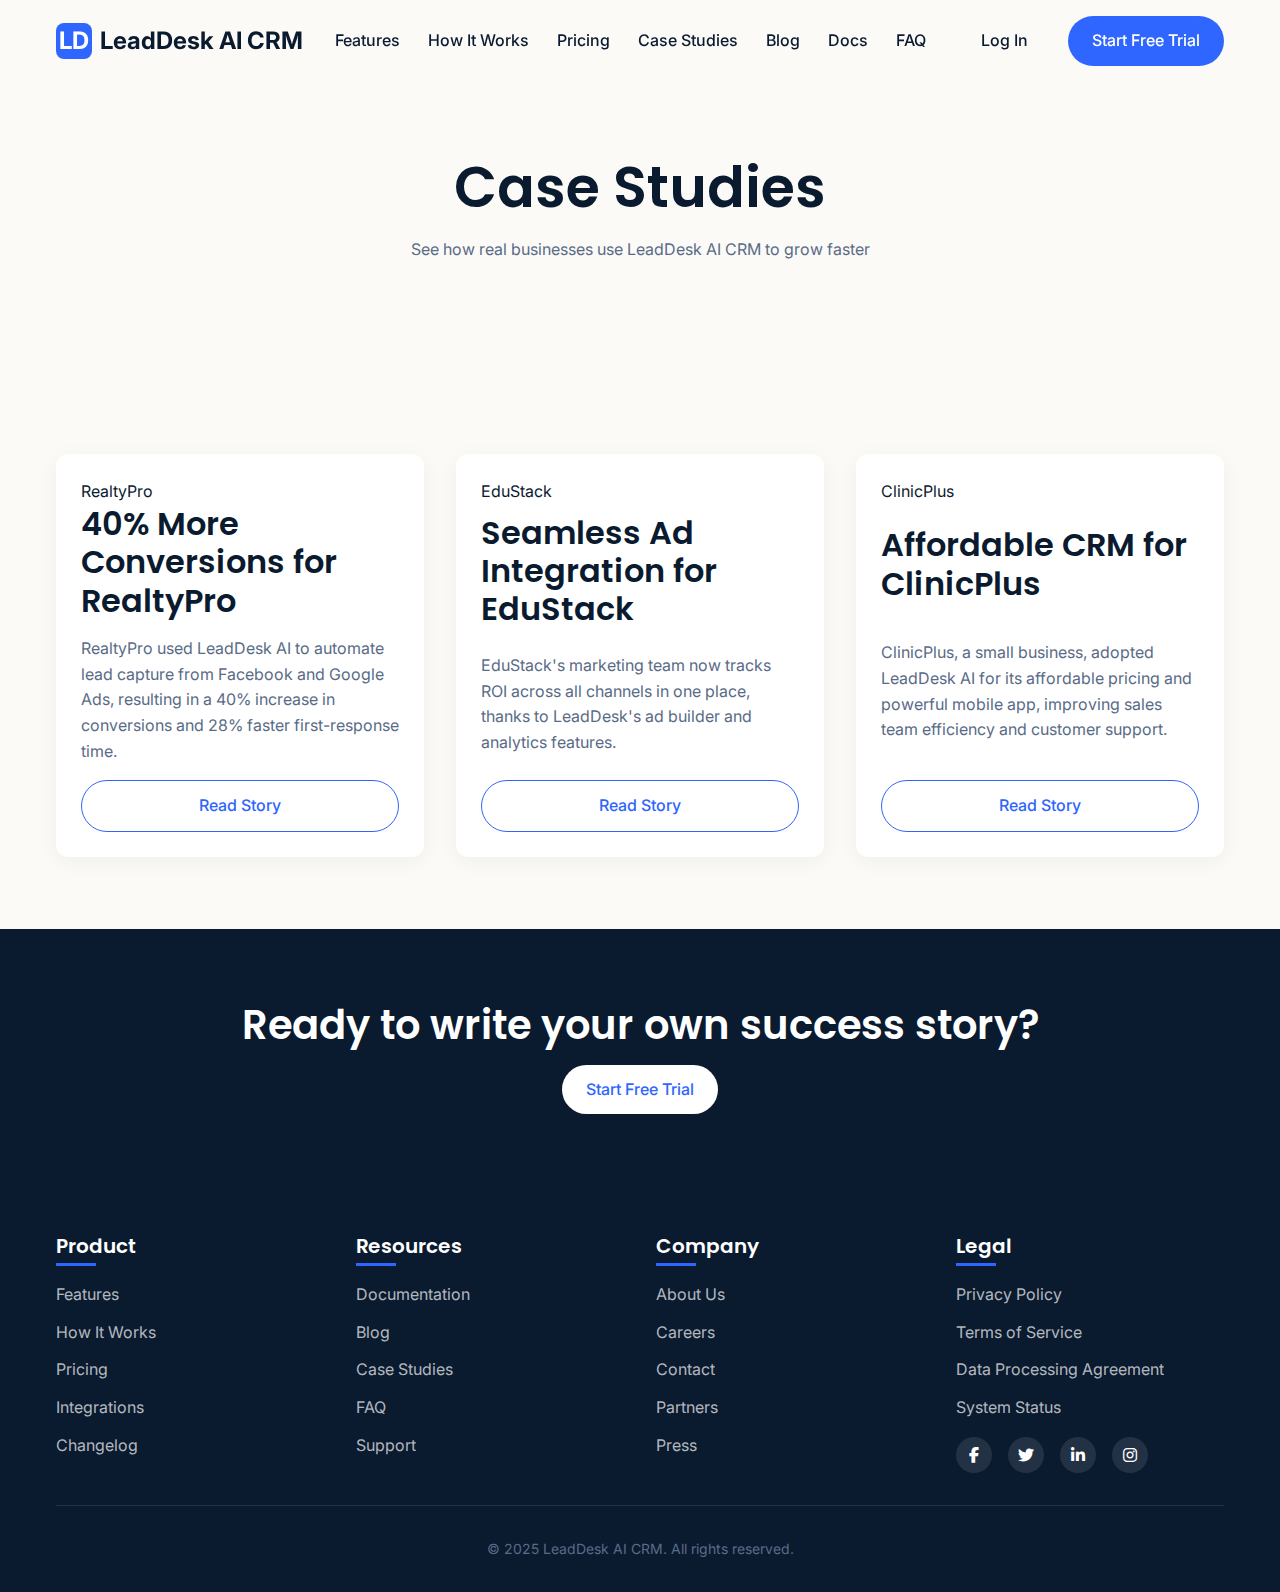
<file: case-studies.html>
<!DOCTYPE html>
<html lang="en">
  <head>
    <meta charset="UTF-8" />
    <meta name="viewport" content="width=device-width, initial-scale=1.0" />
    <title>Case Studies | LeadDesk AI CRM</title>
    <meta
      name="description"
      content="See how real businesses use LeadDesk AI CRM to run ads, capture leads, and close more deals. Read our customer success stories."
    />
    <link
      rel="icon"
      href="data:image/svg+xml,<svg xmlns='http://www.w3.org/2000/svg' viewBox='0 0 100 100'><text y='.9em' font-size='90'>📊</text></svg>"
    />
    <link rel="preconnect" href="https://fonts.googleapis.com" />
    <link rel="preconnect" href="https://fonts.gstatic.com" crossorigin />
    <link
      href="https://fonts.googleapis.com/css2?family=Inter:wght@400;500;600;700&family=Poppins:wght@500;600;700&family=JetBrains+Mono:wght@400;500&display=swap"
      rel="stylesheet"
    />
    <link
      rel="stylesheet"
      href="https://cdnjs.cloudflare.com/ajax/libs/font-awesome/6.4.0/css/all.min.css"
    />
    <link rel="stylesheet" href="style.css" />
  </head>
  <body>
    <!-- Navigation -->
    <nav class="navbar" id="navbar">
      <div class="container navbar-container">
        <div class="logo">
          <div class="logo-icon">LD</div>
          LeadDesk AI CRM
        </div>
        <ul class="nav-links">
          <li><a href="features.html">Features</a></li>
          <li><a href="how-it-works.html">How It Works</a></li>
          <li><a href="pricing.html">Pricing</a></li>
          <li><a href="case-studies.html" class="active">Case Studies</a></li>
          <li><a href="blog.html">Blog</a></li>
          <li><a href="docs.html">Docs</a></li>
          <li><a href="faq.html">FAQ</a></li>
        </ul>
        <div class="nav-actions">
          <a href="login.html" class="btn btn-ghost">Log In</a>
          <a href="signup.html" class="btn btn-primary">Start Free Trial</a>
        </div>
      </div>
    </nav>

    <!-- Case Studies Header -->
    <section class="section case-studies-header">
      <div class="container">
        <div class="section-header">
          <h1>Case Studies</h1>
          <p>See how real businesses use LeadDesk AI CRM to grow faster</p>
        </div>
      </div>
    </section>

    <!-- Case Studies Grid -->
    <section class="section case-studies-list">
      <div class="container">
        <div class="case-studies-grid">
          <div class="case-study-card">
            <div class="case-study-logo">RealtyPro</div>
            <h3>40% More Conversions for RealtyPro</h3>
            <p>
              RealtyPro used LeadDesk AI to automate lead capture from Facebook
              and Google Ads, resulting in a 40% increase in conversions and 28%
              faster first-response time.
            </p>
            <a href="#" class="btn btn-secondary">Read Story</a>
          </div>
          <div class="case-study-card">
            <div class="case-study-logo">EduStack</div>
            <h3>Seamless Ad Integration for EduStack</h3>
            <p>
              EduStack's marketing team now tracks ROI across all channels in
              one place, thanks to LeadDesk's ad builder and analytics features.
            </p>
            <a href="#" class="btn btn-secondary">Read Story</a>
          </div>
          <div class="case-study-card">
            <div class="case-study-logo">ClinicPlus</div>
            <h3>Affordable CRM for ClinicPlus</h3>
            <p>
              ClinicPlus, a small business, adopted LeadDesk AI for its
              affordable pricing and powerful mobile app, improving sales team
              efficiency and customer support.
            </p>
            <a href="#" class="btn btn-secondary">Read Story</a>
          </div>
        </div>
      </div>
    </section>

    <!-- Call to Action -->
    <section class="section cta">
      <div class="container text-center">
        <h2>Ready to write your own success story?</h2>
        <a href="signup.html" class="btn btn-primary">Start Free Trial</a>
      </div>
    </section>

    <!-- Footer -->
    <footer class="footer">
      <div class="container">
        <div class="footer-content">
          <div class="footer-column">
            <h3>Product</h3>
            <ul class="footer-links">
              <li><a href="features.html">Features</a></li>
              <li><a href="how-it-works.html">How It Works</a></li>
              <li><a href="pricing.html">Pricing</a></li>
              <li><a href="integrations.html">Integrations</a></li>
              <li><a href="#changelog">Changelog</a></li>
            </ul>
          </div>
          <div class="footer-column">
            <h3>Resources</h3>
            <ul class="footer-links">
              <li><a href="docs.html">Documentation</a></li>
              <li><a href="blog.html">Blog</a></li>
              <li><a href="case-studies.html">Case Studies</a></li>
              <li><a href="faq.html">FAQ</a></li>
              <li><a href="#support">Support</a></li>
            </ul>
          </div>
          <div class="footer-column">
            <h3>Company</h3>
            <ul class="footer-links">
              <li><a href="#about">About Us</a></li>
              <li><a href="#careers">Careers</a></li>
              <li><a href="#contact">Contact</a></li>
              <li><a href="#partners">Partners</a></li>
              <li><a href="#press">Press</a></li>
            </ul>
          </div>
          <div class="footer-column">
            <h3>Legal</h3>
            <ul class="footer-links">
              <li><a href="legal/privacy.html">Privacy Policy</a></li>
              <li><a href="legal/terms.html">Terms of Service</a></li>
              <li><a href="legal/dpa.html">Data Processing Agreement</a></li>
              <li><a href="#status">System Status</a></li>
            </ul>
            <div class="social-icons">
              <a href="#" aria-label="Facebook"
                ><i class="fab fa-facebook-f"></i
              ></a>
              <a href="#" aria-label="Twitter"
                ><i class="fab fa-twitter"></i
              ></a>
              <a href="#" aria-label="LinkedIn"
                ><i class="fab fa-linkedin-in"></i
              ></a>
              <a href="#" aria-label="Instagram"
                ><i class="fab fa-instagram"></i
              ></a>
            </div>
          </div>
        </div>
        <div class="footer-bottom">
          <p>&copy; 2025 LeadDesk AI CRM. All rights reserved.</p>
        </div>
      </div>
    </footer>
    <script src="script.js"></script>
  </body>
</html>
</file>
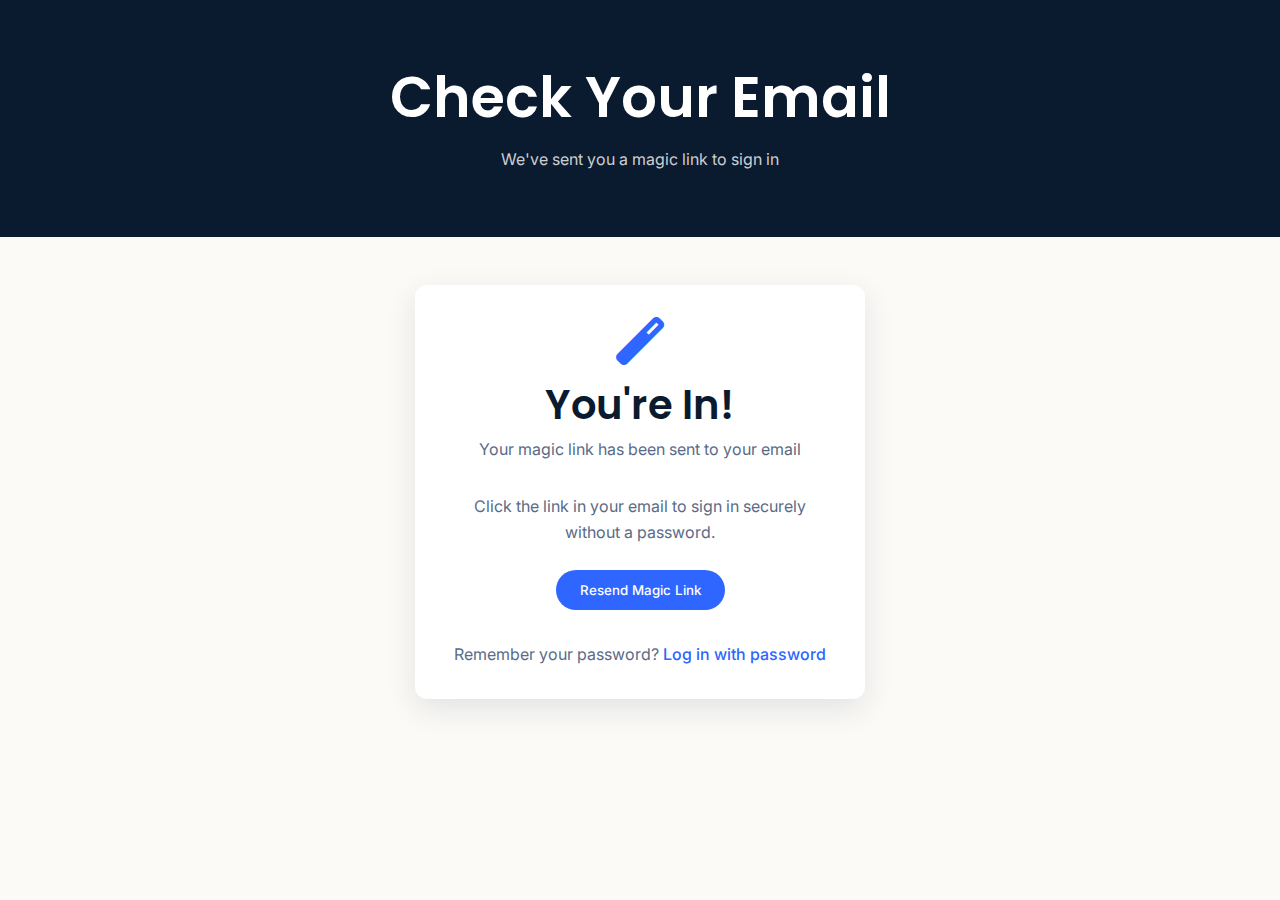
<file: check-your-email.html>
<!DOCTYPE html>
<html lang="en">
  <head>
    <meta charset="UTF-8" />
    <meta name="viewport" content="width=device-width, initial-scale=1.0" />
    <title>LeadDesk AI CRM - All-in-One Lead Management Solution</title>
    <meta
      name="description"
      content="Run ads, capture leads, and close deals with LeadDesk AI CRM. The all-in-one solution for modern businesses."
    />

    <!-- Open Graph / Facebook -->
    <meta property="og:type" content="website" />
    <meta property="og:url" content="https://leaddesk.ai/" />
    <meta
      property="og:title"
      content="LeadDesk AI CRM - All-in-One Lead Management Solution"
    />
    <meta
      property="og:description"
      content="Run ads, capture leads, and close deals with LeadDesk AI CRM. The all-in-one solution for modern businesses."
    />
    <meta property="og:image" content="https://leaddesk.ai/og-image.jpg" />

    <!-- Twitter -->
    <meta property="twitter:card" content="summary_large_image" />
    <meta property="twitter:url" content="https://leaddesk.ai/" />
    <meta
      property="twitter:title"
      content="LeadDesk AI CRM - All-in-One Lead Management Solution"
    />
    <meta
      property="twitter:description"
      content="Run ads, capture leads, and close deals with LeadDesk AI CRM. The all-in-one solution for modern businesses."
    />
    <meta property="twitter:image" content="https://leaddesk.ai/og-image.jpg" />

    <!-- Favicon -->
    <link
      rel="icon"
      href="data:image/svg+xml,<svg xmlns='http://www.w3.org/2000/svg' viewBox='0 0 100 100'><text y='.9em' font-size='90'>📊</text></svg>"
    />

    <!-- Fonts -->
    <link rel="preconnect" href="https://fonts.googleapis.com" />
    <link rel="preconnect" href="https://fonts.gstatic.com" crossorigin />
    <link
      href="https://fonts.googleapis.com/css2?family=Inter:wght@400;500;600;700&family=Poppins:wght@500;600;700&family=JetBrains+Mono:wght@400;500&display=swap"
      rel="stylesheet"
    />

    <!-- Font Awesome for icons -->
    <link
      rel="stylesheet"
      href="https://cdnjs.cloudflare.com/ajax/libs/font-awesome/6.4.0/css/all.min.css"
    />

    <link rel="stylesheet" href="style.css" />
  </head>
<body>
    <!-- Magic Link Page -->
      <div id="magic-link-page" class="auth-page">
        <div class="page-header">
          <h1>Check Your Email</h1>
          <p>We've sent you a magic link to sign in</p>
        </div>
        <div class="container">
          <div class="auth-container">
            <div class="auth-header" style="text-align: center">
              <i
                class="fas fa-magic"
                style="
                  font-size: 3rem;
                  color: var(--sapphire);
                  margin-bottom: 1rem;
                "
              ></i>
              <h2>You're In!</h2>
              <p>Your magic link has been sent to your email</p>
            </div>
            <div style="text-align: center; margin-bottom: 2rem">
              <p style="color: var(--slate); margin-bottom: 1.5rem">
                Click the link in your email to sign in securely without a
                password.
              </p>
              <button class="btn btn-primary">Resend Magic Link</button>
            </div>
            <div class="auth-alt" style="text-align: center">
              Remember your password? <a href="/login">Log in with password</a>
            </div>
          </div>
        </div>
      </div>
    </div>
    <script src="script.js"></script>
</body>
</html>
</file>
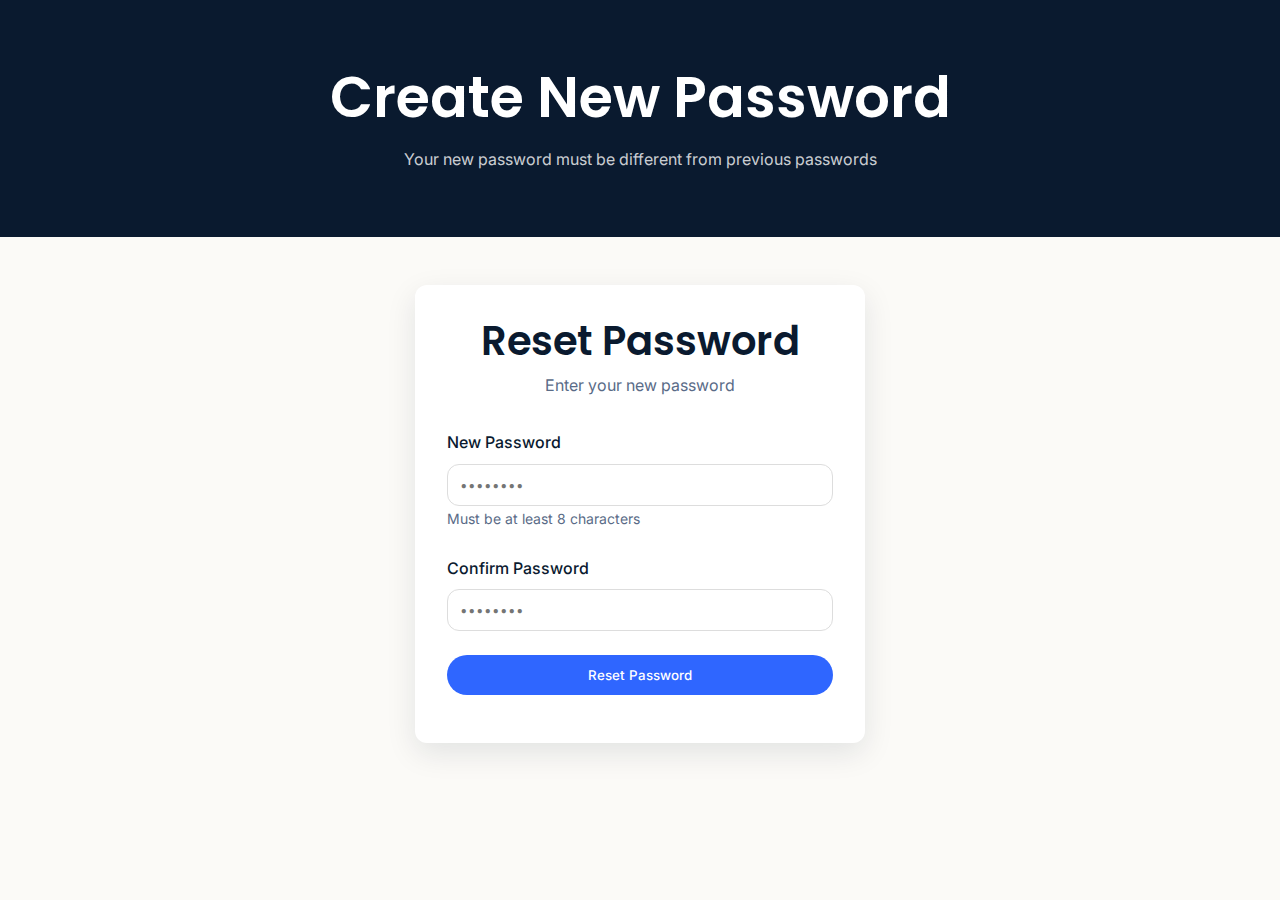
<file: create-new-password.html>
<!DOCTYPE html>
<html lang="en">
  <head>
    <meta charset="UTF-8" />
    <meta name="viewport" content="width=device-width, initial-scale=1.0" />
    <title>LeadDesk AI CRM - All-in-One Lead Management Solution</title>
    <meta
      name="description"
      content="Run ads, capture leads, and close deals with LeadDesk AI CRM. The all-in-one solution for modern businesses."
    />

    <!-- Open Graph / Facebook -->
    <meta property="og:type" content="website" />
    <meta property="og:url" content="https://leaddesk.ai/" />
    <meta
      property="og:title"
      content="LeadDesk AI CRM - All-in-One Lead Management Solution"
    />
    <meta
      property="og:description"
      content="Run ads, capture leads, and close deals with LeadDesk AI CRM. The all-in-one solution for modern businesses."
    />
    <meta property="og:image" content="https://leaddesk.ai/og-image.jpg" />

    <!-- Twitter -->
    <meta property="twitter:card" content="summary_large_image" />
    <meta property="twitter:url" content="https://leaddesk.ai/" />
    <meta
      property="twitter:title"
      content="LeadDesk AI CRM - All-in-One Lead Management Solution"
    />
    <meta
      property="twitter:description"
      content="Run ads, capture leads, and close deals with LeadDesk AI CRM. The all-in-one solution for modern businesses."
    />
    <meta property="twitter:image" content="https://leaddesk.ai/og-image.jpg" />

    <!-- Favicon -->
    <link
      rel="icon"
      href="data:image/svg+xml,<svg xmlns='http://www.w3.org/2000/svg' viewBox='0 0 100 100'><text y='.9em' font-size='90'>📊</text></svg>"
    />

    <!-- Fonts -->
    <link rel="preconnect" href="https://fonts.googleapis.com" />
    <link rel="preconnect" href="https://fonts.gstatic.com" crossorigin />
    <link
      href="https://fonts.googleapis.com/css2?family=Inter:wght@400;500;600;700&family=Poppins:wght@500;600;700&family=JetBrains+Mono:wght@400;500&display=swap"
      rel="stylesheet"
    />

    <!-- Font Awesome for icons -->
    <link
      rel="stylesheet"
      href="https://cdnjs.cloudflare.com/ajax/libs/font-awesome/6.4.0/css/all.min.css"
    />

    <link rel="stylesheet" href="style.css" />
  </head>
  <body>
    <!-- Reset Password Page -->
    <div id="reset-password-page" class="auth-page">
      <div class="page-header">
        <h1>Create New Password</h1>
        <p>Your new password must be different from previous passwords</p>
      </div>
      <div class="container">
        <div class="auth-container">
          <div class="auth-header">
            <h2>Reset Password</h2>
            <p>Enter your new password</p>
          </div>
          <form>
            <div class="form-group">
              <label for="new-password">New Password</label>
              <input
                type="password"
                id="new-password"
                class="form-control"
                placeholder="••••••••"
                required
              />
              <small style="color: var(--slate); font-size: 0.875rem"
                >Must be at least 8 characters</small
              >
            </div>
            <div class="form-group">
              <label for="confirm-password">Confirm Password</label>
              <input
                type="password"
                id="confirm-password"
                class="form-control"
                placeholder="••••••••"
                required
              />
            </div>
            <button
              type="submit"
              class="btn btn-primary"
              style="width: 100%; margin-bottom: 1rem"
            >
              Reset Password
            </button>
          </form>
        </div>
      </div>
    </div>
    <script src="script.js"></script>
  </body>
</html>
</file>
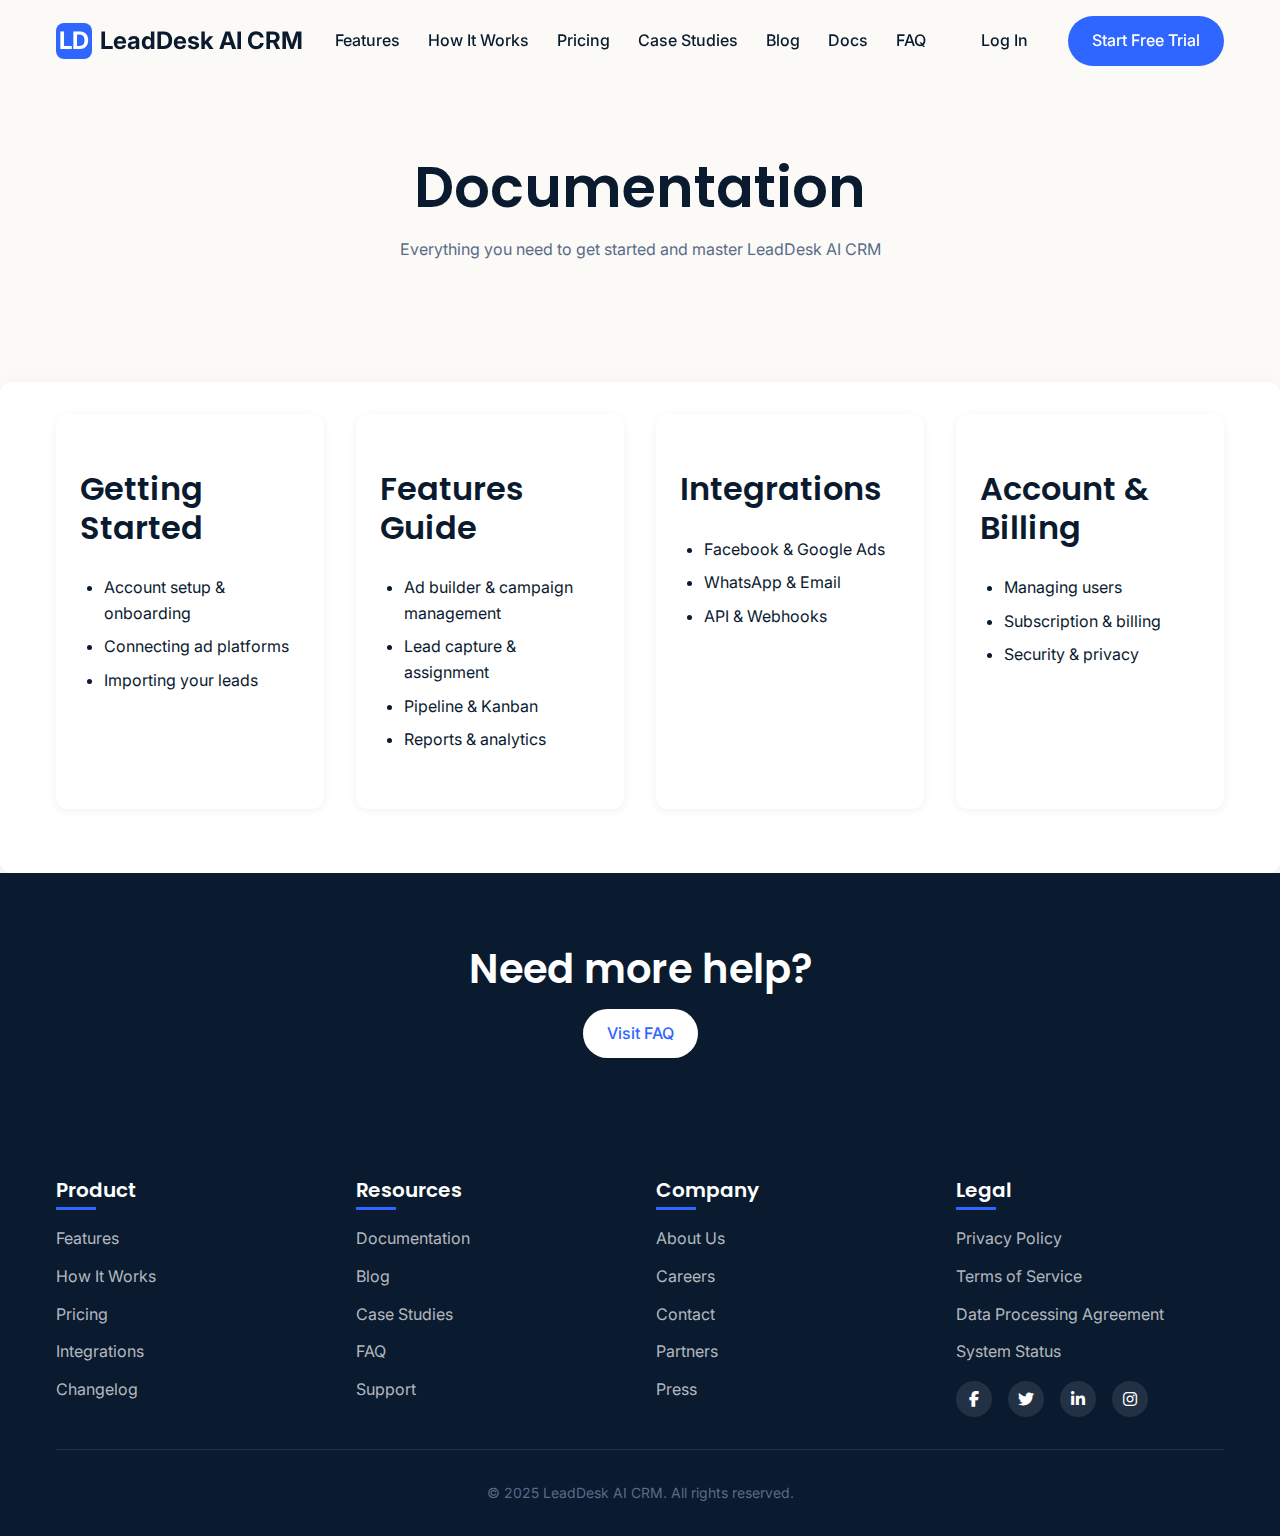
<file: docs.html>
<!DOCTYPE html>
<html lang="en">
  <head>
    <meta charset="UTF-8" />
    <meta name="viewport" content="width=device-width, initial-scale=1.0" />
    <title>Docs | LeadDesk AI CRM</title>
    <meta
      name="description"
      content="Documentation for LeadDesk AI CRM. Learn how to use features, integrations, and get the most out of your CRM experience."
    />
    <link
      rel="icon"
      href="data:image/svg+xml,<svg xmlns='http://www.w3.org/2000/svg' viewBox='0 0 100 100'><text y='.9em' font-size='90'>📊</text></svg>"
    />
    <link rel="preconnect" href="https://fonts.googleapis.com" />
    <link rel="preconnect" href="https://fonts.gstatic.com" crossorigin />
    <link
      href="https://fonts.googleapis.com/css2?family=Inter:wght@400;500;600;700&family=Poppins:wght@500;600;700&family=JetBrains+Mono:wght@400;500&display=swap"
      rel="stylesheet"
    />
    <link
      rel="stylesheet"
      href="https://cdnjs.cloudflare.com/ajax/libs/font-awesome/6.4.0/css/all.min.css"
    />
    <link rel="stylesheet" href="style.css" />
  </head>
  <body>
    <!-- Navigation -->
    <nav class="navbar" id="navbar">
      <div class="container navbar-container">
        <div class="logo">
          <div class="logo-icon">LD</div>
          LeadDesk AI CRM
        </div>
        <ul class="nav-links">
          <li><a href="features.html">Features</a></li>
          <li><a href="how-it-works.html">How It Works</a></li>
          <li><a href="pricing.html">Pricing</a></li>
          <li><a href="case-studies.html">Case Studies</a></li>
          <li><a href="blog.html">Blog</a></li>
          <li><a href="docs.html" class="active">Docs</a></li>
          <li><a href="faq.html">FAQ</a></li>
        </ul>
        <div class="nav-actions">
          <a href="login.html" class="btn btn-ghost">Log In</a>
          <a href="signup.html" class="btn btn-primary">Start Free Trial</a>
        </div>
      </div>
    </nav>

    <!-- Docs Header -->
    <section class="section docs-header">
      <div class="container">
        <div class="section-header">
          <h1>Documentation</h1>
          <p>Everything you need to get started and master LeadDesk AI CRM</p>
        </div>
      </div>
    </section>

    <!-- Docs Content -->
    <section class="section docs-content">
      <div class="container">
        <div class="docs-list">
          <div class="docs-card">
            <h3>Getting Started</h3>
            <ul>
              <li>Account setup & onboarding</li>
              <li>Connecting ad platforms</li>
              <li>Importing your leads</li>
            </ul>
          </div>
          <div class="docs-card">
            <h3>Features Guide</h3>
            <ul>
              <li>Ad builder & campaign management</li>
              <li>Lead capture & assignment</li>
              <li>Pipeline & Kanban</li>
              <li>Reports & analytics</li>
            </ul>
          </div>
          <div class="docs-card">
            <h3>Integrations</h3>
            <ul>
              <li>Facebook & Google Ads</li>
              <li>WhatsApp & Email</li>
              <li>API & Webhooks</li>
            </ul>
          </div>
          <div class="docs-card">
            <h3>Account & Billing</h3>
            <ul>
              <li>Managing users</li>
              <li>Subscription & billing</li>
              <li>Security & privacy</li>
            </ul>
          </div>
        </div>
      </div>
    </section>

    <!-- Call to Action -->
    <section class="section cta">
      <div class="container text-center">
        <h2>Need more help?</h2>
        <a href="faq.html" class="btn btn-primary">Visit FAQ</a>
      </div>
    </section>

    <!-- Footer -->
    <footer class="footer">
      <div class="container">
        <div class="footer-content">
          <div class="footer-column">
            <h3>Product</h3>
            <ul class="footer-links">
              <li><a href="features.html">Features</a></li>
              <li><a href="how-it-works.html">How It Works</a></li>
              <li><a href="pricing.html">Pricing</a></li>
              <li><a href="integrations.html">Integrations</a></li>
              <li><a href="#changelog">Changelog</a></li>
            </ul>
          </div>
          <div class="footer-column">
            <h3>Resources</h3>
            <ul class="footer-links">
              <li><a href="docs.html">Documentation</a></li>
              <li><a href="blog.html">Blog</a></li>
              <li><a href="case-studies.html">Case Studies</a></li>
              <li><a href="faq.html">FAQ</a></li>
              <li><a href="#support">Support</a></li>
            </ul>
          </div>
          <div class="footer-column">
            <h3>Company</h3>
            <ul class="footer-links">
              <li><a href="#about">About Us</a></li>
              <li><a href="#careers">Careers</a></li>
              <li><a href="#contact">Contact</a></li>
              <li><a href="#partners">Partners</a></li>
              <li><a href="#press">Press</a></li>
            </ul>
          </div>
          <div class="footer-column">
            <h3>Legal</h3>
            <ul class="footer-links">
              <li><a href="legal/privacy.html">Privacy Policy</a></li>
              <li><a href="legal/terms.html">Terms of Service</a></li>
              <li><a href="legal/dpa.html">Data Processing Agreement</a></li>
              <li><a href="#status">System Status</a></li>
            </ul>
            <div class="social-icons">
              <a href="#" aria-label="Facebook"
                ><i class="fab fa-facebook-f"></i
              ></a>
              <a href="#" aria-label="Twitter"
                ><i class="fab fa-twitter"></i
              ></a>
              <a href="#" aria-label="LinkedIn"
                ><i class="fab fa-linkedin-in"></i
              ></a>
              <a href="#" aria-label="Instagram"
                ><i class="fab fa-instagram"></i
              ></a>
            </div>
          </div>
        </div>
        <div class="footer-bottom">
          <p>&copy; 2025 LeadDesk AI CRM. All rights reserved.</p>
        </div>
      </div>
    </footer>
    <script src="script.js"></script>
  </body>
</html>
</file>
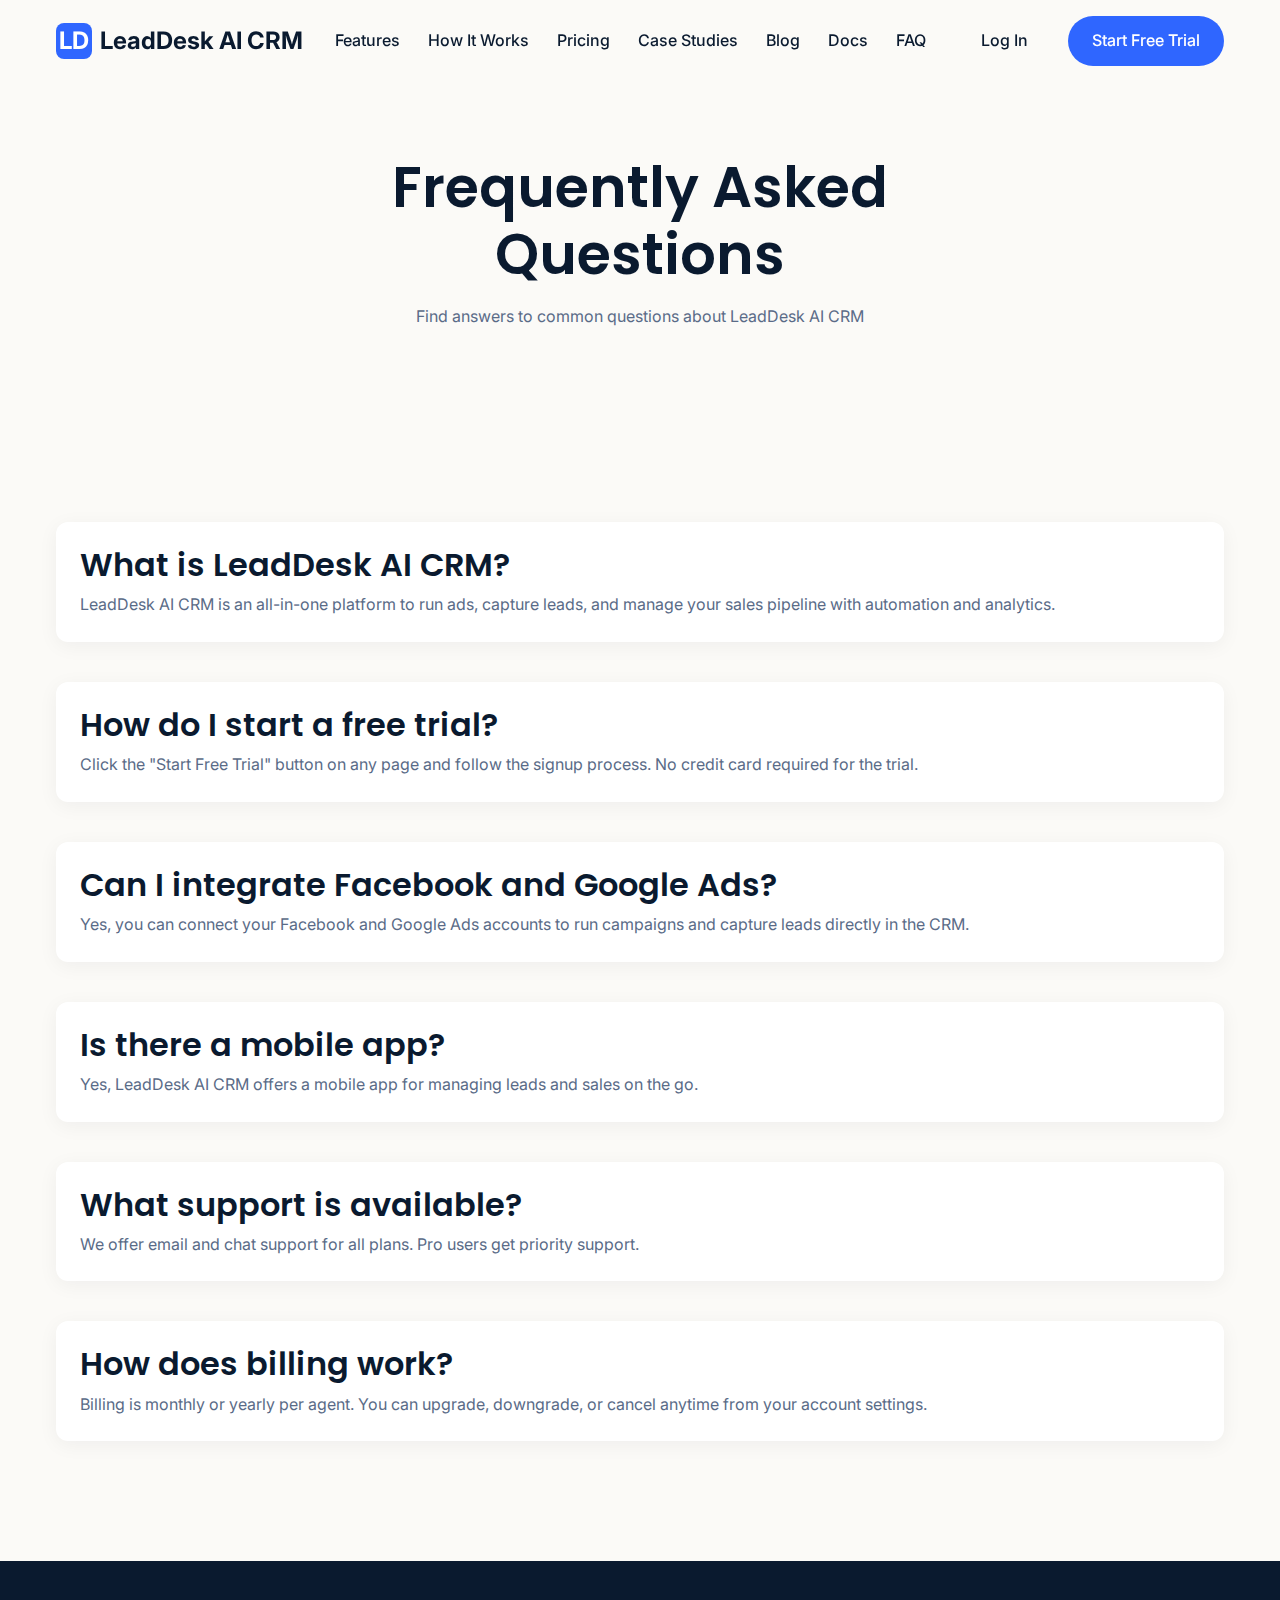
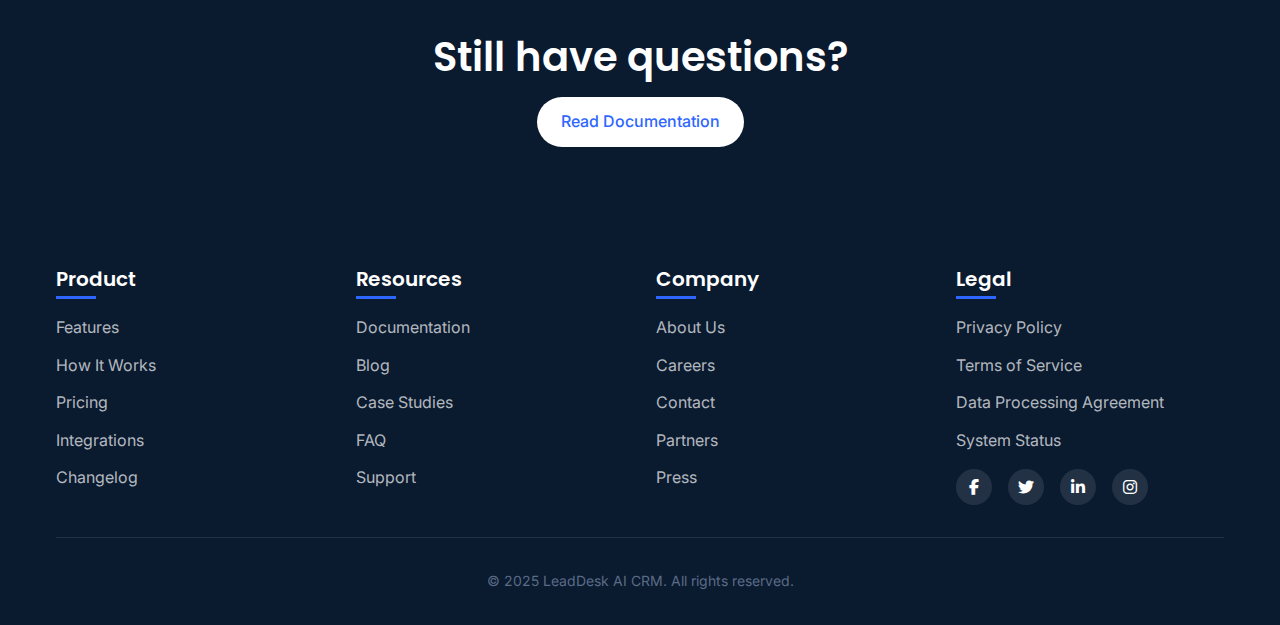
<file: faq.html>
<!DOCTYPE html>
<html lang="en">
  <head>
    <meta charset="UTF-8" />
    <meta name="viewport" content="width=device-width, initial-scale=1.0" />
    <title>FAQ | LeadDesk AI CRM</title>
    <meta
      name="description"
      content="Frequently Asked Questions about LeadDesk AI CRM. Find answers to common questions about features, pricing, and support."
    />
    <link
      rel="icon"
      href="data:image/svg+xml,<svg xmlns='http://www.w3.org/2000/svg' viewBox='0 0 100 100'><text y='.9em' font-size='90'>📊</text></svg>"
    />
    <link rel="preconnect" href="https://fonts.googleapis.com" />
    <link rel="preconnect" href="https://fonts.gstatic.com" crossorigin />
    <link
      href="https://fonts.googleapis.com/css2?family=Inter:wght@400;500;600;700&family=Poppins:wght@500;600;700&family=JetBrains+Mono:wght@400;500&display=swap"
      rel="stylesheet"
    />
    <link
      rel="stylesheet"
      href="https://cdnjs.cloudflare.com/ajax/libs/font-awesome/6.4.0/css/all.min.css"
    />
    <link rel="stylesheet" href="style.css" />
  </head>
  <body>
    <!-- Navigation -->
    <nav class="navbar" id="navbar">
      <div class="container navbar-container">
        <div class="logo">
          <div class="logo-icon">LD</div>
          LeadDesk AI CRM
        </div>
        <ul class="nav-links">
          <li><a href="features.html">Features</a></li>
          <li><a href="how-it-works.html">How It Works</a></li>
          <li><a href="pricing.html">Pricing</a></li>
          <li><a href="case-studies.html">Case Studies</a></li>
          <li><a href="blog.html">Blog</a></li>
          <li><a href="docs.html">Docs</a></li>
          <li><a href="faq.html" class="active">FAQ</a></li>
        </ul>
        <div class="nav-actions">
          <a href="login.html" class="btn btn-ghost">Log In</a>
          <a href="signup.html" class="btn btn-primary">Start Free Trial</a>
        </div>
      </div>
    </nav>

    <!-- FAQ Header -->
    <section class="section faq-header">
      <div class="container">
        <div class="section-header">
          <h1>Frequently Asked Questions</h1>
          <p>Find answers to common questions about LeadDesk AI CRM</p>
        </div>
      </div>
    </section>

    <!-- FAQ Content -->
    <section class="section faq-content">
      <div class="container">
        <div class="faq-list">
          <div class="faq-item">
            <h3>What is LeadDesk AI CRM?</h3>
            <p>
              LeadDesk AI CRM is an all-in-one platform to run ads, capture
              leads, and manage your sales pipeline with automation and
              analytics.
            </p>
          </div>
          <div class="faq-item">
            <h3>How do I start a free trial?</h3>
            <p>
              Click the "Start Free Trial" button on any page and follow the
              signup process. No credit card required for the trial.
            </p>
          </div>
          <div class="faq-item">
            <h3>Can I integrate Facebook and Google Ads?</h3>
            <p>
              Yes, you can connect your Facebook and Google Ads accounts to run
              campaigns and capture leads directly in the CRM.
            </p>
          </div>
          <div class="faq-item">
            <h3>Is there a mobile app?</h3>
            <p>
              Yes, LeadDesk AI CRM offers a mobile app for managing leads and
              sales on the go.
            </p>
          </div>
          <div class="faq-item">
            <h3>What support is available?</h3>
            <p>
              We offer email and chat support for all plans. Pro users get
              priority support.
            </p>
          </div>
          <div class="faq-item">
            <h3>How does billing work?</h3>
            <p>
              Billing is monthly or yearly per agent. You can upgrade,
              downgrade, or cancel anytime from your account settings.
            </p>
          </div>
        </div>
      </div>
    </section>

    <!-- Call to Action -->
    <section class="section cta">
      <div class="container text-center">
        <h2>Still have questions?</h2>
        <a href="docs.html" class="btn btn-primary">Read Documentation</a>
      </div>
    </section>

    <!-- Footer -->
    <footer class="footer">
      <div class="container">
        <div class="footer-content">
          <div class="footer-column">
            <h3>Product</h3>
            <ul class="footer-links">
              <li><a href="features.html">Features</a></li>
              <li><a href="how-it-works.html">How It Works</a></li>
              <li><a href="pricing.html">Pricing</a></li>
              <li><a href="integrations.html">Integrations</a></li>
              <li><a href="#changelog">Changelog</a></li>
            </ul>
          </div>
          <div class="footer-column">
            <h3>Resources</h3>
            <ul class="footer-links">
              <li><a href="docs.html">Documentation</a></li>
              <li><a href="blog.html">Blog</a></li>
              <li><a href="case-studies.html">Case Studies</a></li>
              <li><a href="faq.html">FAQ</a></li>
              <li><a href="#support">Support</a></li>
            </ul>
          </div>
          <div class="footer-column">
            <h3>Company</h3>
            <ul class="footer-links">
              <li><a href="#about">About Us</a></li>
              <li><a href="#careers">Careers</a></li>
              <li><a href="#contact">Contact</a></li>
              <li><a href="#partners">Partners</a></li>
              <li><a href="#press">Press</a></li>
            </ul>
          </div>
          <div class="footer-column">
            <h3>Legal</h3>
            <ul class="footer-links">
              <li><a href="legal/privacy.html">Privacy Policy</a></li>
              <li><a href="legal/terms.html">Terms of Service</a></li>
              <li><a href="legal/dpa.html">Data Processing Agreement</a></li>
              <li><a href="#status">System Status</a></li>
            </ul>
            <div class="social-icons">
              <a href="#" aria-label="Facebook"
                ><i class="fab fa-facebook-f"></i
              ></a>
              <a href="#" aria-label="Twitter"
                ><i class="fab fa-twitter"></i
              ></a>
              <a href="#" aria-label="LinkedIn"
                ><i class="fab fa-linkedin-in"></i
              ></a>
              <a href="#" aria-label="Instagram"
                ><i class="fab fa-instagram"></i
              ></a>
            </div>
          </div>
        </div>
        <div class="footer-bottom">
          <p>&copy; 2025 LeadDesk AI CRM. All rights reserved.</p>
        </div>
      </div>
    </footer>
    <script src="script.js"></script>
  </body>
</html>
</file>
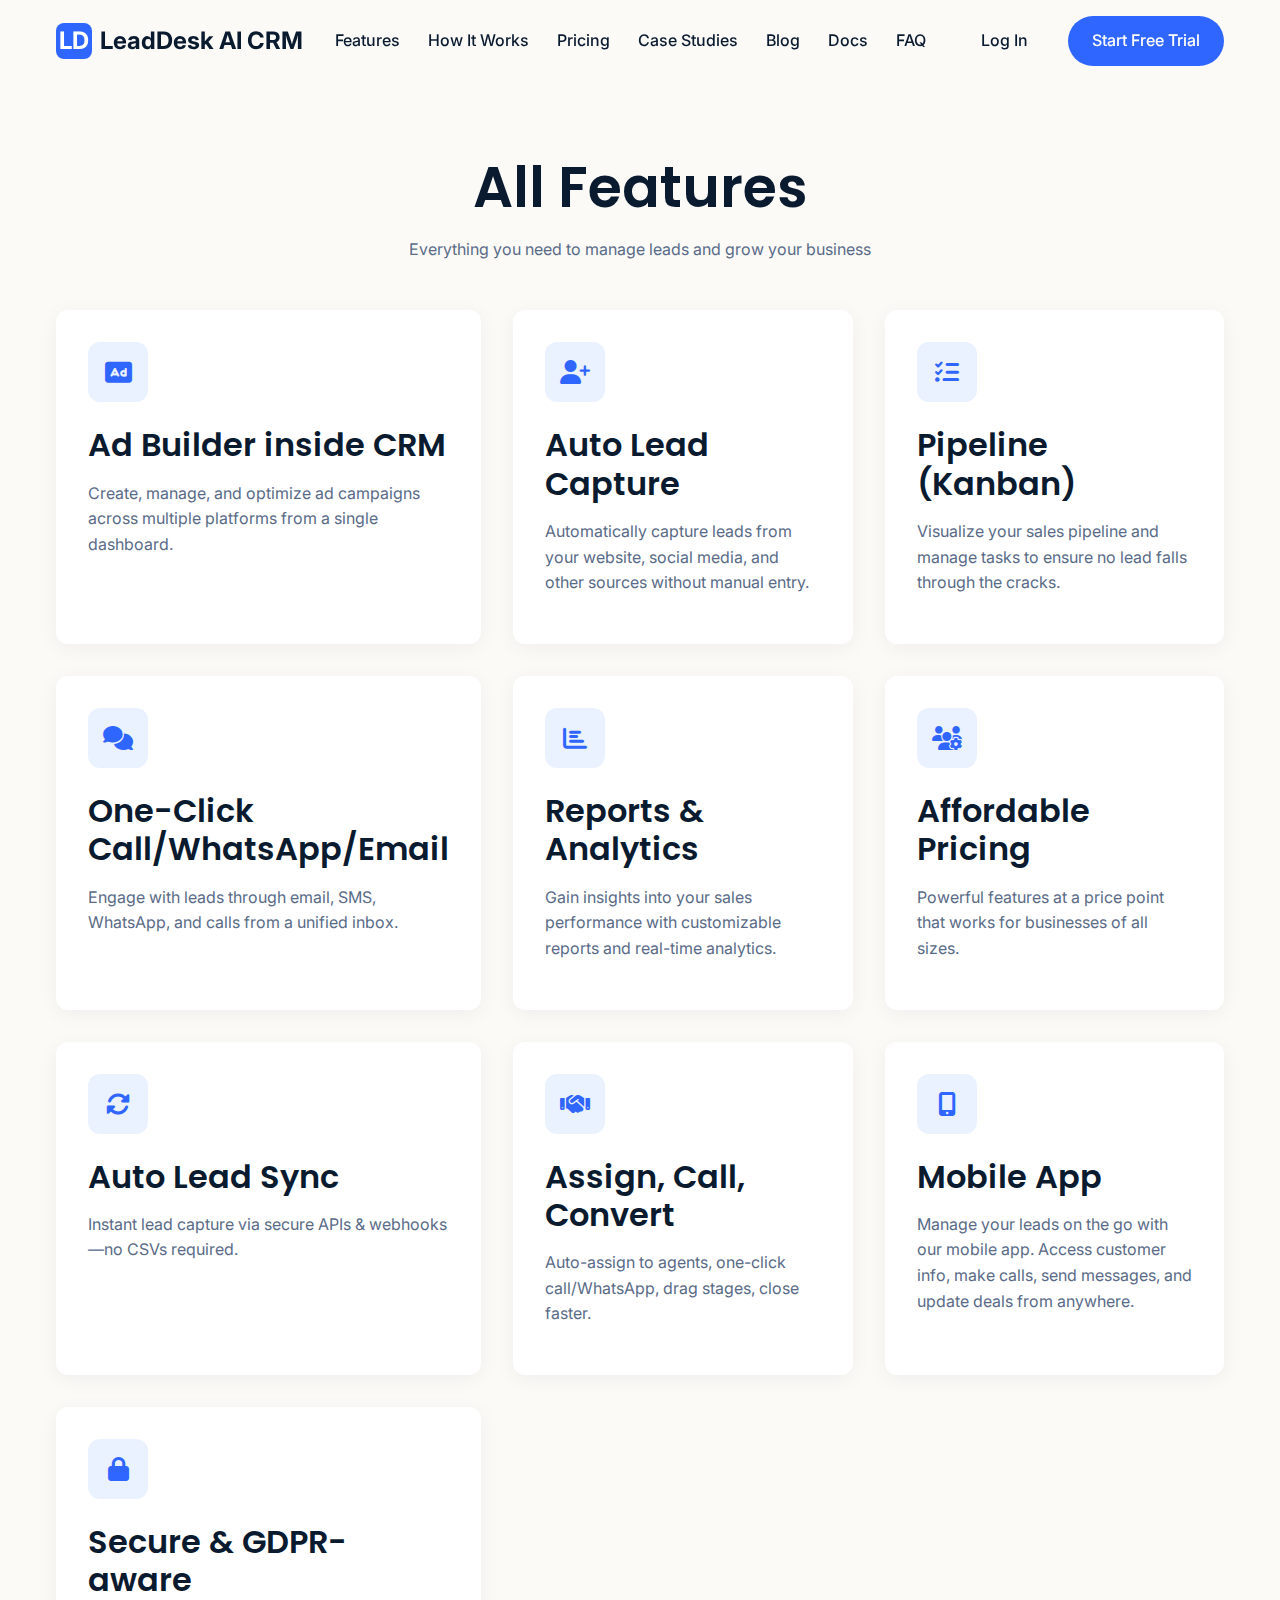
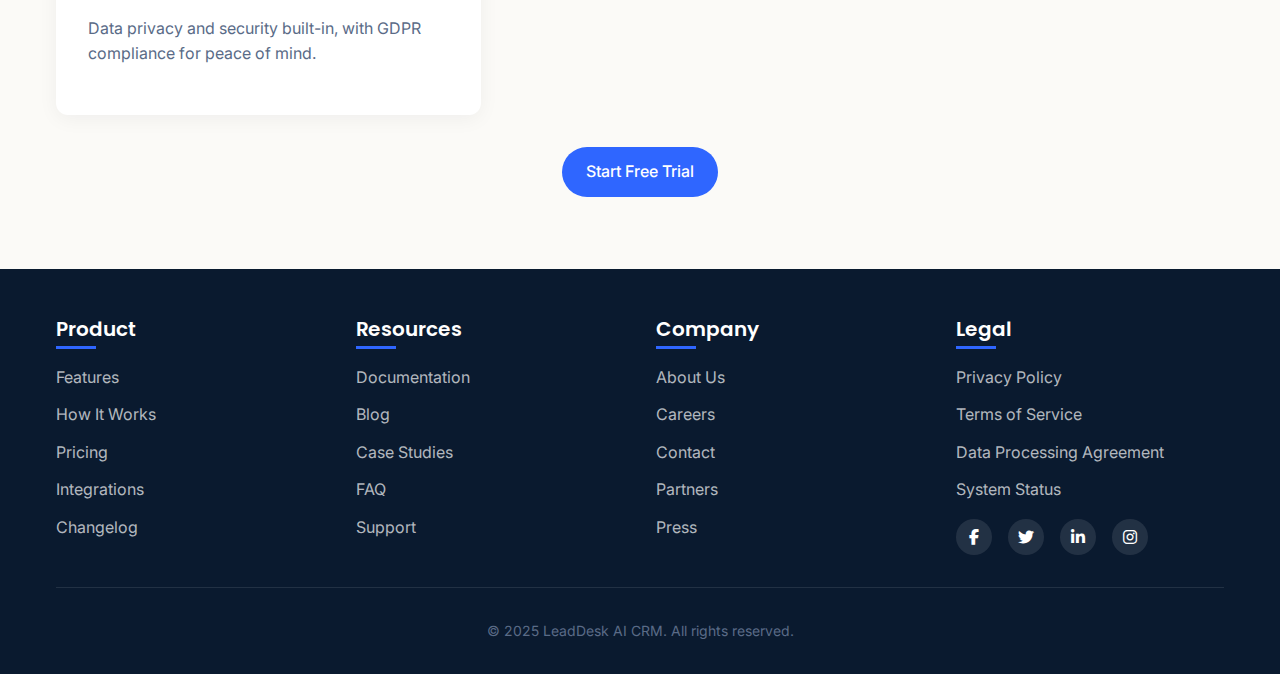
<file: features.html>
<!DOCTYPE html>
<html lang="en">
  <head>
    <meta charset="UTF-8" />
    <meta name="viewport" content="width=device-width, initial-scale=1.0" />
    <title>Features | LeadDesk AI CRM</title>
    <meta
      name="description"
      content="Explore all features of LeadDesk AI CRM. Run ads, capture leads, manage pipeline, and close deals with powerful tools."
    />
    <link
      rel="icon"
      href="data:image/svg+xml,<svg xmlns='http://www.w3.org/2000/svg' viewBox='0 0 100 100'><text y='.9em' font-size='90'>📊</text></svg>"
    />
    <link rel="preconnect" href="https://fonts.googleapis.com" />
    <link rel="preconnect" href="https://fonts.gstatic.com" crossorigin />
    <link
      href="https://fonts.googleapis.com/css2?family=Inter:wght@400;500;600;700&family=Poppins:wght@500;600;700&family=JetBrains+Mono:wght@400;500&display=swap"
      rel="stylesheet"
    />
    <link
      rel="stylesheet"
      href="https://cdnjs.cloudflare.com/ajax/libs/font-awesome/6.4.0/css/all.min.css"
    />
    <link rel="stylesheet" href="style.css" />
  </head>
  <body>
    <!-- Navigation -->
    <nav class="navbar" id="navbar">
      <div class="container navbar-container">
        <div class="logo">
          <div class="logo-icon">LD</div>
          LeadDesk AI CRM
        </div>
        <ul class="nav-links">
          <li><a href="./features.html">Features</a></li>
          <li><a href="./how-it-works.html">How It Works</a></li>
          <li><a href="./pricing.html">Pricing</a></li>
          <li><a href="./case-studies.html">Case Studies</a></li>
          <li><a href="./blog.html">Blog</a></li>
          <li><a href="#docs">Docs</a></li>
          <li><a href="#faq">FAQ</a></li>
        </ul>
        <div class="nav-actions">
          <a href="./login.html" class="btn btn-ghost">Log In</a>
          <a href="./signup.html" class="btn btn-primary">Start Free Trial</a>
          <button class="mobile-menu-btn">
            <i class="fas fa-bars"></i>
          </button>
        </div>
      </div>
    </nav>

    <!-- Features Section -->
    <section class="features section" id="features">
      <div class="container">
        <div class="section-header">
          <h1>All Features</h1>
          <p>Everything you need to manage leads and grow your business</p>
        </div>
        <div class="features-grid">
          <div class="feature-card">
            <div class="feature-icon">
              <i class="fas fa-ad"></i>
            </div>
            <h3>Ad Builder inside CRM</h3>
            <p>
              Create, manage, and optimize ad campaigns across multiple
              platforms from a single dashboard.
            </p>
          </div>
          <div class="feature-card">
            <div class="feature-icon">
              <i class="fas fa-user-plus"></i>
            </div>
            <h3>Auto Lead Capture</h3>
            <p>
              Automatically capture leads from your website, social media, and
              other sources without manual entry.
            </p>
          </div>
          <div class="feature-card">
            <div class="feature-icon">
              <i class="fas fa-tasks"></i>
            </div>
            <h3>Pipeline (Kanban)</h3>
            <p>
              Visualize your sales pipeline and manage tasks to ensure no lead
              falls through the cracks.
            </p>
          </div>
          <div class="feature-card">
            <div class="feature-icon">
              <i class="fas fa-comments"></i>
            </div>
            <h3>One-Click Call/WhatsApp/Email</h3>
            <p>
              Engage with leads through email, SMS, WhatsApp, and calls from a
              unified inbox.
            </p>
          </div>
          <div class="feature-card">
            <div class="feature-icon">
              <i class="fas fa-chart-bar"></i>
            </div>
            <h3>Reports & Analytics</h3>
            <p>
              Gain insights into your sales performance with customizable
              reports and real-time analytics.
            </p>
          </div>
          <div class="feature-card">
            <div class="feature-icon">
              <i class="fas fa-users-cog"></i>
            </div>
            <h3>Affordable Pricing</h3>
            <p>
              Powerful features at a price point that works for businesses of
              all sizes.
            </p>
          </div>
          <div class="feature-card">
            <div class="feature-icon">
              <i class="fas fa-sync-alt"></i>
            </div>
            <h3>Auto Lead Sync</h3>
            <p>
              Instant lead capture via secure APIs & webhooks—no CSVs required.
            </p>
          </div>
          <div class="feature-card">
            <div class="feature-icon">
              <i class="fas fa-handshake"></i>
            </div>
            <h3>Assign, Call, Convert</h3>
            <p>
              Auto-assign to agents, one-click call/WhatsApp, drag stages, close
              faster.
            </p>
          </div>
          <div class="feature-card">
            <div class="feature-icon">
              <i class="fas fa-mobile-alt"></i>
            </div>
            <h3>Mobile App</h3>
            <p>
              Manage your leads on the go with our mobile app. Access customer
              info, make calls, send messages, and update deals from anywhere.
            </p>
          </div>
          <div class="feature-card">
            <div class="feature-icon">
              <i class="fas fa-lock"></i>
            </div>
            <h3>Secure & GDPR-aware</h3>
            <p>
              Data privacy and security built-in, with GDPR compliance for peace
              of mind.
            </p>
          </div>
        </div>
        <div class="text-center" style="margin-top: 2rem">
          <a href="signup.html" class="btn btn-primary">Start Free Trial</a>
        </div>
      </div>
    </section>

    <!-- Footer -->
    <footer class="footer">
      <div class="container">
        <div class="footer-content">
          <div class="footer-column">
            <h3>Product</h3>
            <ul class="footer-links">
              <li><a href="features.html">Features</a></li>
              <li><a href="index.html#how-it-works">How It Works</a></li>
              <li><a href="pricing.html">Pricing</a></li>
              <li><a href="integrations.html">Integrations</a></li>
              <li><a href="#changelog">Changelog</a></li>
            </ul>
          </div>
          <div class="footer-column">
            <h3>Resources</h3>
            <ul class="footer-links">
              <li><a href="docs.html">Documentation</a></li>
              <li><a href="blog.html">Blog</a></li>
              <li><a href="case-studies.html">Case Studies</a></li>
              <li><a href="faq.html">FAQ</a></li>
              <li><a href="#support">Support</a></li>
            </ul>
          </div>
          <div class="footer-column">
            <h3>Company</h3>
            <ul class="footer-links">
              <li><a href="#about">About Us</a></li>
              <li><a href="#careers">Careers</a></li>
              <li><a href="#contact">Contact</a></li>
              <li><a href="#partners">Partners</a></li>
              <li><a href="#press">Press</a></li>
            </ul>
          </div>
          <div class="footer-column">
            <h3>Legal</h3>
            <ul class="footer-links">
              <li><a href="legal/privacy.html">Privacy Policy</a></li>
              <li><a href="legal/terms.html">Terms of Service</a></li>
              <li><a href="legal/dpa.html">Data Processing Agreement</a></li>
              <li><a href="#status">System Status</a></li>
            </ul>
            <div class="social-icons">
              <a href="#" aria-label="Facebook"
                ><i class="fab fa-facebook-f"></i
              ></a>
              <a href="#" aria-label="Twitter"
                ><i class="fab fa-twitter"></i
              ></a>
              <a href="#" aria-label="LinkedIn"
                ><i class="fab fa-linkedin-in"></i
              ></a>
              <a href="#" aria-label="Instagram"
                ><i class="fab fa-instagram"></i
              ></a>
            </div>
          </div>
        </div>
        <div class="footer-bottom">
          <p>&copy; 2025 LeadDesk AI CRM. All rights reserved.</p>
        </div>
      </div>
    </footer>
    <!-- JavaScript -->
    <script src="script.js"></script>
  </body>
</html>
</file>
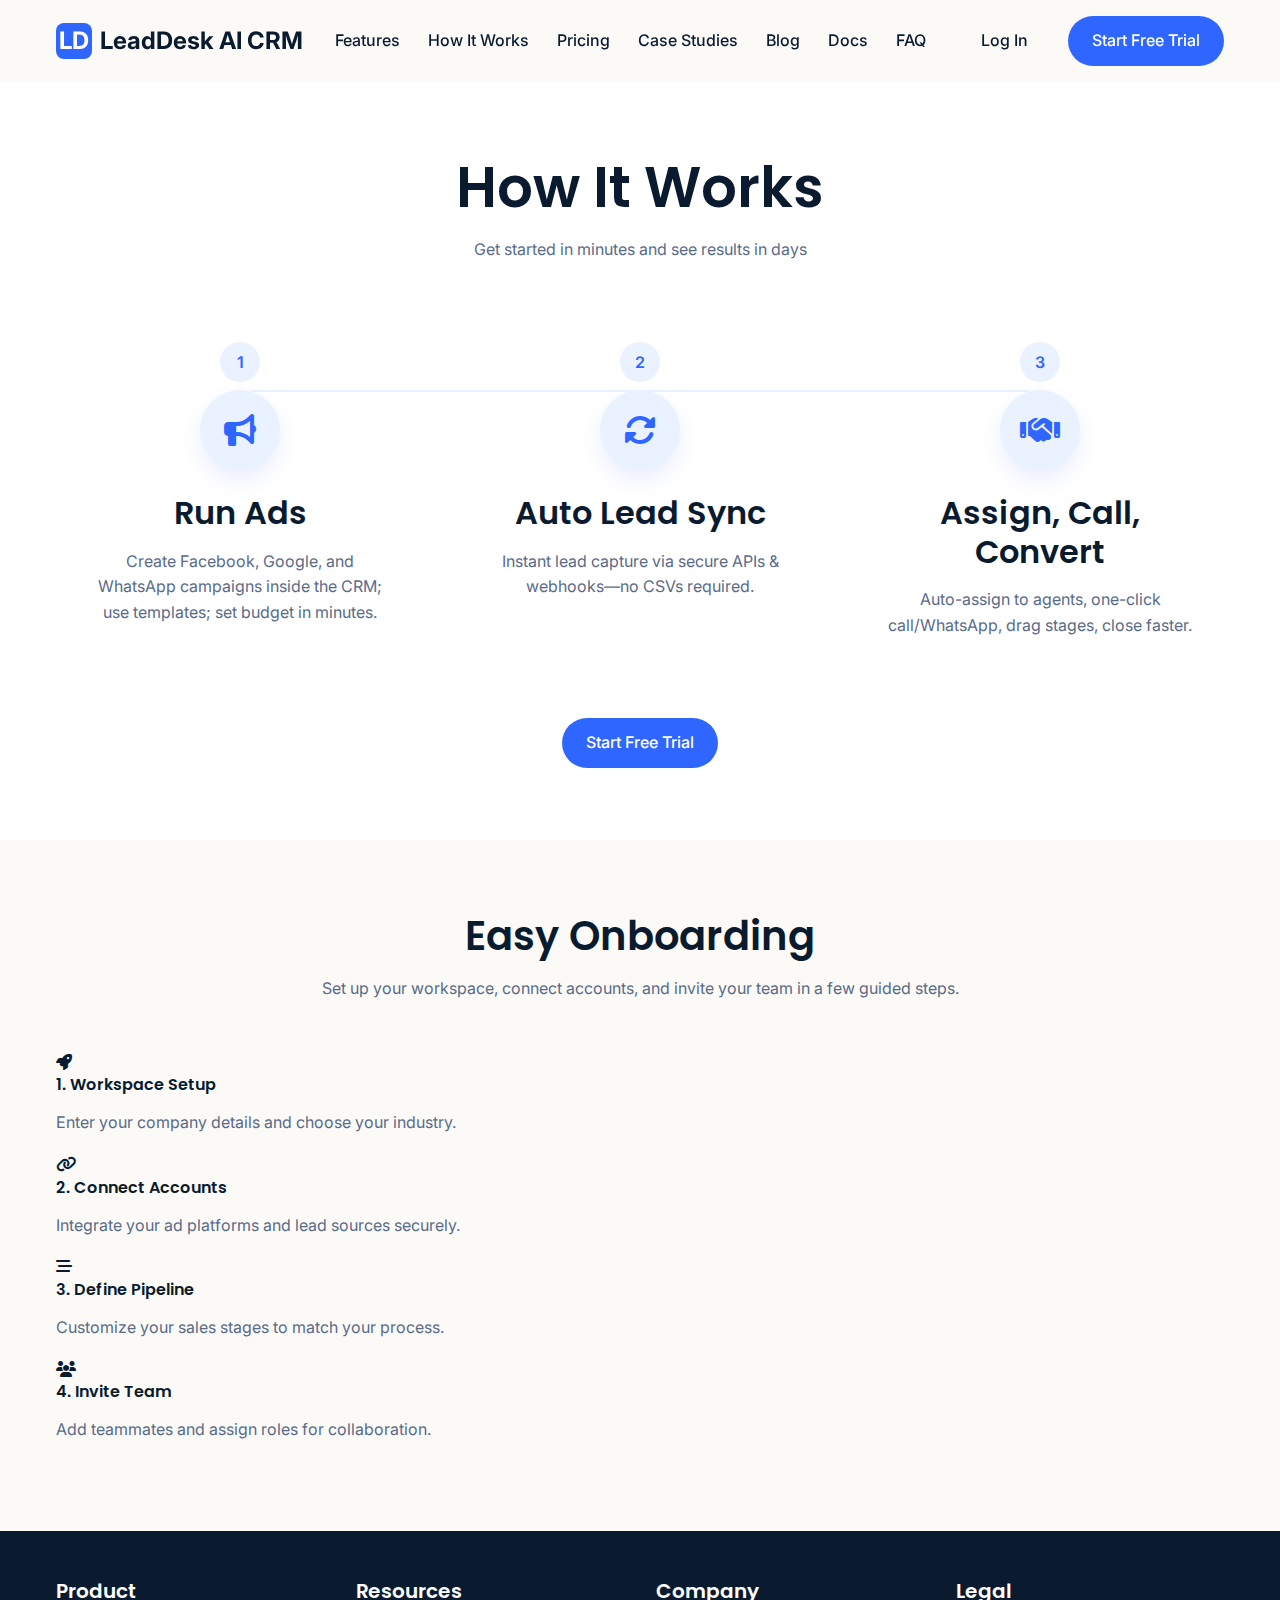
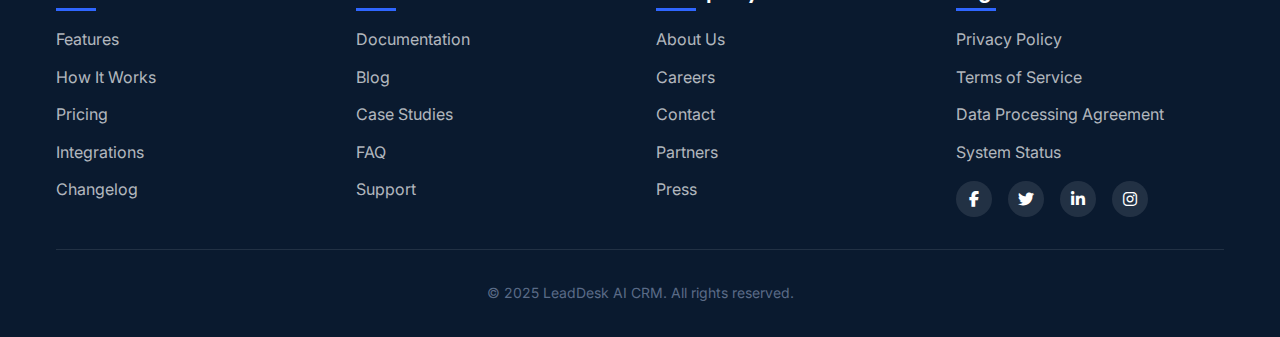
<file: how-it-works.html>
<!DOCTYPE html>
<html lang="en">
  <head>
    <meta charset="UTF-8" />
    <meta name="viewport" content="width=device-width, initial-scale=1.0" />
    <title>How It Works | LeadDesk AI CRM</title>
    <meta
      name="description"
      content="See how LeadDesk AI CRM works: from running ads to capturing leads and closing deals. Simple onboarding and powerful automation for your business."
    />
    <link
      rel="icon"
      href="data:image/svg+xml,<svg xmlns='http://www.w3.org/2000/svg' viewBox='0 0 100 100'><text y='.9em' font-size='90'>📊</text></svg>"
    />
    <link rel="preconnect" href="https://fonts.googleapis.com" />
    <link rel="preconnect" href="https://fonts.gstatic.com" crossorigin />
    <link
      href="https://fonts.googleapis.com/css2?family=Inter:wght@400;500;600;700&family=Poppins:wght@500;600;700&family=JetBrains+Mono:wght@400;500&display=swap"
      rel="stylesheet"
    />
    <link
      rel="stylesheet"
      href="https://cdnjs.cloudflare.com/ajax/libs/font-awesome/6.4.0/css/all.min.css"
    />
    <link rel="stylesheet" href="style.css" />
  </head>
  <body>
    <!-- Navigation -->
    <nav class="navbar" id="navbar">
      <div class="container navbar-container">
        <div class="logo">
          <div class="logo-icon">LD</div>
          LeadDesk AI CRM
        </div>
        <ul class="nav-links">
          <li><a href="./features.html">Features</a></li>
          <li><a href="./how-it-works.html">How It Works</a></li>
          <li><a href="./pricing.html">Pricing</a></li>
          <li><a href="./case-studies.html">Case Studies</a></li>
          <li><a href="./blog.html">Blog</a></li>
          <li><a href="#docs">Docs</a></li>
          <li><a href="#faq">FAQ</a></li>
        </ul>
        <div class="nav-actions">
          <a href="./login.html" class="btn btn-ghost">Log In</a>
          <a href="./signup.html" class="btn btn-primary">Start Free Trial</a>
          <button class="mobile-menu-btn">
            <i class="fas fa-bars"></i>
          </button>
        </div>
      </div>
    </nav>

    <!-- How It Works Section -->
    <section class="how-it-works section" id="how-it-works">
      <div class="container">
        <div class="section-header">
          <h1>How It Works</h1>
          <p>Get started in minutes and see results in days</p>
        </div>
        <div class="steps">
          <div class="step">
            <div class="step-number">1</div>
            <div class="step-icon">
              <i class="fas fa-bullhorn"></i>
            </div>
            <h3>Run Ads</h3>
            <p>
              Create Facebook, Google, and WhatsApp campaigns inside the CRM;
              use templates; set budget in minutes.
            </p>
          </div>
          <div class="step">
            <div class="step-number">2</div>
            <div class="step-icon">
              <i class="fas fa-sync-alt"></i>
            </div>
            <h3>Auto Lead Sync</h3>
            <p>
              Instant lead capture via secure APIs & webhooks—no CSVs required.
            </p>
          </div>
          <div class="step">
            <div class="step-number">3</div>
            <div class="step-icon">
              <i class="fas fa-handshake"></i>
            </div>
            <h3>Assign, Call, Convert</h3>
            <p>
              Auto-assign to agents, one-click call/WhatsApp, drag stages, close
              faster.
            </p>
          </div>
        </div>
        <div class="text-center" style="margin-top: 2rem">
          <a href="signup.html" class="btn btn-primary">Start Free Trial</a>
        </div>
      </div>
    </section>

    <!-- Onboarding Section -->
    <section class="onboarding-demo section">
      <div class="container">
        <div class="section-header">
          <h2>Easy Onboarding</h2>
          <p>
            Set up your workspace, connect accounts, and invite your team in a
            few guided steps.
          </p>
        </div>
        <div class="onboarding-steps-grid">
          <div class="onboarding-step-card">
            <div class="onboarding-step-icon">
              <i class="fas fa-rocket"></i>
            </div>
            <h4>1. Workspace Setup</h4>
            <p>Enter your company details and choose your industry.</p>
          </div>
          <div class="onboarding-step-card">
            <div class="onboarding-step-icon"><i class="fas fa-link"></i></div>
            <h4>2. Connect Accounts</h4>
            <p>Integrate your ad platforms and lead sources securely.</p>
          </div>
          <div class="onboarding-step-card">
            <div class="onboarding-step-icon">
              <i class="fas fa-stream"></i>
            </div>
            <h4>3. Define Pipeline</h4>
            <p>Customize your sales stages to match your process.</p>
          </div>
          <div class="onboarding-step-card">
            <div class="onboarding-step-icon"><i class="fas fa-users"></i></div>
            <h4>4. Invite Team</h4>
            <p>Add teammates and assign roles for collaboration.</p>
          </div>
        </div>
      </div>
    </section>

    <!-- Footer -->
    <footer class="footer">
      <div class="container">
        <div class="footer-content">
          <div class="footer-column">
            <h3>Product</h3>
            <ul class="footer-links">
              <li><a href="features.html">Features</a></li>
              <li><a href="how-it-works.html">How It Works</a></li>
              <li><a href="pricing.html">Pricing</a></li>
              <li><a href="integrations.html">Integrations</a></li>
              <li><a href="#changelog">Changelog</a></li>
            </ul>
          </div>
          <div class="footer-column">
            <h3>Resources</h3>
            <ul class="footer-links">
              <li><a href="docs.html">Documentation</a></li>
              <li><a href="blog.html">Blog</a></li>
              <li><a href="case-studies.html">Case Studies</a></li>
              <li><a href="faq.html">FAQ</a></li>
              <li><a href="#support">Support</a></li>
            </ul>
          </div>
          <div class="footer-column">
            <h3>Company</h3>
            <ul class="footer-links">
              <li><a href="#about">About Us</a></li>
              <li><a href="#careers">Careers</a></li>
              <li><a href="#contact">Contact</a></li>
              <li><a href="#partners">Partners</a></li>
              <li><a href="#press">Press</a></li>
            </ul>
          </div>
          <div class="footer-column">
            <h3>Legal</h3>
            <ul class="footer-links">
              <li><a href="legal/privacy.html">Privacy Policy</a></li>
              <li><a href="legal/terms.html">Terms of Service</a></li>
              <li><a href="legal/dpa.html">Data Processing Agreement</a></li>
              <li><a href="#status">System Status</a></li>
            </ul>
            <div class="social-icons">
              <a href="#" aria-label="Facebook"
                ><i class="fab fa-facebook-f"></i
              ></a>
              <a href="#" aria-label="Twitter"
                ><i class="fab fa-twitter"></i
              ></a>
              <a href="#" aria-label="LinkedIn"
                ><i class="fab fa-linkedin-in"></i
              ></a>
              <a href="#" aria-label="Instagram"
                ><i class="fab fa-instagram"></i
              ></a>
            </div>
          </div>
        </div>
        <div class="footer-bottom">
          <p>&copy; 2025 LeadDesk AI CRM. All rights reserved.</p>
        </div>
      </div>
    </footer>
    <!-- JavaScript -->
    <script src="script.js"></script>
  </body>
</html>
</file>
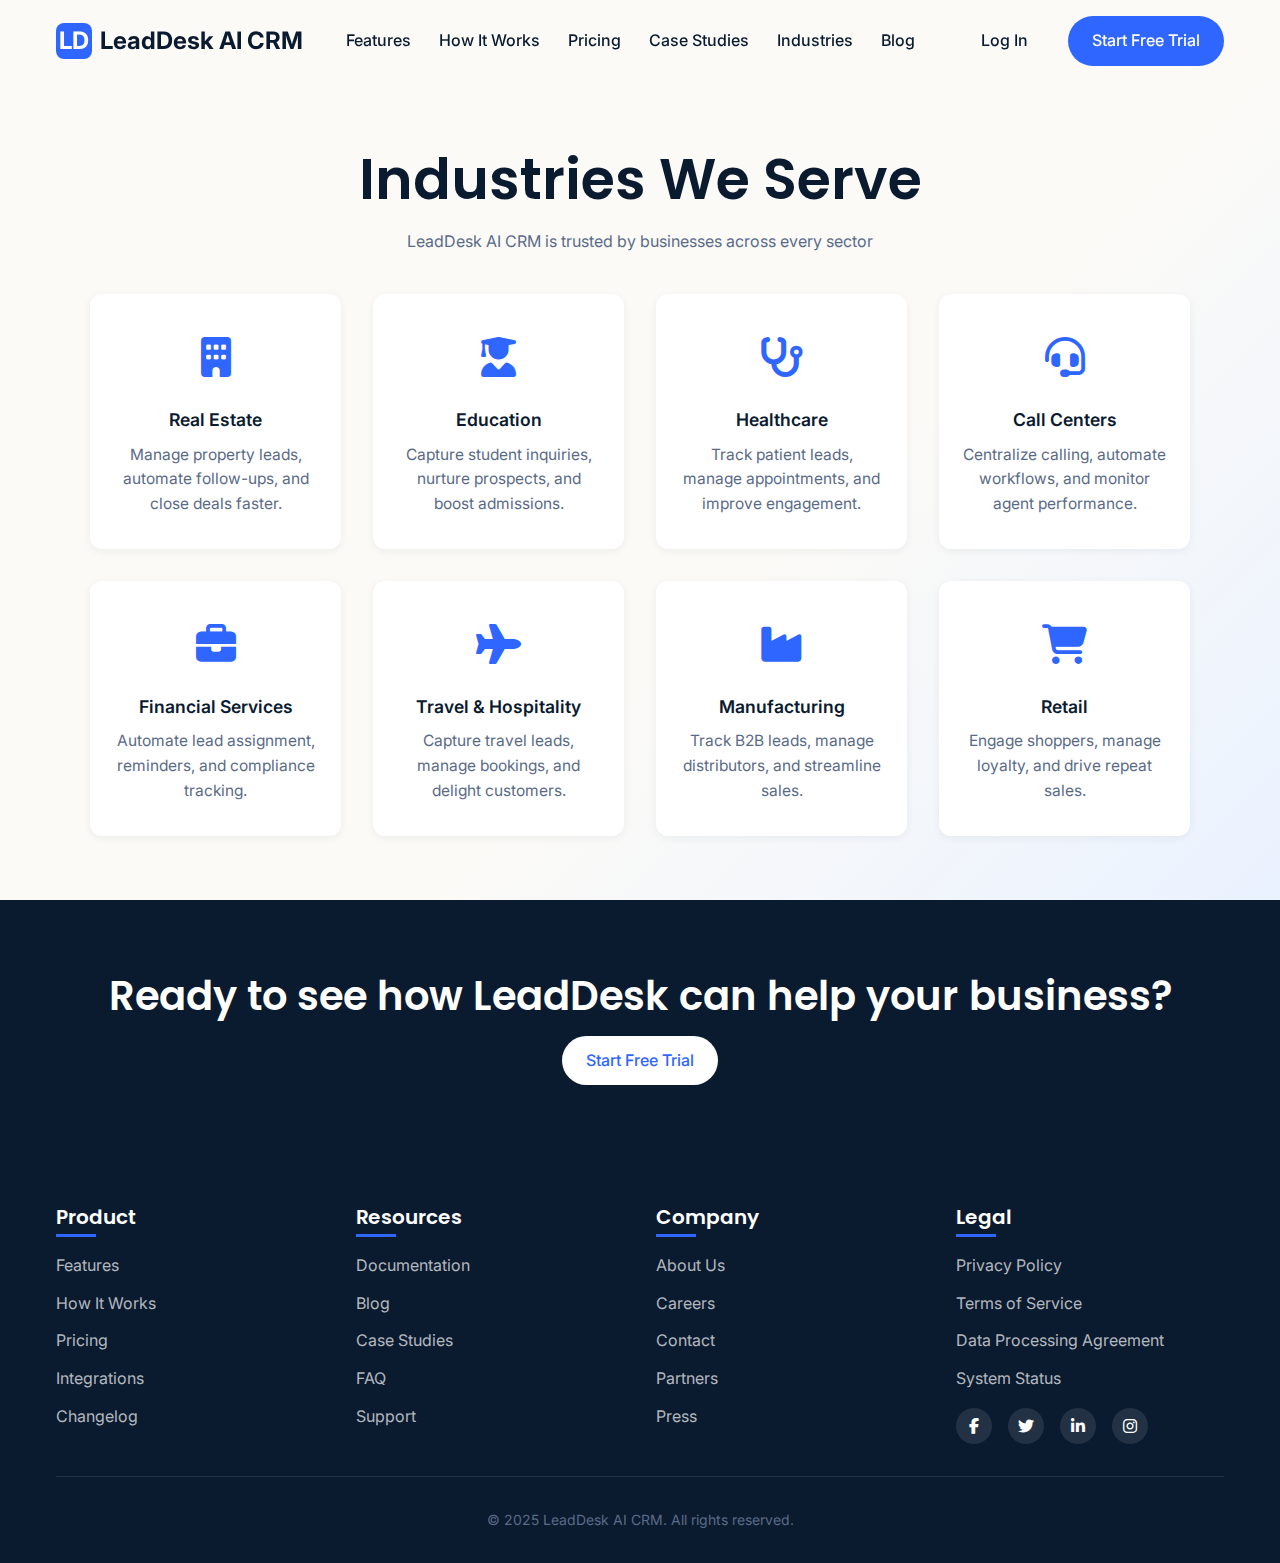
<file: industries.html>
<!DOCTYPE html>
<html lang="en">
  <head>
    <meta charset="UTF-8" />
    <meta name="viewport" content="width=device-width, initial-scale=1.0" />
    <title>Industries | LeadDesk AI CRM</title>
    <meta
      name="description"
      content="See how LeadDesk AI CRM empowers businesses across industries: Real Estate, Education, Healthcare, Call Centers, and more."
    />
    <link
      rel="icon"
      href="data:image/svg+xml,<svg xmlns='http://www.w3.org/2000/svg' viewBox='0 0 100 100'><text y='.9em' font-size='90'>📊</text></svg>"
    />
    <link rel="preconnect" href="https://fonts.googleapis.com" />
    <link rel="preconnect" href="https://fonts.gstatic.com" crossorigin />
    <link
      href="https://fonts.googleapis.com/css2?family=Inter:wght@400;500;600;700&family=Poppins:wght@500;600;700&family=JetBrains+Mono:wght@400;500&display=swap"
      rel="stylesheet"
    />
    <link
      rel="stylesheet"
      href="https://cdnjs.cloudflare.com/ajax/libs/font-awesome/6.4.0/css/all.min.css"
    />
    <link rel="stylesheet" href="style.css" />
  </head>
  <body>
    <!-- Navigation -->
    <nav class="navbar" id="navbar">
      <div class="container navbar-container">
        <div class="logo">
          <div class="logo-icon">LD</div>
          LeadDesk AI CRM
        </div>
        <ul class="nav-links">
          <li><a href="features.html">Features</a></li>
          <li><a href="how-it-works.html">How It Works</a></li>
          <li><a href="pricing.html">Pricing</a></li>
          <li><a href="case-studies.html">Case Studies</a></li>
          <li><a href="industries.html" class="active">Industries</a></li>
          <li><a href="blog.html">Blog</a></li>
          <!-- <li><a href="docs.html">Docs</a></li>
          <li><a href="faq.html">FAQ</a></li> -->
        </ul>
        <div class="nav-actions">
          <a href="login.html" class="btn btn-ghost">Log In</a>
          <a href="signup.html" class="btn btn-primary">Start Free Trial</a>
        </div>
      </div>
    </nav>

    <!-- Industries Header -->
    <section class="section industries-section">
      <div class="container">
        <div class="industries-header">
          <h1>Industries We Serve</h1>
          <p>LeadDesk AI CRM is trusted by businesses across every sector</p>
        </div>
        <div class="industries-grid">
          <div class="industry-card">
            <div class="industry-icon"><i class="fas fa-building"></i></div>
            <div class="industry-title">Real Estate</div>
            <div class="industry-desc">
              Manage property leads, automate follow-ups, and close deals
              faster.
            </div>
          </div>
          <div class="industry-card">
            <div class="industry-icon">
              <i class="fas fa-user-graduate"></i>
            </div>
            <div class="industry-title">Education</div>
            <div class="industry-desc">
              Capture student inquiries, nurture prospects, and boost
              admissions.
            </div>
          </div>
          <div class="industry-card">
            <div class="industry-icon"><i class="fas fa-stethoscope"></i></div>
            <div class="industry-title">Healthcare</div>
            <div class="industry-desc">
              Track patient leads, manage appointments, and improve engagement.
            </div>
          </div>
          <div class="industry-card">
            <div class="industry-icon"><i class="fas fa-headset"></i></div>
            <div class="industry-title">Call Centers</div>
            <div class="industry-desc">
              Centralize calling, automate workflows, and monitor agent
              performance.
            </div>
          </div>
          <div class="industry-card">
            <div class="industry-icon"><i class="fas fa-briefcase"></i></div>
            <div class="industry-title">Financial Services</div>
            <div class="industry-desc">
              Automate lead assignment, reminders, and compliance tracking.
            </div>
          </div>
          <div class="industry-card">
            <div class="industry-icon"><i class="fas fa-plane"></i></div>
            <div class="industry-title">Travel & Hospitality</div>
            <div class="industry-desc">
              Capture travel leads, manage bookings, and delight customers.
            </div>
          </div>
          <div class="industry-card">
            <div class="industry-icon"><i class="fas fa-industry"></i></div>
            <div class="industry-title">Manufacturing</div>
            <div class="industry-desc">
              Track B2B leads, manage distributors, and streamline sales.
            </div>
          </div>
          <div class="industry-card">
            <div class="industry-icon">
              <i class="fas fa-shopping-cart"></i>
            </div>
            <div class="industry-title">Retail</div>
            <div class="industry-desc">
              Engage shoppers, manage loyalty, and drive repeat sales.
            </div>
          </div>
        </div>
      </div>
    </section>

    <!-- Call to Action -->
    <section class="section cta">
      <div class="container text-center">
        <h2>Ready to see how LeadDesk can help your business?</h2>
        <a href="signup.html" class="btn btn-primary">Start Free Trial</a>
      </div>
    </section>

    <!-- Footer -->
    <footer class="footer">
      <div class="container">
        <div class="footer-content">
          <div class="footer-column">
            <h3>Product</h3>
            <ul class="footer-links">
              <li><a href="features.html">Features</a></li>
              <li><a href="how-it-works.html">How It Works</a></li>
              <li><a href="pricing.html">Pricing</a></li>
              <li><a href="integrations.html">Integrations</a></li>
              <li><a href="#changelog">Changelog</a></li>
            </ul>
          </div>
          <div class="footer-column">
            <h3>Resources</h3>
            <ul class="footer-links">
              <li><a href="docs.html">Documentation</a></li>
              <li><a href="blog.html">Blog</a></li>
              <li><a href="case-studies.html">Case Studies</a></li>
              <li><a href="faq.html">FAQ</a></li>
              <li><a href="#support">Support</a></li>
            </ul>
          </div>
          <div class="footer-column">
            <h3>Company</h3>
            <ul class="footer-links">
              <li><a href="#about">About Us</a></li>
              <li><a href="#careers">Careers</a></li>
              <li><a href="#contact">Contact</a></li>
              <li><a href="#partners">Partners</a></li>
              <li><a href="#press">Press</a></li>
            </ul>
          </div>
          <div class="footer-column">
            <h3>Legal</h3>
            <ul class="footer-links">
              <li><a href="legal/privacy.html">Privacy Policy</a></li>
              <li><a href="legal/terms.html">Terms of Service</a></li>
              <li><a href="legal/dpa.html">Data Processing Agreement</a></li>
              <li><a href="#status">System Status</a></li>
            </ul>
            <div class="social-icons">
              <a href="#" aria-label="Facebook"
                ><i class="fab fa-facebook-f"></i
              ></a>
              <a href="#" aria-label="Twitter"
                ><i class="fab fa-twitter"></i
              ></a>
              <a href="#" aria-label="LinkedIn"
                ><i class="fab fa-linkedin-in"></i
              ></a>
              <a href="#" aria-label="Instagram"
                ><i class="fab fa-instagram"></i
              ></a>
            </div>
          </div>
        </div>
        <div class="footer-bottom">
          <p>&copy; 2025 LeadDesk AI CRM. All rights reserved.</p>
        </div>
      </div>
    </footer>
    <script src="script.js"></script>
  </body>
</html>
</file>
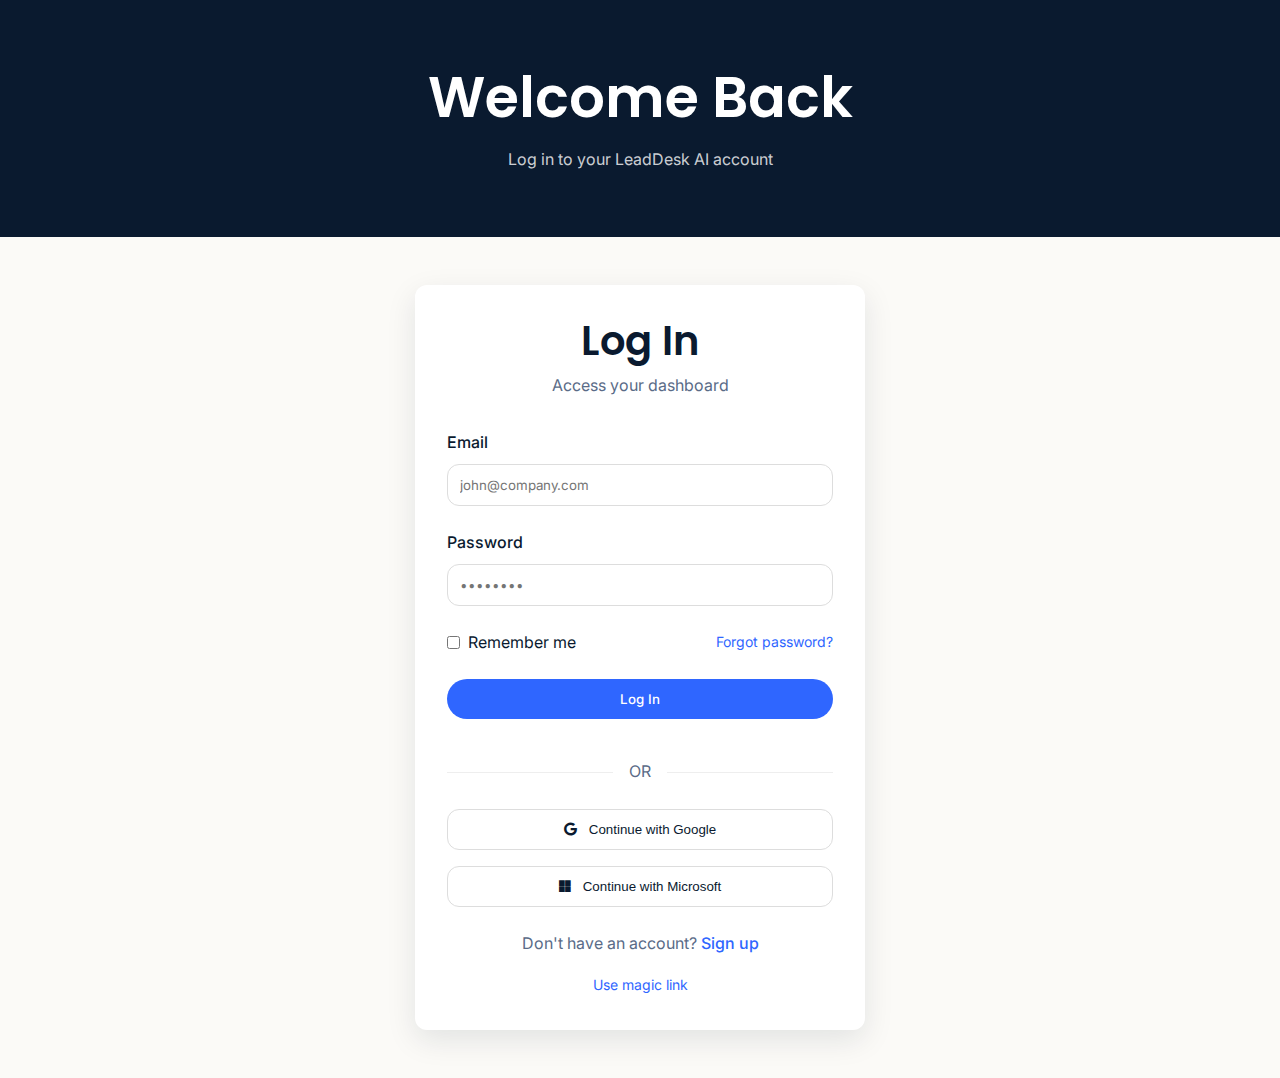
<file: login.html>
<!DOCTYPE html>
<html lang="en">
  <head>
    <meta charset="UTF-8" />
    <meta name="viewport" content="width=device-width, initial-scale=1.0" />
    <title>LeadDesk AI CRM - All-in-One Lead Management Solution</title>
    <meta
      name="description"
      content="Run ads, capture leads, and close deals with LeadDesk AI CRM. The all-in-one solution for modern businesses."
    />

    <!-- Open Graph / Facebook -->
    <meta property="og:type" content="website" />
    <meta property="og:url" content="https://leaddesk.ai/" />
    <meta
      property="og:title"
      content="LeadDesk AI CRM - All-in-One Lead Management Solution"
    />
    <meta
      property="og:description"
      content="Run ads, capture leads, and close deals with LeadDesk AI CRM. The all-in-one solution for modern businesses."
    />
    <meta property="og:image" content="https://leaddesk.ai/og-image.jpg" />

    <!-- Twitter -->
    <meta property="twitter:card" content="summary_large_image" />
    <meta property="twitter:url" content="https://leaddesk.ai/" />
    <meta
      property="twitter:title"
      content="LeadDesk AI CRM - All-in-One Lead Management Solution"
    />
    <meta
      property="twitter:description"
      content="Run ads, capture leads, and close deals with LeadDesk AI CRM. The all-in-one solution for modern businesses."
    />
    <meta property="twitter:image" content="https://leaddesk.ai/og-image.jpg" />

    <!-- Favicon -->
    <link
      rel="icon"
      href="data:image/svg+xml,<svg xmlns='http://www.w3.org/2000/svg' viewBox='0 0 100 100'><text y='.9em' font-size='90'>📊</text></svg>"
    />

    <!-- Fonts -->
    <link rel="preconnect" href="https://fonts.googleapis.com" />
    <link rel="preconnect" href="https://fonts.gstatic.com" crossorigin />
    <link
      href="https://fonts.googleapis.com/css2?family=Inter:wght@400;500;600;700&family=Poppins:wght@500;600;700&family=JetBrains+Mono:wght@400;500&display=swap"
      rel="stylesheet"
    />

    <!-- Font Awesome for icons -->
    <link
      rel="stylesheet"
      href="https://cdnjs.cloudflare.com/ajax/libs/font-awesome/6.4.0/css/all.min.css"
    />

    <link rel="stylesheet" href="style.css" />
  </head>
  <body>
    <!-- Login Page -->
    <div id="login-page" class="auth-page">
      <div class="page-header">
        <h1>Welcome Back</h1>
        <p>Log in to your LeadDesk AI account</p>
      </div>
      <div class="container">
        <div class="auth-container">
          <div class="auth-header">
            <h2>Log In</h2>
            <p>Access your dashboard</p>
          </div>
          <form>
            <div class="form-group">
              <label for="login-email">Email</label>
              <input
                type="email"
                id="login-email"
                class="form-control"
                placeholder="john@company.com"
                required
              />
            </div>
            <div class="form-group">
              <label for="login-password">Password</label>
              <input
                type="password"
                id="login-password"
                class="form-control"
                placeholder="••••••••"
                required
              />
            </div>
            <div class="form-footer">
              <div style="display: flex; align-items: center; gap: 0.5rem">
                <input type="checkbox" id="remember" />
                <label for="remember">Remember me</label>
              </div>
              <a href="/forgot-password">Forgot password?</a>
            </div>
            <button
              type="submit"
              class="btn btn-primary"
              style="width: 100%; margin-bottom: 1rem"
            >
              Log In
            </button>
          </form>
          <div class="auth-divider">
            <span>OR</span>
          </div>
          <div class="social-login">
            <button class="btn-social">
              <i class="fab fa-google"></i> Continue with Google
            </button>
            <button class="btn-social">
              <i class="fab fa-microsoft"></i> Continue with Microsoft
            </button>
          </div>
          <div class="auth-alt">
            Don't have an account? <a href="/signup">Sign up</a>
          </div>
          <div style="text-align: center; margin-top: 1rem">
            <a
              href="/magic-link"
              style="color: var(--sapphire); font-size: 0.875rem"
              >Use magic link</a
            >
          </div>
        </div>
      </div>
    </div>
    <!-- JavaScript -->
    <script src="script.js"></script>
  </body>
</html>
</file>
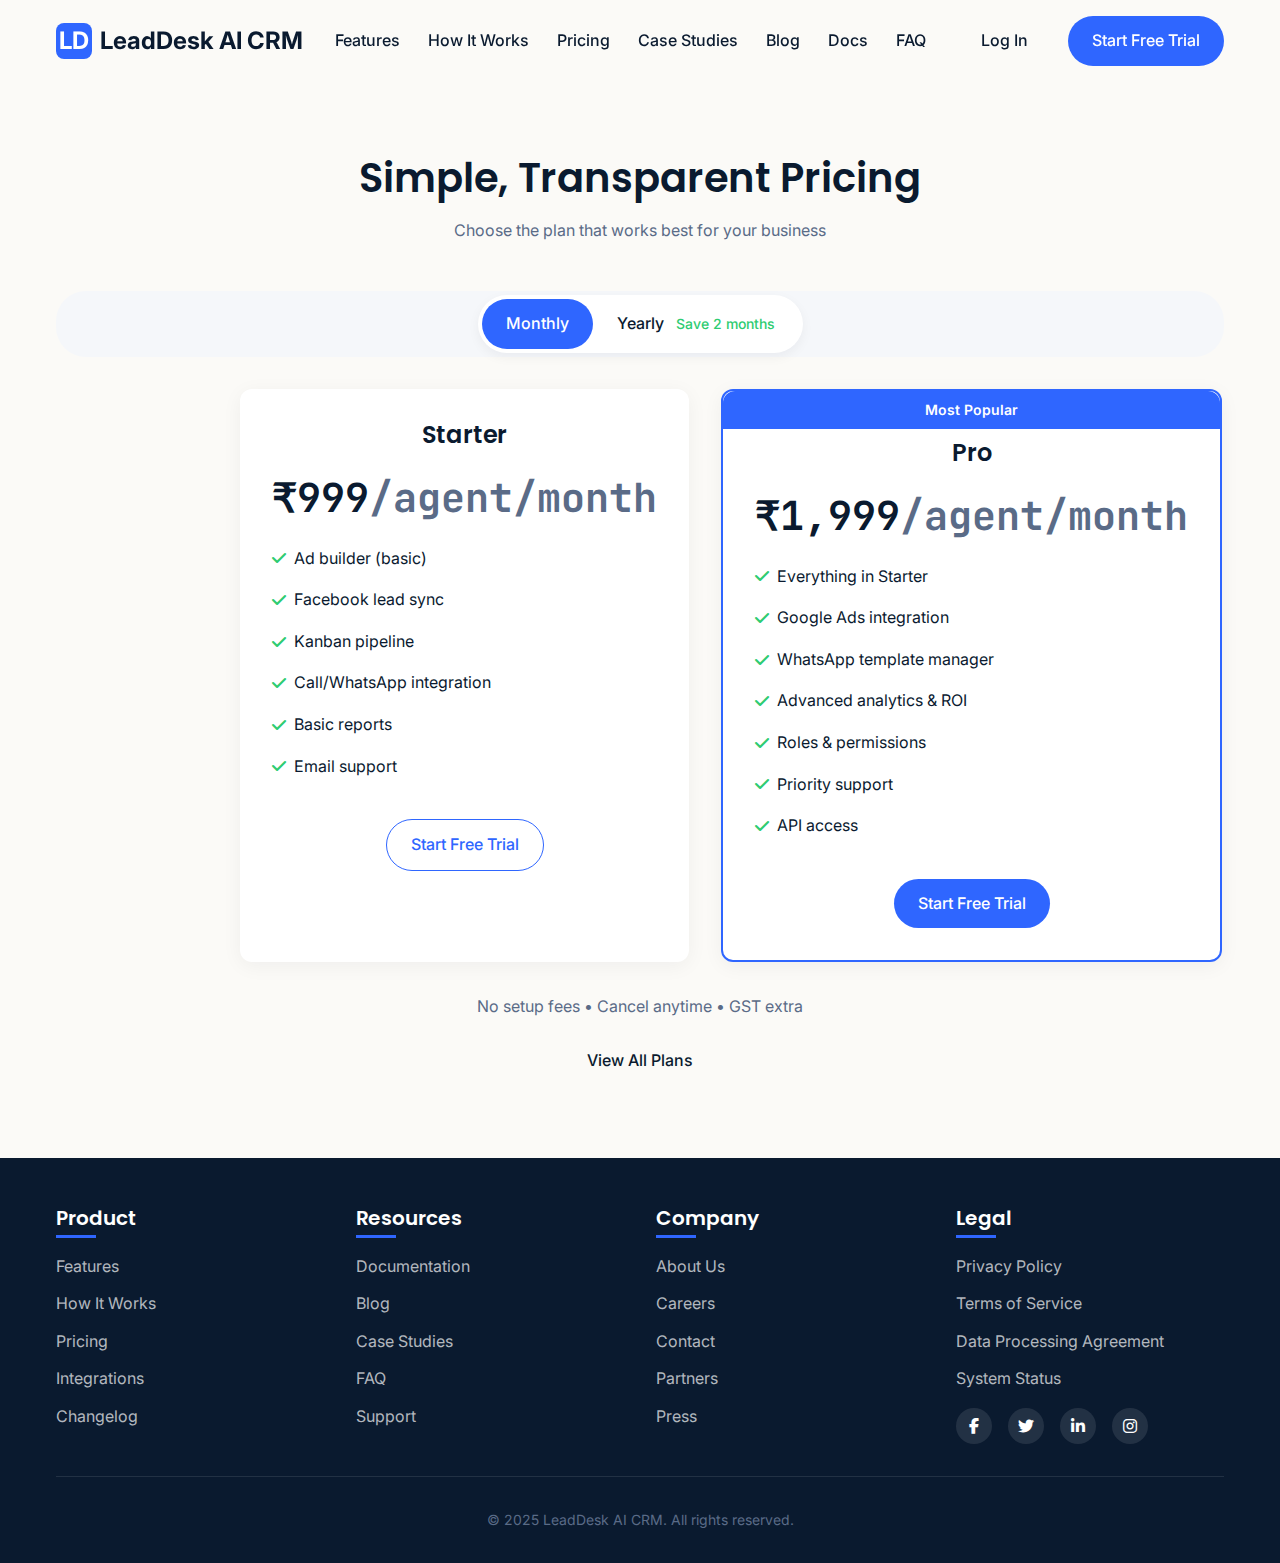
<file: pricing.html>
<!DOCTYPE html>
<html lang="en">
  <head>
    <meta charset="UTF-8" />
    <meta name="viewport" content="width=device-width, initial-scale=1.0" />
    <title>LeadDesk AI CRM - All-in-One Lead Management Solution</title>
    <meta
      name="description"
      content="Run ads, capture leads, and close deals with LeadDesk AI CRM. The all-in-one solution for modern businesses."
    />

    <!-- Open Graph / Facebook -->
    <meta property="og:type" content="website" />
    <meta property="og:url" content="https://leaddesk.ai/" />
    <meta
      property="og:title"
      content="LeadDesk AI CRM - All-in-One Lead Management Solution"
    />
    <meta
      property="og:description"
      content="Run ads, capture leads, and close deals with LeadDesk AI CRM. The all-in-one solution for modern businesses."
    />
    <meta property="og:image" content="https://leaddesk.ai/og-image.jpg" />

    <!-- Twitter -->
    <meta property="twitter:card" content="summary_large_image" />
    <meta property="twitter:url" content="https://leaddesk.ai/" />
    <meta
      property="twitter:title"
      content="LeadDesk AI CRM - All-in-One Lead Management Solution"
    />
    <meta
      property="twitter:description"
      content="Run ads, capture leads, and close deals with LeadDesk AI CRM. The all-in-one solution for modern businesses."
    />
    <meta property="twitter:image" content="https://leaddesk.ai/og-image.jpg" />

    <!-- Favicon -->
    <link
      rel="icon"
      href="data:image/svg+xml,<svg xmlns='http://www.w3.org/2000/svg' viewBox='0 0 100 100'><text y='.9em' font-size='90'>📊</text></svg>"
    />

    <!-- Fonts -->
    <link rel="preconnect" href="https://fonts.googleapis.com" />
    <link rel="preconnect" href="https://fonts.gstatic.com" crossorigin />
    <link
      href="https://fonts.googleapis.com/css2?family=Inter:wght@400;500;600;700&family=Poppins:wght@500;600;700&family=JetBrains+Mono:wght@400;500&display=swap"
      rel="stylesheet"
    />

    <!-- Font Awesome for icons -->
    <link
      rel="stylesheet"
      href="https://cdnjs.cloudflare.com/ajax/libs/font-awesome/6.4.0/css/all.min.css"
    />

    <link rel="stylesheet" href="style.css" />
  </head>
  <body>
    <!-- Navigation -->
    <nav class="navbar" id="navbar">
      <div class="container navbar-container">
        <div class="logo">
          <div class="logo-icon">LD</div>
          LeadDesk AI CRM
        </div>
        <ul class="nav-links">
          <li><a href="./features.html">Features</a></li>
          <li><a href="./how-it-works.html">How It Works</a></li>
          <li><a href="./pricing.html">Pricing</a></li>
          <li><a href="./case-studies.html">Case Studies</a></li>
          <li><a href="./blog.html">Blog</a></li>
          <li><a href="#docs">Docs</a></li>
          <li><a href="#faq">FAQ</a></li>
        </ul>
        <div class="nav-actions">
          <a href="./login.html" class="btn btn-ghost">Log In</a>
          <a href="./signup.html" class="btn btn-primary">Start Free Trial</a>
          <button class="mobile-menu-btn">
            <i class="fas fa-bars"></i>
          </button>
        </div>
      </div>
    </nav>

    <!-- Pricing Section -->
    <section class="pricing section" id="pricing">
      <div class="container">
        <div class="section-header">
          <h2>Simple, Transparent Pricing</h2>
          <p>Choose the plan that works best for your business</p>
        </div>
        <div class="billing-toggle">
          <div class="toggle-container">
            <div class="toggle-option active" id="monthly">Monthly</div>
            <div class="toggle-option" id="yearly">
              Yearly <span class="billing-savings">Save 2 months</span>
            </div>
          </div>
        </div>
        <div class="pricing-cards">
          <div class="pricing-card">
            <h3 class="plan-name">Starter</h3>
            <div class="plan-price">
              ₹999<span class="plan-period">/agent/month</span>
            </div>
            <ul class="plan-features">
              <li><i class="fas fa-check"></i> Ad builder (basic)</li>
              <li><i class="fas fa-check"></i> Facebook lead sync</li>
              <li><i class="fas fa-check"></i> Kanban pipeline</li>
              <li><i class="fas fa-check"></i> Call/WhatsApp integration</li>
              <li><i class="fas fa-check"></i> Basic reports</li>
              <li><i class="fas fa-check"></i> Email support</li>
            </ul>
            <a href="/signup" class="btn btn-secondary">Start Free Trial</a>
          </div>
          <div class="pricing-card featured">
            <h3 class="plan-name">Pro</h3>
            <div class="plan-price">
              ₹1,999<span class="plan-period">/agent/month</span>
            </div>
            <ul class="plan-features">
              <li><i class="fas fa-check"></i> Everything in Starter</li>
              <li><i class="fas fa-check"></i> Google Ads integration</li>
              <li><i class="fas fa-check"></i> WhatsApp template manager</li>
              <li><i class="fas fa-check"></i> Advanced analytics & ROI</li>
              <li><i class="fas fa-check"></i> Roles & permissions</li>
              <li><i class="fas fa-check"></i> Priority support</li>
              <li><i class="fas fa-check"></i> API access</li>
            </ul>
            <a href="/signup" class="btn btn-primary">Start Free Trial</a>
          </div>
        </div>
        <div class="text-center" style="margin-top: 2rem">
          <p style="margin-bottom: 1rem">
            No setup fees • Cancel anytime • GST extra
          </p>
          <a href="/pricing" class="btn btn-ghost">View All Plans</a>
        </div>
      </div>
    </section>
    <footer class="footer">
      <div class="container">
        <div class="footer-content">
          <div class="footer-column">
            <h3>Product</h3>
            <ul class="footer-links">
              <li><a href="#features">Features</a></li>
              <li><a href="#how-it-works">How It Works</a></li>
              <li><a href="#pricing">Pricing</a></li>
              <li><a href="#integrations">Integrations</a></li>
              <li><a href="#changelog">Changelog</a></li>
            </ul>
          </div>
          <div class="footer-column">
            <h3>Resources</h3>
            <ul class="footer-links">
              <li><a href="#docs">Documentation</a></li>
              <li><a href="#blog">Blog</a></li>
              <li><a href="#case-studies">Case Studies</a></li>
              <li><a href="#faq">FAQ</a></li>
              <li><a href="#support">Support</a></li>
            </ul>
          </div>
          <div class="footer-column">
            <h3>Company</h3>
            <ul class="footer-links">
              <li><a href="#about">About Us</a></li>
              <li><a href="#careers">Careers</a></li>
              <li><a href="#contact">Contact</a></li>
              <li><a href="#partners">Partners</a></li>
              <li><a href="#press">Press</a></li>
            </ul>
          </div>
          <div class="footer-column">
            <h3>Legal</h3>
            <ul class="footer-links">
              <li><a href="/legal/privacy">Privacy Policy</a></li>
              <li><a href="/legal/terms">Terms of Service</a></li>
              <li><a href="/legal/dpa">Data Processing Agreement</a></li>
              <li><a href="#status">System Status</a></li>
            </ul>
            <div class="social-icons">
              <a href="#" aria-label="Facebook"
                ><i class="fab fa-facebook-f"></i
              ></a>
              <a href="#" aria-label="Twitter"
                ><i class="fab fa-twitter"></i
              ></a>
              <a href="#" aria-label="LinkedIn"
                ><i class="fab fa-linkedin-in"></i
              ></a>
              <a href="#" aria-label="Instagram"
                ><i class="fab fa-instagram"></i
              ></a>
            </div>
          </div>
        </div>
        <div class="footer-bottom">
          <p>&copy; 2025 LeadDesk AI CRM. All rights reserved.</p>
        </div>
      </div>
    </footer>
    <script src="script.js"></script>
  </body>
</html>
</file>
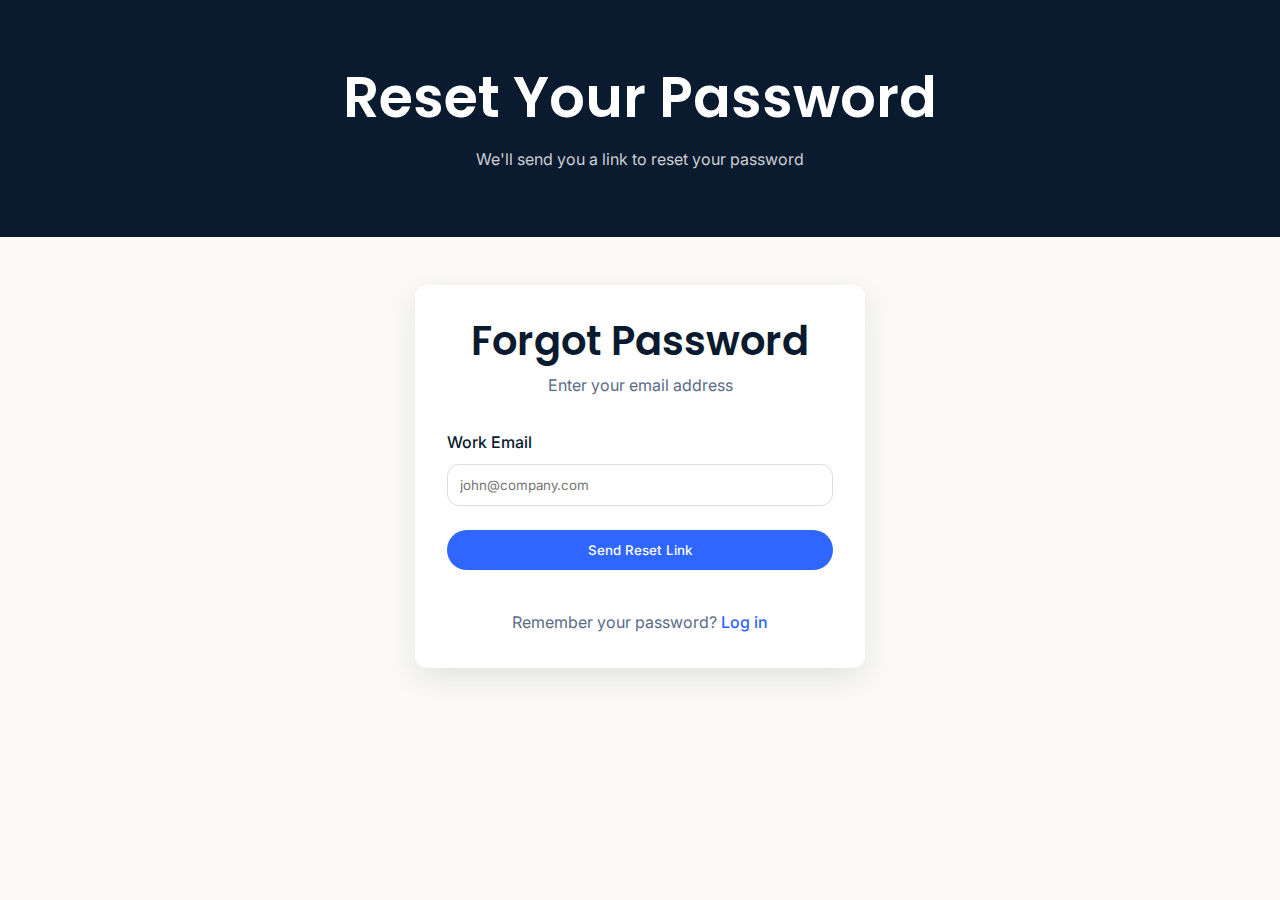
<file: reset-your-password.html>
<!DOCTYPE html>
<html lang="en">
  <head>
    <meta charset="UTF-8" />
    <meta name="viewport" content="width=device-width, initial-scale=1.0" />
    <title>LeadDesk AI CRM - All-in-One Lead Management Solution</title>
    <meta
      name="description"
      content="Run ads, capture leads, and close deals with LeadDesk AI CRM. The all-in-one solution for modern businesses."
    />

    <!-- Open Graph / Facebook -->
    <meta property="og:type" content="website" />
    <meta property="og:url" content="https://leaddesk.ai/" />
    <meta
      property="og:title"
      content="LeadDesk AI CRM - All-in-One Lead Management Solution"
    />
    <meta
      property="og:description"
      content="Run ads, capture leads, and close deals with LeadDesk AI CRM. The all-in-one solution for modern businesses."
    />
    <meta property="og:image" content="https://leaddesk.ai/og-image.jpg" />

    <!-- Twitter -->
    <meta property="twitter:card" content="summary_large_image" />
    <meta property="twitter:url" content="https://leaddesk.ai/" />
    <meta
      property="twitter:title"
      content="LeadDesk AI CRM - All-in-One Lead Management Solution"
    />
    <meta
      property="twitter:description"
      content="Run ads, capture leads, and close deals with LeadDesk AI CRM. The all-in-one solution for modern businesses."
    />
    <meta property="twitter:image" content="https://leaddesk.ai/og-image.jpg" />

    <!-- Favicon -->
    <link
      rel="icon"
      href="data:image/svg+xml,<svg xmlns='http://www.w3.org/2000/svg' viewBox='0 0 100 100'><text y='.9em' font-size='90'>📊</text></svg>"
    />

    <!-- Fonts -->
    <link rel="preconnect" href="https://fonts.googleapis.com" />
    <link rel="preconnect" href="https://fonts.gstatic.com" crossorigin />
    <link
      href="https://fonts.googleapis.com/css2?family=Inter:wght@400;500;600;700&family=Poppins:wght@500;600;700&family=JetBrains+Mono:wght@400;500&display=swap"
      rel="stylesheet"
    />

    <!-- Font Awesome for icons -->
    <link
      rel="stylesheet"
      href="https://cdnjs.cloudflare.com/ajax/libs/font-awesome/6.4.0/css/all.min.css"
    />

    <link rel="stylesheet" href="style.css" />
  </head>
  <body>
    <!-- Forgot Password Page -->
    <div id="forgot-password-page" class="auth-page">
      <div class="page-header">
        <h1>Reset Your Password</h1>
        <p>We'll send you a link to reset your password</p>
      </div>
      <div class="container">
        <div class="auth-container">
          <div class="auth-header">
            <h2>Forgot Password</h2>
            <p>Enter your email address</p>
          </div>
          <form>
            <div class="form-group">
              <label for="reset-email">Work Email</label>
              <input
                type="email"
                id="reset-email"
                class="form-control"
                placeholder="john@company.com"
                required
              />
            </div>
            <button
              type="submit"
              class="btn btn-primary"
              style="width: 100%; margin-bottom: 1rem"
            >
              Send Reset Link
            </button>
          </form>
          <div class="auth-alt">
            Remember your password? <a href="/login">Log in</a>
          </div>
        </div>
      </div>
    </div>
    <script src="script.js"></script>
  </body>
</html>
</file>
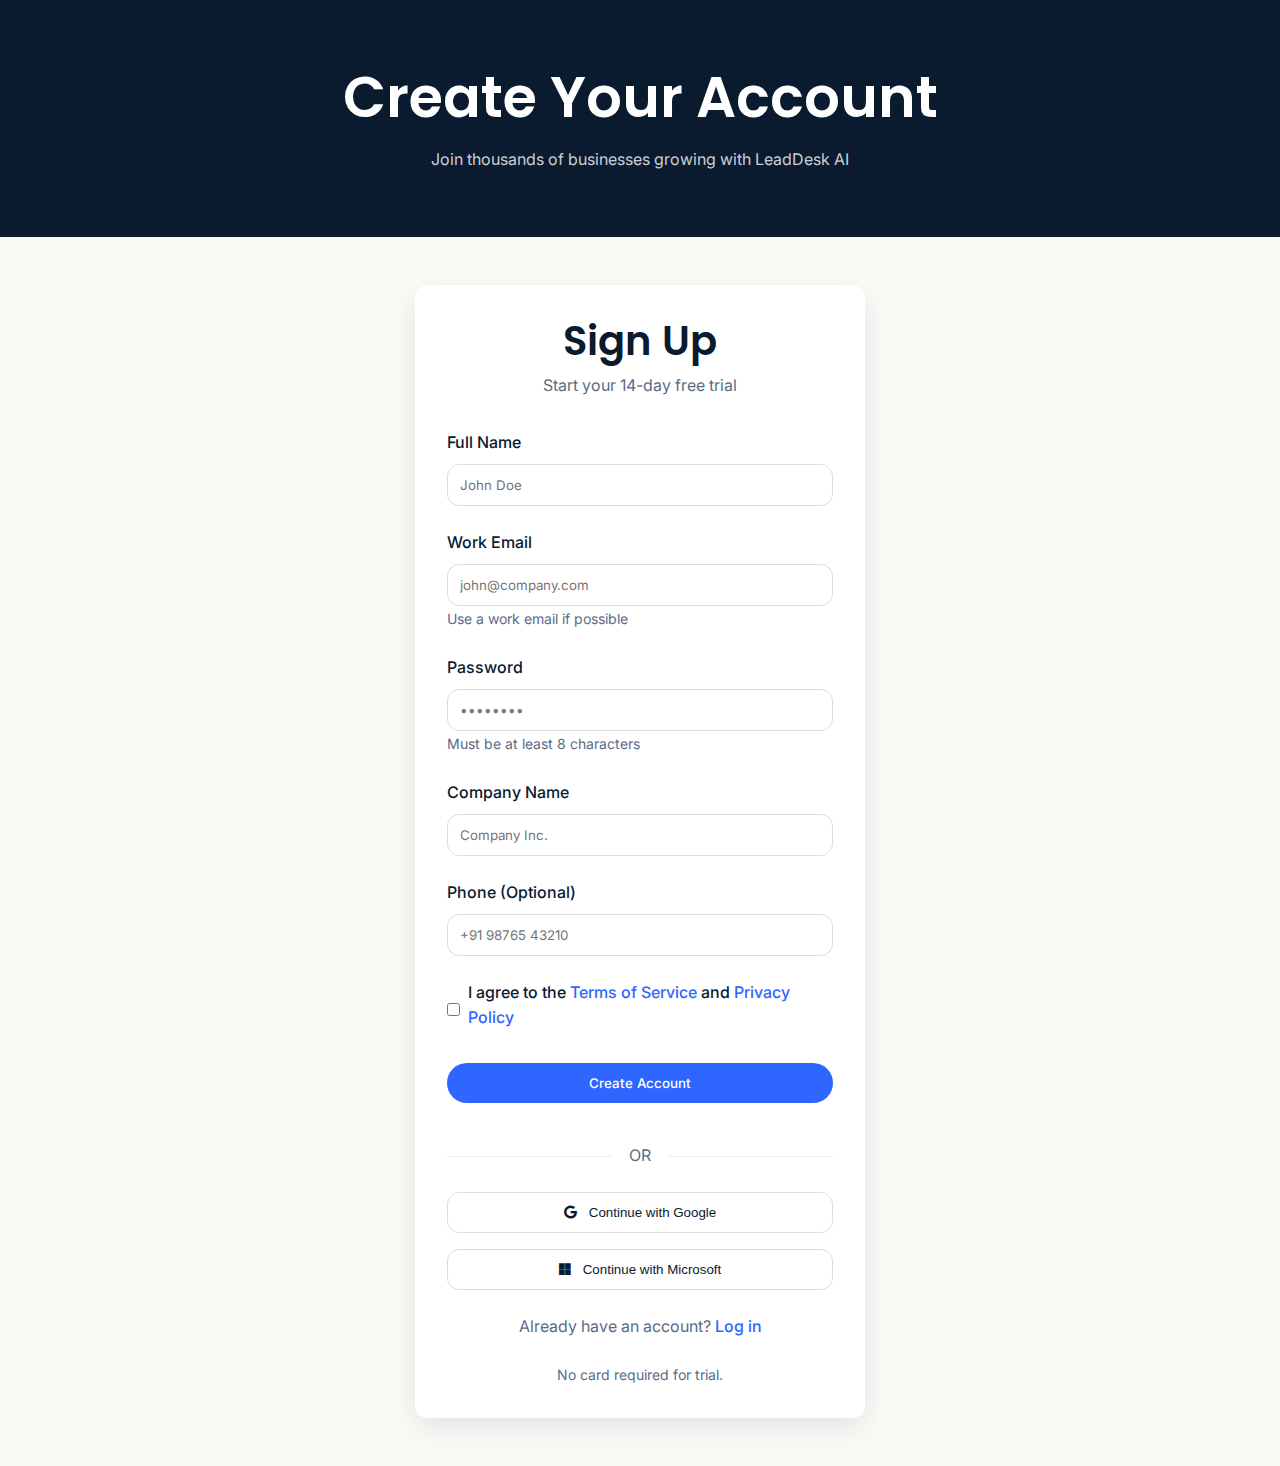
<file: signup.html>
<!DOCTYPE html>
<html lang="en">
  <head>
    <meta charset="UTF-8" />
    <meta name="viewport" content="width=device-width, initial-scale=1.0" />
    <title>LeadDesk AI CRM - All-in-One Lead Management Solution</title>
    <meta
      name="description"
      content="Run ads, capture leads, and close deals with LeadDesk AI CRM. The all-in-one solution for modern businesses."
    />

    <!-- Open Graph / Facebook -->
    <meta property="og:type" content="website" />
    <meta property="og:url" content="https://leaddesk.ai/" />
    <meta
      property="og:title"
      content="LeadDesk AI CRM - All-in-One Lead Management Solution"
    />
    <meta
      property="og:description"
      content="Run ads, capture leads, and close deals with LeadDesk AI CRM. The all-in-one solution for modern businesses."
    />
    <meta property="og:image" content="https://leaddesk.ai/og-image.jpg" />

    <!-- Twitter -->
    <meta property="twitter:card" content="summary_large_image" />
    <meta property="twitter:url" content="https://leaddesk.ai/" />
    <meta
      property="twitter:title"
      content="LeadDesk AI CRM - All-in-One Lead Management Solution"
    />
    <meta
      property="twitter:description"
      content="Run ads, capture leads, and close deals with LeadDesk AI CRM. The all-in-one solution for modern businesses."
    />
    <meta property="twitter:image" content="https://leaddesk.ai/og-image.jpg" />

    <!-- Favicon -->
    <link
      rel="icon"
      href="data:image/svg+xml,<svg xmlns='http://www.w3.org/2000/svg' viewBox='0 0 100 100'><text y='.9em' font-size='90'>📊</text></svg>"
    />

    <!-- Fonts -->
    <link rel="preconnect" href="https://fonts.googleapis.com" />
    <link rel="preconnect" href="https://fonts.gstatic.com" crossorigin />
    <link
      href="https://fonts.googleapis.com/css2?family=Inter:wght@400;500;600;700&family=Poppins:wght@500;600;700&family=JetBrains+Mono:wght@400;500&display=swap"
      rel="stylesheet"
    />

    <!-- Font Awesome for icons -->
    <link
      rel="stylesheet"
      href="https://cdnjs.cloudflare.com/ajax/libs/font-awesome/6.4.0/css/all.min.css"
    />

    <link rel="stylesheet" href="style.css" />
  </head>
  <body>
    <!-- Signup Page -->
    <div id="signup-page" class="auth-page">
      <div class="page-header">
        <h1>Create Your Account</h1>
        <p>Join thousands of businesses growing with LeadDesk AI</p>
      </div>
      <div class="container">
        <div class="auth-container">
          <div class="auth-header">
            <h2>Sign Up</h2>
            <p>Start your 14-day free trial</p>
          </div>
          <form>
            <div class="form-group">
              <label for="fullname">Full Name</label>
              <input
                type="text"
                id="fullname"
                class="form-control"
                placeholder="John Doe"
                required
              />
            </div>
            <div class="form-group">
              <label for="email">Work Email</label>
              <input
                type="email"
                id="email"
                class="form-control"
                placeholder="john@company.com"
                required
              />
              <small style="color: var(--slate); font-size: 0.875rem"
                >Use a work email if possible</small
              >
            </div>
            <div class="form-group">
              <label for="password">Password</label>
              <input
                type="password"
                id="password"
                class="form-control"
                placeholder="••••••••"
                required
              />
              <small style="color: var(--slate); font-size: 0.875rem"
                >Must be at least 8 characters</small
              >
            </div>
            <div class="form-group">
              <label for="company">Company Name</label>
              <input
                type="text"
                id="company"
                class="form-control"
                placeholder="Company Inc."
                required
              />
            </div>
            <div class="form-group">
              <label for="phone">Phone (Optional)</label>
              <input
                type="tel"
                id="phone"
                class="form-control"
                placeholder="+91 98765 43210"
              />
            </div>
            <div class="form-group">
              <div style="display: flex; align-items: center; gap: 0.5rem">
                <input type="checkbox" id="terms" required />
                <label for="terms"
                  >I agree to the
                  <a href="/legal/terms">Terms of Service</a> and
                  <a href="/legal/privacy">Privacy Policy</a></label
                >
              </div>
            </div>
            <button
              type="submit"
              class="btn btn-primary"
              style="width: 100%; margin-bottom: 1rem"
            >
              Create Account
            </button>
          </form>
          <div class="auth-divider">
            <span>OR</span>
          </div>
          <div class="social-login">
            <button class="btn-social">
              <i class="fab fa-google"></i> Continue with Google
            </button>
            <button class="btn-social">
              <i class="fab fa-microsoft"></i> Continue with Microsoft
            </button>
          </div>
          <div class="auth-alt">
            Already have an account? <a href="/login">Log in</a>
          </div>
          <div
            style="
              text-align: center;
              margin-top: 1.5rem;
              color: var(--slate);
              font-size: 0.875rem;
            "
          >
            No card required for trial.
          </div>
        </div>
      </div>
    </div>

    <script src="script.js"></script>
  </body>
</html>
</file>
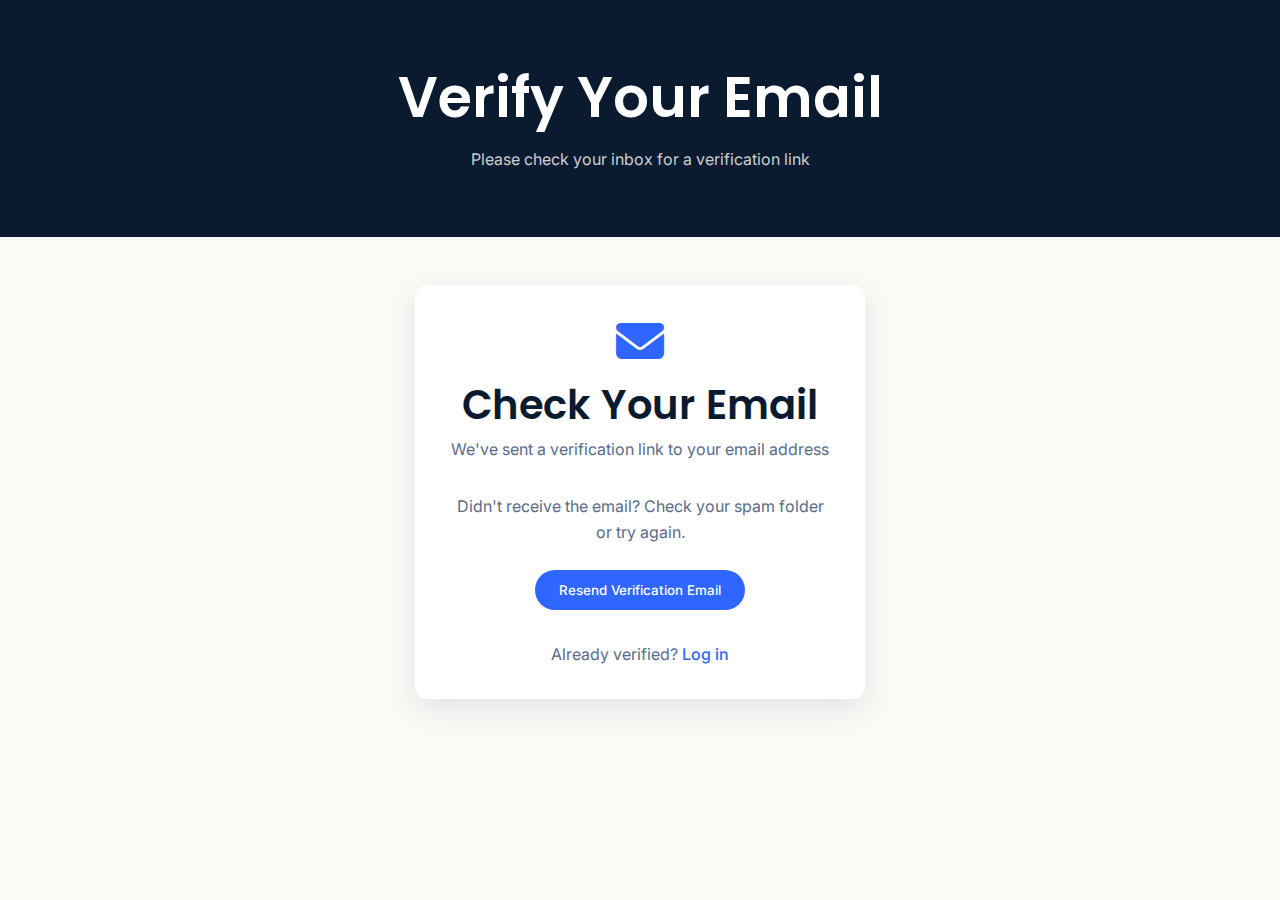
<file: verify-email.html>
<!DOCTYPE html>
<html lang="en">
  <head>
    <meta charset="UTF-8" />
    <meta name="viewport" content="width=device-width, initial-scale=1.0" />
    <title>LeadDesk AI CRM - All-in-One Lead Management Solution</title>
    <meta
      name="description"
      content="Run ads, capture leads, and close deals with LeadDesk AI CRM. The all-in-one solution for modern businesses."
    />

    <!-- Open Graph / Facebook -->
    <meta property="og:type" content="website" />
    <meta property="og:url" content="https://leaddesk.ai/" />
    <meta
      property="og:title"
      content="LeadDesk AI CRM - All-in-One Lead Management Solution"
    />
    <meta
      property="og:description"
      content="Run ads, capture leads, and close deals with LeadDesk AI CRM. The all-in-one solution for modern businesses."
    />
    <meta property="og:image" content="https://leaddesk.ai/og-image.jpg" />

    <!-- Twitter -->
    <meta property="twitter:card" content="summary_large_image" />
    <meta property="twitter:url" content="https://leaddesk.ai/" />
    <meta
      property="twitter:title"
      content="LeadDesk AI CRM - All-in-One Lead Management Solution"
    />
    <meta
      property="twitter:description"
      content="Run ads, capture leads, and close deals with LeadDesk AI CRM. The all-in-one solution for modern businesses."
    />
    <meta property="twitter:image" content="https://leaddesk.ai/og-image.jpg" />

    <!-- Favicon -->
    <link
      rel="icon"
      href="data:image/svg+xml,<svg xmlns='http://www.w3.org/2000/svg' viewBox='0 0 100 100'><text y='.9em' font-size='90'>📊</text></svg>"
    />

    <!-- Fonts -->
    <link rel="preconnect" href="https://fonts.googleapis.com" />
    <link rel="preconnect" href="https://fonts.gstatic.com" crossorigin />
    <link
      href="https://fonts.googleapis.com/css2?family=Inter:wght@400;500;600;700&family=Poppins:wght@500;600;700&family=JetBrains+Mono:wght@400;500&display=swap"
      rel="stylesheet"
    />

    <!-- Font Awesome for icons -->
    <link
      rel="stylesheet"
      href="https://cdnjs.cloudflare.com/ajax/libs/font-awesome/6.4.0/css/all.min.css"
    />

    <link rel="stylesheet" href="style.css" />
  </head>
  <body>
    <!-- Verify Email Page -->
    <div id="verify-email-page" class="auth-page">
      <div class="page-header">
        <h1>Verify Your Email</h1>
        <p>Please check your inbox for a verification link</p>
      </div>
      <div class="container">
        <div class="auth-container">
          <div class="auth-header" style="text-align: center">
            <i
              class="fas fa-envelope"
              style="
                font-size: 3rem;
                color: var(--sapphire);
                margin-bottom: 1rem;
              "
            ></i>
            <h2>Check Your Email</h2>
            <p>We've sent a verification link to your email address</p>
          </div>
          <div style="text-align: center; margin-bottom: 2rem">
            <p style="color: var(--slate); margin-bottom: 1.5rem">
              Didn't receive the email? Check your spam folder or try again.
            </p>
            <button class="btn btn-primary">Resend Verification Email</button>
          </div>
          <div class="auth-alt" style="text-align: center">
            Already verified? <a href="/login">Log in</a>
          </div>
        </div>
      </div>
    </div>

    <script src="script.js"></script>
  </body>
</html>
</file>
<file: style.css>
/* CSS Variables for Design System */
:root {
  --navy: #0a1a2f;
  --sapphire: #2f66ff;
  --slate: #5a6b87;
  --sky: #eaf2ff;
  --cream: #fbfaf7;
  --emerald: #2ecc71;
  --danger: #e5484d;

  --heading-font: "Poppins", sans-serif;
  --body-font: "Inter", sans-serif;
  --stats-font: "JetBrains Mono", monospace;

  --max-width: 1200px;
  --spacing: 72px;
  --radius: 12px;
  --transition: all 0.3s ease;
}

/* Global Reset & Base Styles */
* {
  margin: 0;
  padding: 0;
  box-sizing: border-box;
}

body {
  font-family: var(--body-font);
  color: var(--navy);
  background-color: var(--cream);
  line-height: 1.6;
  overflow-x: hidden;
}

h1,
h2,
h3,
h4,
h5,
h6 {
  font-family: var(--heading-font);
  font-weight: 600;
  line-height: 1.2;
  margin-bottom: 1rem;
}

h1 {
  font-size: clamp(2rem, 5vw, 3.5rem);
}
h2 {
  font-size: clamp(1.75rem, 4vw, 2.5rem);
}
h3 {
  font-size: clamp(1.5rem, 3vw, 2rem);
}

p {
  margin-bottom: 1rem;
  color: var(--slate);
}

a {
  color: var(--sapphire);
  text-decoration: none;
  transition: var(--transition);
}

a:hover {
  text-decoration: underline;
}

.container {
  width: 100%;
  max-width: var(--max-width);
  margin: 0 auto;
  padding: 0 1rem;
}

.section {
  padding: var(--spacing) 0;
}

.btn {
  display: inline-flex;
  align-items: center;
  justify-content: center;
  gap: 0.5rem;
  padding: 0.75rem 1.5rem;
  border-radius: 9999px;
  font-weight: 500;
  text-align: center;
  cursor: pointer;
  transition: var(--transition);
  border: none;
  font-family: var(--body-font);
  white-space: nowrap;
}

.btn-primary {
  background-color: var(--sapphire);
  color: white;
}

.btn-primary:hover {
  background-color: #1e4fd9;
  transform: translateY(-2px);
  box-shadow: 0 10px 20px rgba(47, 102, 255, 0.2);
  text-decoration: none;
}

.btn-secondary {
  background-color: transparent;
  color: var(--sapphire);
  border: 1px solid var(--sapphire);
}

.btn-secondary:hover {
  background-color: var(--sapphire);
  color: white;
  text-decoration: none;
}

.btn-ghost {
  background-color: transparent;
  color: var(--navy);
}

.btn-ghost:hover {
  background-color: rgba(10, 26, 47, 0.05);
  text-decoration: none;
}

.text-center {
  text-align: center;
}

/* Glassmorphism Effect */
.glass {
  background: rgba(255, 255, 255, 0.7);
  backdrop-filter: blur(10px);
  -webkit-backdrop-filter: blur(10px);
  border: 1px solid rgba(255, 255, 255, 0.3);
}

/* Card Styles */
.card {
  background: white;
  border-radius: var(--radius);
  box-shadow: 0 4px 20px rgba(10, 26, 47, 0.05);
  overflow: hidden;
  transition: var(--transition);
}

/* Docs & FAQ Custom Styles */
.docs-list {
  display: grid;
  grid-template-columns: repeat(auto-fit, minmax(260px, 1fr));
  gap: 2rem;
  margin-bottom: 2rem;
}

/* Industries Section */
.industries-section {
  padding: 4rem 0;
  background: linear-gradient(135deg, var(--cream) 60%, var(--sky) 100%);
}

.industries-header {
  text-align: center;
  margin-bottom: 2.5rem;
}

.industries-grid {
  display: grid;
  grid-template-columns: repeat(auto-fit, minmax(220px, 1fr));
  gap: 2rem;
  max-width: 1100px;
  margin: 0 auto;
}

.industry-card {
  background: white;
  border-radius: var(--radius);
  box-shadow: 0 2px 8px rgba(10, 26, 47, 0.06);
  padding: 2rem 1.5rem;
  display: flex;
  flex-direction: column;
  align-items: center;
  text-align: center;
  transition: var(--transition);
}

.industry-card:hover {
  transform: translateY(-6px) scale(1.03);
  box-shadow: 0 8px 24px rgba(47, 102, 255, 0.1);
}

.industry-icon {
  font-size: 2.5rem;
  color: var(--sapphire);
  margin-bottom: 1rem;
}

.industry-title {
  font-size: 1.1rem;
  font-weight: 600;
  margin-bottom: 0.5rem;
}

.industry-desc {
  color: var(--slate);
  font-size: 0.97rem;
}

.docs-card {
  background: white;
  border-radius: var(--radius);
  box-shadow: 0 2px 8px rgba(10, 26, 47, 0.06);
  padding: 2rem 1.5rem;
  display: flex;
  flex-direction: column;
  gap: 1rem;
}

.faq-list {
  display: flex;
  flex-direction: column;
  gap: 1.5rem;
  margin-bottom: 2rem;
}

.faq-item {
  background: white;
  border-radius: var(--radius);
  box-shadow: 0 2px 8px rgba(10, 26, 47, 0.06);
  padding: 1.5rem 1.5rem;
}

.faq-item h3 {
  margin-bottom: 0.5rem;
}

.faq-item p {
  margin-bottom: 0;
}

/* Add spacing between adjacent divs in docs/faq */
.docs-content > .container > div:not(:last-child),
.faq-content > .container > div:not(:last-child) {
  margin-bottom: 2rem;
}

.card:hover {
  transform: translateY(-8px);
  box-shadow: 0 12px 30px rgba(10, 26, 47, 0.1);
}

/* Navbar */
.navbar {
  position: sticky;
  top: 0;
  z-index: 1000;
  padding: 1rem 0;
  transition: var(--transition);
}

.navbar.scrolled {
  background: rgba(251, 250, 247, 0.9);
  backdrop-filter: blur(10px);
  -webkit-backdrop-filter: blur(10px);
  box-shadow: 0 4px 20px rgba(10, 26, 47, 0.05);
}

.navbar-container {
  display: flex;
  justify-content: space-between;
  align-items: center;
}

.logo {
  display: flex;
  align-items: center;
  font-size: 1.5rem;
  font-weight: 700;
  color: var(--navy);
  gap: 0.5rem;
}

.logo-icon {
  width: 36px;
  height: 36px;
  background-color: var(--sapphire);
  color: white;
  border-radius: 8px;
  display: flex;
  align-items: center;
  justify-content: center;
  font-weight: 700;
}

.nav-links {
  display: flex;
  list-style: none;
  gap: 1.75rem;
}

.nav-links a {
  color: var(--navy);
  font-weight: 500;
  position: relative;
}

.nav-links a:hover {
  color: var(--sapphire);
  text-decoration: none;
}

.nav-links a::after {
  content: "";
  position: absolute;
  bottom: -4px;
  left: 0;
  width: 0;
  height: 2px;
  background-color: var(--sapphire);
  transition: width 0.3s ease;
}

.nav-links a:hover::after {
  width: 100%;
}

.nav-actions {
  display: flex;
  gap: 1rem;
}

.mobile-menu-btn {
  display: none;
  background: none;
  border: none;
  font-size: 1.5rem;
  color: var(--navy);
  cursor: pointer;
}

/* Footer */
.footer {
  background-color: var(--navy);
  color: white;
  padding: 3rem 0 1rem;
}

.footer-content {
  display: grid;
  grid-template-columns: repeat(4, 1fr);
  gap: 2rem;
  margin-bottom: 2rem;
}

.footer-column h3 {
  color: white;
  font-size: 1.25rem;
  margin-bottom: 1.5rem;
  position: relative;
}

.footer-column h3::after {
  content: "";
  position: absolute;
  bottom: -0.5rem;
  left: 0;
  width: 40px;
  height: 3px;
  background-color: var(--sapphire);
}

.footer-links {
  list-style: none;
}

.footer-links li {
  margin-bottom: 0.75rem;
}

.footer-links a {
  color: rgba(255, 255, 255, 0.7);
  transition: var(--transition);
}

.footer-links a:hover {
  color: white;
  text-decoration: none;
}

.footer-bottom {
  text-align: center;
  padding-top: 2rem;
  border-top: 1px solid rgba(255, 255, 255, 0.1);
  color: rgba(255, 255, 255, 0.7);
  font-size: 0.875rem;
}

.social-icons {
  display: flex;
  gap: 1rem;
  margin-top: 1rem;
}

.social-icons a {
  width: 36px;
  height: 36px;
  border-radius: 50%;
  background-color: rgba(255, 255, 255, 0.1);
  display: flex;
  align-items: center;
  justify-content: center;
  color: white;
  transition: var(--transition);
}

.social-icons a:hover {
  background-color: var(--sapphire);
  text-decoration: none;
}

/* Hero Section */
.hero {
  padding: 6rem 0;
  background: linear-gradient(135deg, var(--cream) 0%, var(--sky) 100%);
  position: relative;
  overflow: hidden;
}

.hero::before {
  content: "";
  position: absolute;
  top: -100px;
  right: -100px;
  width: 400px;
  height: 400px;
  border-radius: 50%;
  background: radial-gradient(
    circle,
    rgba(47, 102, 255, 0.1) 0%,
    rgba(47, 102, 255, 0) 70%
  );
  z-index: 0;
}

.hero::after {
  content: "";
  position: absolute;
  bottom: -150px;
  left: -150px;
  width: 500px;
  height: 500px;
  border-radius: 50%;
  background: radial-gradient(
    circle,
    rgba(47, 102, 255, 0.05) 0%,
    rgba(47, 102, 255, 0) 70%
  );
  z-index: 0;
}

.hero-content {
  position: relative;
  z-index: 1;
  display: grid;
  grid-template-columns: 1fr 1fr;
  gap: 3rem;
  align-items: center;
}

.hero-text h1 {
  margin-bottom: 1.5rem;
  line-height: 1.2;
}

.hero-text p {
  font-size: 1.125rem;
  margin-bottom: 2rem;
}

.hero-buttons {
  display: flex;
  gap: 1rem;
  margin-bottom: 2rem;
  flex-wrap: wrap;
}

.hero-image {
  position: relative;
  height: 500px;
  display: flex;
  justify-content: center;
  align-items: center;
}

.dashboard-mockup {
  width: 100%;
  height: 100%;
  background-color: white;
  border-radius: 16px;
  box-shadow: 0 25px 50px rgba(10, 26, 47, 0.15);
  overflow: hidden;
  position: relative;
  transform: perspective(1000px) rotateY(-10deg);
  transition: transform 0.5s ease;
}

.dashboard-mockup:hover {
  transform: perspective(1000px) rotateY(0deg);
}

.dashboard-header {
  background-color: var(--navy);
  height: 40px;
  display: flex;
  align-items: center;
  padding: 0 1rem;
}

.dashboard-body {
  padding: 1rem;
  display: grid;
  grid-template-columns: repeat(2, 1fr);
  grid-template-rows: repeat(2, 1fr);
  gap: 1rem;
  height: calc(100% - 40px);
}

.dashboard-card {
  background-color: var(--sky);
  border-radius: 8px;
  padding: 1rem;
  display: flex;
  flex-direction: column;
}

.dashboard-card h4 {
  font-size: 0.875rem;
  color: var(--slate);
  margin-bottom: 0.5rem;
}

.dashboard-card .value {
  font-family: var(--stats-font);
  font-size: 1.5rem;
  font-weight: 600;
  color: var(--navy);
}

.dashboard-card .chart {
  flex-grow: 1;
  background-color: white;
  border-radius: 4px;
  margin-top: 0.5rem;
  position: relative;
  overflow: hidden;
}

.chart-bar {
  position: absolute;
  bottom: 0;
  width: 10%;
  background-color: var(--sapphire);
  border-radius: 4px 4px 0 0;
}

.chart-bar:nth-child(1) {
  left: 5%;
  height: 40%;
}
.chart-bar:nth-child(2) {
  left: 20%;
  height: 70%;
}
.chart-bar:nth-child(3) {
  left: 35%;
  height: 50%;
}
.chart-bar:nth-child(4) {
  left: 50%;
  height: 80%;
}
.chart-bar:nth-child(5) {
  left: 65%;
  height: 60%;
}
.chart-bar:nth-child(6) {
  left: 80%;
  height: 90%;
}

.floating-cards {
  position: absolute;
  top: 0;
  left: 0;
  width: 100%;
  height: 100%;
  pointer-events: none;
}

.floating-card {
  position: absolute;
  background: white;
  border-radius: 12px;
  padding: 1rem;
  box-shadow: 0 10px 25px rgba(10, 26, 47, 0.1);
  display: flex;
  align-items: center;
  gap: 0.75rem;
  animation: float 6s ease-in-out infinite;
}

.floating-card:nth-child(1) {
  top: 10%;
  right: 5%;
  animation-delay: 0s;
}

.floating-card:nth-child(2) {
  bottom: 15%;
  right: 15%;
  animation-delay: 2s;
}

.floating-card:nth-child(3) {
  bottom: 30%;
  left: 5%;
  animation-delay: 4s;
}

.floating-card-icon {
  width: 36px;
  height: 36px;
  border-radius: 50%;
  display: flex;
  align-items: center;
  justify-content: center;
  flex-shrink: 0;
}

.floating-card-icon.blue {
  background-color: rgba(47, 102, 255, 0.1);
  color: var(--sapphire);
}

.floating-card-icon.green {
  background-color: rgba(46, 204, 113, 0.1);
  color: var(--emerald);
}

.floating-card-content {
  font-size: 0.875rem;
}

.trust-row {
  display: flex;
  justify-content: space-between;
  align-items: center;
  margin-top: 2rem;
  flex-wrap: wrap;
  gap: 1rem;
}

.trust-badges {
  display: flex;
  gap: 1rem;
}

.trust-badge {
  background-color: white;
  border-radius: 9999px;
  padding: 0.5rem 1rem;
  font-size: 0.875rem;
  font-weight: 500;
  display: flex;
  align-items: center;
  gap: 0.5rem;
}

.trust-badge i {
  color: var(--emerald);
}

.trust-logos {
  display: flex;
  gap: 1.5rem;
}

.trust-logo {
  height: 24px;
  opacity: 0.7;
}

/* How It Works Section */
.how-it-works {
  background-color: white;
}

.section-header {
  text-align: center;
  max-width: 700px;
  margin: 0 auto 3rem;
}

.steps {
  display: grid;
  grid-template-columns: repeat(3, 1fr);
  gap: 2rem;
  position: relative;
}

.steps::before {
  content: "";
  position: absolute;
  top: 80px;
  left: 16.66%;
  right: 16.66%;
  height: 2px;
  background-color: var(--sky);
  z-index: 0;
}

.step {
  text-align: center;
  padding: 2rem;
  position: relative;
  z-index: 1;
}

.step-number {
  width: 40px;
  height: 40px;
  background-color: var(--sapphire);
  color: white;
  border-radius: 50%;
  display: flex;
  justify-content: center;
  align-items: center;
  margin: 0 auto 1.5rem;
  font-weight: 600;
}

.step-icon {
  width: 80px;
  height: 80px;
  background-color: var(--sky);
  color: var(--sapphire);
  border-radius: 50%;
  display: flex;
  justify-content: center;
  align-items: center;
  margin: 0 auto 1.5rem;
  font-size: 2rem;
  box-shadow: 0 10px 20px rgba(47, 102, 255, 0.1);
}

.step h3 {
  margin-bottom: 1rem;
}

/* Features Section */
.features {
  background-color: var(--cream);
}

.features-grid {
  display: grid;
  grid-template-columns: repeat(3, 1fr);
  gap: 2rem;
}

.feature-card {
  background-color: white;
  border-radius: var(--radius);
  padding: 2rem;
  box-shadow: 0 4px 20px rgba(10, 26, 47, 0.05);
  transition: var(--transition);
  height: 100%;
  display: flex;
  flex-direction: column;
}

.feature-card:hover {
  transform: translateY(-8px);
  box-shadow: 0 12px 30px rgba(10, 26, 47, 0.1);
}

.feature-icon {
  width: 60px;
  height: 60px;
  background-color: var(--sky);
  color: var(--sapphire);
  border-radius: var(--radius);
  display: flex;
  justify-content: center;
  align-items: center;
  margin-bottom: 1.5rem;
  font-size: 1.5rem;
}

.feature-card h3 {
  margin-bottom: 1rem;
}

.feature-card p {
  flex-grow: 1;
}

/* Screenshots Section */
.screenshots {
  background-color: white;
}

.screenshots-container {
  display: flex;
  flex-direction: column;
  gap: 3rem;
}

.screenshot-row {
  display: flex;
  align-items: center;
  gap: 3rem;
}

.screenshot-row:nth-child(even) {
  flex-direction: row-reverse;
}

.screenshot-content {
  flex: 1;
}

.screenshot-content h3 {
  margin-bottom: 1rem;
}

.screenshot-image {
  flex: 1;
  position: relative;
  height: 400px;
}

.device-frame {
  position: absolute;
  width: 100%;
  height: 100%;
  border-radius: 20px;
  overflow: hidden;
  box-shadow: 0 20px 40px rgba(10, 26, 47, 0.15);
}

.device-frame.laptop {
  background-color: #f0f0f0;
  border: 10px solid #ddd;
  border-radius: 10px;
}

.device-frame.mobile {
  width: 250px;
  height: 500px;
  background-color: #f0f0f0;
  border: 10px solid #333;
  border-radius: 30px;
  left: 50%;
  transform: translateX(-50%);
}

.device-screen {
  width: 100%;
  height: 100%;
  background-color: white;
  overflow: hidden;
}

/* USP Comparison Section */
.usp-comparison {
  background-color: var(--cream);
}

.comparison-table {
  background-color: white;
  border-radius: var(--radius);
  overflow: hidden;
  box-shadow: 0 4px 20px rgba(10, 26, 47, 0.05);
}

.comparison-table table {
  width: 100%;
  border-collapse: collapse;
}

.comparison-table th,
.comparison-table td {
  padding: 1rem;
  text-align: left;
  border-bottom: 1px solid #eee;
}

.comparison-table th {
  background-color: var(--navy);
  color: white;
  font-weight: 600;
}

.comparison-table tr:last-child td {
  border-bottom: none;
}

.comparison-table .check {
  color: var(--emerald);
  font-size: 1.25rem;
}

.comparison-table .cross {
  color: var(--danger);
  font-size: 1.25rem;
}

.comparison-table .highlight {
  background-color: var(--sky);
}

/* Testimonials Section */
.testimonials {
  background-color: white;
}

.testimonials-grid {
  display: grid;
  grid-template-columns: repeat(3, 1fr);
  gap: 2rem;
}

.testimonial-card {
  background-color: var(--cream);
  border-radius: var(--radius);
  padding: 2rem;
}

.testimonial-content {
  margin-bottom: 1.5rem;
  font-style: italic;
  color: var(--slate);
}

.testimonial-author {
  display: flex;
  align-items: center;
}

.author-avatar {
  width: 50px;
  height: 50px;
  border-radius: 50%;
  background-color: var(--sky);
  display: flex;
  justify-content: center;
  align-items: center;
  margin-right: 1rem;
  color: var(--sapphire);
  font-weight: 600;
}

.author-info h4 {
  margin-bottom: 0.25rem;
}

.author-info p {
  color: var(--slate);
  font-size: 0.875rem;
  margin: 0;
}

/* Pricing Section */
.pricing {
  background-color: var(--cream);
}

.billing-toggle {
  display: flex;
  justify-content: center;
  margin-bottom: 2rem;
}

.toggle-container {
  display: flex;
  background-color: white;
  border-radius: 9999px;
  padding: 0.25rem;
  box-shadow: 0 4px 12px rgba(10, 26, 47, 0.05);
}

.toggle-option {
  padding: 0.75rem 1.5rem;
  border-radius: 9999px;
  cursor: pointer;
  font-weight: 500;
  transition: var(--transition);
}

.toggle-option.active {
  background-color: var(--sapphire);
  color: white;
}

.pricing-cards {
  display: grid;
  grid-template-columns: repeat(2, 1fr);
  gap: 2rem;
  max-width: 800px;
  margin: 0 auto;
}

.pricing-card {
  background-color: white;
  border-radius: var(--radius);
  padding: 2rem;
  box-shadow: 0 4px 20px rgba(10, 26, 47, 0.05);
  text-align: center;
  position: relative;
}

.pricing-card.featured {
  border: 2px solid var(--sapphire);
}

.pricing-card.featured::before {
  content: "Most Popular";
  position: absolute;
  top: 0;
  left: 0;
  right: 0;
  background-color: var(--sapphire);
  color: white;
  padding: 0.5rem;
  font-size: 0.875rem;
  font-weight: 600;
  border-radius: var(--radius) var(--radius) 0 0;
}

.pricing-card.featured {
  padding-top: 3rem;
}

.plan-name {
  font-size: 1.5rem;
  margin-bottom: 1rem;
}

.plan-price {
  font-size: 2.5rem;
  font-weight: 700;
  margin-bottom: 0.5rem;
  font-family: var(--stats-font);
}

.plan-period {
  color: var(--slate);
  margin-bottom: 2rem;
}

.plan-features {
  list-style: none;
  margin-bottom: 2rem;
  text-align: left;
}

.plan-features li {
  padding: 0.5rem 0;
  display: flex;
  align-items: center;
}

.plan-features li i {
  color: var(--emerald);
  margin-right: 0.5rem;
}

/* CTA Section */
.cta {
  background-color: var(--navy);
  color: white;
  text-align: center;
}

.cta h2 {
  color: white;
  margin-bottom: 1rem;
}

.cta p {
  color: rgba(255, 255, 255, 0.8);
  max-width: 600px;
  margin: 0 auto 2rem;
}

.cta .btn-primary {
  background-color: white;
  color: var(--sapphire);
}

.cta .btn-primary:hover {
  background-color: var(--sky);
}

/* Page Specific Styles */
.page-header {
  background-color: var(--navy);
  color: white;
  padding: 4rem 0;
  text-align: center;
}

.page-header h1 {
  color: white;
  margin-bottom: 1rem;
}

.page-header p {
  color: rgba(255, 255, 255, 0.8);
  max-width: 700px;
  margin: 0 auto;
}

.breadcrumb {
  display: flex;
  justify-content: center;
  margin-bottom: 1rem;
  font-size: 0.875rem;
}

.breadcrumb a {
  color: rgba(255, 255, 255, 0.7);
}

.breadcrumb span {
  margin: 0 0.5rem;
  color: rgba(255, 255, 255, 0.5);
}

/* Feature Subpages */
.feature-detail {
  display: grid;
  grid-template-columns: 1fr 1fr;
  gap: 3rem;
  align-items: center;
  margin-bottom: 3rem;
}

.feature-detail:nth-child(even) {
  grid-template-columns: 1fr 1fr;
}

.feature-detail:nth-child(even) .feature-image {
  order: -1;
}

.feature-content h3 {
  margin-bottom: 1rem;
  font-size: 1.75rem;
}

.feature-image {
  height: 300px;
  border-radius: var(--radius);
  overflow: hidden;
  box-shadow: 0 10px 30px rgba(10, 26, 47, 0.1);
}

.feature-image img {
  width: 100%;
  height: 100%;
  object-fit: cover;
}

.feature-highlights {
  margin-top: 2rem;
}

.feature-highlight {
  display: flex;
  align-items: flex-start;
  margin-bottom: 1rem;
}

.feature-highlight i {
  color: var(--sapphire);
  margin-right: 1rem;
  margin-top: 0.25rem;
}

/* Case Studies */
.case-studies-grid {
  display: grid;
  grid-template-columns: repeat(3, 1fr);
  gap: 2rem;
}

.case-study-card {
  background-color: white;
  border-radius: var(--radius);
  overflow: hidden;
  box-shadow: 0 4px 20px rgba(10, 26, 47, 0.05);
  transition: var(--transition);
  height: 100%;
  display: flex;
  flex-direction: column;
  justify-content: space-between;
  padding: 25px;
}

.case-study-card:hover {
  transform: translateY(-8px);
  box-shadow: 0 12px 30px rgba(10, 26, 47, 0.1);
}

.case-study-image {
  height: 200px;
  overflow: hidden;
}

.case-study-image img {
  width: 100%;
  height: 100%;
  object-fit: cover;
  transition: transform 0.5s ease;
}

.case-study-card:hover .case-study-image img {
  transform: scale(1.05);
}

.case-study-content {
  padding: 1.5rem;
  flex-grow: 1;
  display: flex;
  flex-direction: column;
}

.case-study-content h3 {
  margin-bottom: 0.5rem;
}

.case-study-content p {
  color: var(--slate);
  margin-bottom: 1rem;
  flex-grow: 1;
}

.case-study-results {
  display: flex;
  justify-content: space-between;
  margin-top: auto;
}

.result-stat {
  text-align: center;
}

.result-value {
  font-size: 1.5rem;
  font-weight: 700;
  color: var(--sapphire);
  font-family: var(--stats-font);
}

.result-label {
  font-size: 0.875rem;
  color: var(--slate);
}

/* Case Study Detail */
.case-study-detail {
  max-width: 800px;
  margin: 0 auto;
}

.case-study-hero {
  margin-bottom: 3rem;
}

.case-study-hero img {
  width: 100%;
  height: 400px;
  object-fit: cover;
  border-radius: var(--radius);
  margin-bottom: 2rem;
}

.case-study-meta {
  display: flex;
  justify-content: space-between;
  margin-bottom: 2rem;
  padding-bottom: 1rem;
  border-bottom: 1px solid #eee;
}

.case-study-meta div {
  display: flex;
  align-items: center;
  color: var(--slate);
}

.case-study-meta i {
  margin-right: 0.5rem;
}

.case-study-section {
  margin-bottom: 3rem;
}

.case-study-section h3 {
  margin-bottom: 1rem;
  font-size: 1.5rem;
}

.case-study-results-grid {
  display: grid;
  grid-template-columns: repeat(3, 1fr);
  gap: 2rem;
  margin: 2rem 0;
}

.case-study-result-card {
  background-color: var(--sky);
  border-radius: var(--radius);
  padding: 1.5rem;
  text-align: center;
}

.case-study-result-card .result-value {
  font-size: 2.5rem;
  margin-bottom: 0.5rem;
}

/* Integrations */
.integrations-grid {
  display: grid;
  grid-template-columns: repeat(3, 1fr);
  gap: 2rem;
}

.integration-card {
  background-color: white;
  border-radius: var(--radius);
  padding: 2rem;
  box-shadow: 0 4px 20px rgba(10, 26, 47, 0.05);
  text-align: center;
  transition: var(--transition);
  height: 100%;
  display: flex;
  flex-direction: column;
}

.integration-card:hover {
  transform: translateY(-8px);
  box-shadow: 0 12px 30px rgba(10, 26, 47, 0.1);
}

.integration-icon {
  font-size: 3rem;
  margin-bottom: 1rem;
}

.integration-card h3 {
  margin-bottom: 0.5rem;
}

.integration-card p {
  color: var(--slate);
  margin-bottom: 1.5rem;
  flex-grow: 1;
}

.integration-status {
  display: inline-block;
  padding: 0.25rem 0.75rem;
  border-radius: 9999px;
  font-size: 0.875rem;
  font-weight: 500;
  margin-bottom: 1rem;
}

.integration-status.connected {
  background-color: rgba(46, 204, 113, 0.1);
  color: var(--emerald);
}

.integration-status.not-connected {
  background-color: rgba(229, 72, 77, 0.1);
  color: var(--danger);
}

/* Integration Detail */
.integration-detail {
  max-width: 800px;
  margin: 0 auto;
}

.integration-hero {
  display: flex;
  align-items: center;
  gap: 2rem;
  margin-bottom: 3rem;
  padding: 2rem;
  background-color: white;
  border-radius: var(--radius);
  box-shadow: 0 4px 20px rgba(10, 26, 47, 0.05);
}

.integration-hero-icon {
  font-size: 4rem;
  color: var(--sapphire);
}

.integration-steps {
  counter-reset: step;
}

.integration-step {
  position: relative;
  padding-left: 3rem;
  margin-bottom: 2rem;
}

.integration-step::before {
  counter-increment: step;
  content: counter(step);
  position: absolute;
  left: 0;
  top: 0;
  width: 2rem;
  height: 2rem;
  background-color: var(--sapphire);
  color: white;
  border-radius: 50%;
  display: flex;
  align-items: center;
  justify-content: center;
  font-weight: 600;
}

.integration-step h3 {
  margin-bottom: 0.5rem;
}

/* Docs */
.docs-container {
  display: grid;
  grid-template-columns: 250px 1fr;
  gap: 2rem;
}

.docs-sidebar {
  background-color: white;
  border-radius: var(--radius);
  box-shadow: 0 4px 20px rgba(10, 26, 47, 0.05);
  padding: 1.5rem;
  height: fit-content;
  position: sticky;
  top: 100px;
}

.docs-nav {
  list-style: none;
}

.docs-nav li {
  margin-bottom: 0.5rem;
}

.docs-nav a {
  display: block;
  padding: 0.5rem 0.75rem;
  color: var(--slate);
  border-radius: var(--radius);
  transition: var(--transition);
}

.docs-nav a:hover,
.docs-nav a.active {
  background-color: var(--sky);
  color: var(--sapphire);
  text-decoration: none;
}

.docs-content {
  background-color: white;
  border-radius: var(--radius);
  box-shadow: 0 4px 20px rgba(10, 26, 47, 0.05);
  padding: 2rem;
}

.docs-content h1 {
  margin-bottom: 1.5rem;
  padding-bottom: 1rem;
  border-bottom: 1px solid #eee;
}

.docs-content h2 {
  margin-top: 2rem;
  margin-bottom: 1rem;
}

.docs-content h3 {
  margin-top: 1.5rem;
  margin-bottom: 0.75rem;
}

.docs-content p {
  margin-bottom: 1rem;
}

.docs-content ul,
.docs-content ol {
  margin-bottom: 1rem;
  padding-left: 1.5rem;
}

.docs-content li {
  margin-bottom: 0.5rem;
}

.code-block {
  background-color: #f8f9fa;
  border-radius: var(--radius);
  padding: 1rem;
  margin: 1rem 0;
  font-family: var(--stats-font);
  font-size: 0.875rem;
  overflow-x: auto;
  position: relative;
}

.code-block pre {
  margin: 0;
}

.copy-btn {
  position: absolute;
  top: 0.5rem;
  right: 0.5rem;
  background-color: var(--sapphire);
  color: white;
  border: none;
  border-radius: var(--radius);
  padding: 0.25rem 0.5rem;
  font-size: 0.75rem;
  cursor: pointer;
}

/* Blog */
.blog-grid {
  display: grid;
  grid-template-columns: repeat(3, 1fr);
  gap: 2rem;
}

.blog-card {
  background-color: white;
  border-radius: var(--radius);
  overflow: hidden;
  box-shadow: 0 4px 20px rgba(10, 26, 47, 0.05);
  transition: var(--transition);
  height: 100%;
  display: flex;
  flex-direction: column;
}

.blog-card:hover {
  transform: translateY(-8px);
  box-shadow: 0 12px 30px rgba(10, 26, 47, 0.1);
}

.blog-image {
  height: 200px;
  overflow: hidden;
}

.blog-image img {
  width: 100%;
  height: 100%;
  object-fit: cover;
  transition: transform 0.5s ease;
}

.blog-card:hover .blog-image img {
  transform: scale(1.05);
}

.blog-content {
  padding: 1.5rem;
  flex-grow: 1;
  display: flex;
  flex-direction: column;
}

.blog-meta {
  display: flex;
  justify-content: space-between;
  margin-bottom: 1rem;
  font-size: 0.875rem;
  color: var(--slate);
}

.blog-content h3 {
  margin-bottom: 1rem;
}

.blog-content p {
  color: var(--slate);
  margin-bottom: 1rem;
  flex-grow: 1;
}

.blog-tags {
  display: flex;
  flex-wrap: wrap;
  gap: 0.5rem;
  margin-top: auto;
}

.blog-tag {
  background-color: var(--sky);
  color: var(--sapphire);
  padding: 0.25rem 0.75rem;
  border-radius: 9999px;
  font-size: 0.75rem;
}

/* Blog Post */
.blog-post {
  max-width: 800px;
  margin: 0 auto;
}

.blog-post-hero {
  margin-bottom: 2rem;
}

.blog-post-hero img {
  width: 100%;
  height: 400px;
  object-fit: cover;
  border-radius: var(--radius);
  margin-bottom: 2rem;
}

.blog-post-meta {
  display: flex;
  justify-content: space-between;
  margin-bottom: 2rem;
  padding-bottom: 1rem;
  border-bottom: 1px solid #eee;
}

.blog-post-meta div {
  display: flex;
  align-items: center;
  color: var(--slate);
}

.blog-post-meta i {
  margin-right: 0.5rem;
}

.blog-post-content h1 {
  margin-bottom: 1rem;
}

.blog-post-content h2 {
  margin-top: 2rem;
  margin-bottom: 1rem;
}

.blog-post-content h3 {
  margin-top: 1.5rem;
  margin-bottom: 0.75rem;
}

.blog-post-content p {
  margin-bottom: 1rem;
}

.blog-post-content ul,
.blog-post-content ol {
  margin-bottom: 1rem;
  padding-left: 1.5rem;
}

.blog-post-content li {
  margin-bottom: 0.5rem;
}

.blog-post-content blockquote {
  border-left: 4px solid var(--sapphire);
  padding-left: 1rem;
  margin: 1rem 0;
  font-style: italic;
  color: var(--slate);
}

.blog-post-content img {
  max-width: 100%;
  height: auto;
  border-radius: var(--radius);
  margin: 1rem 0;
}

.blog-author {
  display: flex;
  align-items: center;
  gap: 1rem;
  margin-top: 3rem;
  padding: 1.5rem;
  background-color: var(--sky);
  border-radius: var(--radius);
}

.author-avatar {
  width: 64px;
  height: 64px;
  border-radius: 50%;
  background-color: var(--sapphire);
  color: white;
  display: flex;
  align-items: center;
  justify-content: center;
  font-weight: 600;
  font-size: 1.5rem;
}

.author-info h4 {
  margin-bottom: 0.25rem;
}

.author-info p {
  color: var(--slate);
  margin: 0;
}

.blog-navigation {
  display: flex;
  justify-content: space-between;
  margin-top: 3rem;
  padding-top: 2rem;
  border-top: 1px solid #eee;
}

.blog-navigation a {
  display: flex;
  align-items: center;
  gap: 0.5rem;
  color: var(--sapphire);
  font-weight: 500;
}

.blog-navigation .prev {
  text-align: left;
}

.blog-navigation .next {
  text-align: right;
}

/* FAQ */
.faq-container {
  max-width: 800px;
  margin: 0 auto;
}

.faq-item {
  margin-bottom: 1rem;
  border-radius: var(--radius);
  overflow: hidden;
  box-shadow: 0 4px 20px rgba(10, 26, 47, 0.05);
}

.faq-question {
  background-color: white;
  padding: 1.5rem;
  cursor: pointer;
  display: flex;
  justify-content: space-between;
  align-items: center;
  transition: var(--transition);
}

.faq-question:hover {
  background-color: var(--sky);
}

.faq-question h3 {
  margin-bottom: 0;
  font-size: 1.125rem;
}

.faq-question i {
  transition: transform 0.3s ease;
}

.faq-item.active .faq-question i {
  transform: rotate(180deg);
}

.faq-answer {
  background-color: white;
  padding: 0 1.5rem;
  max-height: 0;
  overflow: hidden;
  transition: max-height 0.3s ease, padding 0.3s ease;
}

.faq-item.active .faq-answer {
  padding: 0 1.5rem 1.5rem;
  max-height: 500px;
}

/* Contact */
.contact-container {
  display: grid;
  grid-template-columns: 1fr 1fr;
  gap: 3rem;
}

.contact-form {
  background-color: white;
  border-radius: var(--radius);
  padding: 2rem;
  box-shadow: 0 4px 20px rgba(10, 26, 47, 0.05);
}

.contact-info {
  background-color: white;
  border-radius: var(--radius);
  padding: 2rem;
  box-shadow: 0 4px 20px rgba(10, 26, 47, 0.05);
  height: fit-content;
}

.contact-info h3 {
  margin-bottom: 1.5rem;
}

.contact-item {
  display: flex;
  align-items: flex-start;
  margin-bottom: 1.5rem;
}

.contact-item i {
  color: var(--sapphire);
  margin-right: 1rem;
  margin-top: 0.25rem;
}

.form-group {
  margin-bottom: 1.5rem;
}

.form-group label {
  display: block;
  margin-bottom: 0.5rem;
  font-weight: 500;
}

.form-control {
  width: 100%;
  padding: 0.75rem;
  border: 1px solid #ddd;
  border-radius: var(--radius);
  font-family: var(--body-font);
  transition: var(--transition);
}

.form-control:focus {
  outline: none;
  border-color: var(--sapphire);
  box-shadow: 0 0 0 3px rgba(47, 102, 255, 0.1);
}

textarea.form-control {
  resize: vertical;
  min-height: 120px;
}

/* Status */
.status-container {
  max-width: 800px;
  margin: 0 auto;
}

.status-card {
  background-color: white;
  border-radius: var(--radius);
  padding: 2rem;
  box-shadow: 0 4px 20px rgba(10, 26, 47, 0.05);
  margin-bottom: 2rem;
}

.status-header {
  display: flex;
  justify-content: space-between;
  align-items: center;
  margin-bottom: 1.5rem;
}

.status-indicator {
  display: flex;
  align-items: center;
  gap: 0.5rem;
}

.status-dot {
  width: 12px;
  height: 12px;
  border-radius: 50%;
}

.status-dot.operational {
  background-color: var(--emerald);
}

.status-dot.degraded {
  background-color: #f1c40f;
}

.status-dot.outage {
  background-color: var(--danger);
}

.status-services {
  margin-top: 2rem;
}

.status-service {
  display: flex;
  justify-content: space-between;
  align-items: center;
  padding: 1rem 0;
  border-bottom: 1px solid #eee;
}

.status-service:last-child {
  border-bottom: none;
}

/* Changelog */
.changelog-container {
  max-width: 800px;
  margin: 0 auto;
}

.changelog-item {
  background-color: white;
  border-radius: var(--radius);
  padding: 2rem;
  box-shadow: 0 4px 20px rgba(10, 26, 47, 0.05);
  margin-bottom: 2rem;
}

.changelog-header {
  display: flex;
  justify-content: space-between;
  align-items: center;
  margin-bottom: 1.5rem;
  padding-bottom: 1rem;
  border-bottom: 1px solid #eee;
}

.changelog-version {
  display: flex;
  align-items: center;
  gap: 0.5rem;
}

.version-badge {
  background-color: var(--sapphire);
  color: white;
  padding: 0.25rem 0.75rem;
  border-radius: 9999px;
  font-size: 0.875rem;
  font-weight: 500;
}

.changelog-date {
  color: var(--slate);
  font-size: 0.875rem;
}

.changelog-content h3 {
  margin-bottom: 1rem;
}

.changelog-list {
  list-style: none;
}

.changelog-list li {
  position: relative;
  padding-left: 1.5rem;
  margin-bottom: 0.75rem;
}

.changelog-list li::before {
  content: "•";
  position: absolute;
  left: 0;
  color: var(--sapphire);
  font-weight: 700;
}

.changelog-list li.added::before {
  content: "+";
  color: var(--emerald);
}

.changelog-list li.improved::before {
  content: "↑";
  color: #f1c40f;
}

.changelog-list li.fixed::before {
  content: "•";
  color: var(--danger);
}

/* Error Pages */
.error-container {
  text-align: center;
  padding: 4rem 0;
}

.error-code {
  font-size: 8rem;
  font-weight: 700;
  color: var(--sapphire);
  line-height: 1;
  margin-bottom: 1rem;
}

.error-message {
  font-size: 1.5rem;
  margin-bottom: 2rem;
}

/* Authentication Pages */
.auth-container {
  max-width: 450px;
  margin: 3rem auto;
  background-color: white;
  border-radius: var(--radius);
  box-shadow: 0 10px 30px rgba(10, 26, 47, 0.1);
  padding: 2rem;
}

.auth-header {
  text-align: center;
  margin-bottom: 2rem;
}

.auth-header h2 {
  margin-bottom: 0.5rem;
}

.auth-header p {
  color: var(--slate);
}

.form-group {
  margin-bottom: 1.5rem;
}

.form-group label {
  display: block;
  margin-bottom: 0.5rem;
  font-weight: 500;
}

.form-control {
  width: 100%;
  padding: 0.75rem;
  border: 1px solid #ddd;
  border-radius: var(--radius);
  font-family: var(--body-font);
  transition: var(--transition);
}

.form-control:focus {
  outline: none;
  border-color: var(--sapphire);
  box-shadow: 0 0 0 3px rgba(47, 102, 255, 0.1);
}

.form-footer {
  display: flex;
  justify-content: space-between;
  align-items: center;
  margin-bottom: 1.5rem;
}

.form-footer a {
  color: var(--sapphire);
  font-size: 0.875rem;
}

.auth-divider {
  text-align: center;
  margin: 1.5rem 0;
  position: relative;
}

.auth-divider::before {
  content: "";
  position: absolute;
  top: 50%;
  left: 0;
  right: 0;
  height: 1px;
  background-color: #eee;
}

.auth-divider span {
  background-color: white;
  padding: 0 1rem;
  position: relative;
  color: var(--slate);
}

.social-login {
  display: flex;
  flex-direction: column;
  gap: 1rem;
}

.btn-social {
  display: flex;
  align-items: center;
  justify-content: center;
  gap: 0.75rem;
  padding: 0.75rem;
  border: 1px solid #ddd;
  border-radius: var(--radius);
  background-color: white;
  color: var(--navy);
  font-weight: 500;
  transition: var(--transition);
}

.btn-social:hover {
  background-color: #f5f5f5;
  text-decoration: none;
}

.auth-alt {
  text-align: center;
  margin-top: 1.5rem;
  color: var(--slate);
}

.auth-alt a {
  color: var(--sapphire);
  font-weight: 500;
}

/* Onboarding Wizard */
.onboarding-container {
  max-width: 800px;
  margin: 2rem auto;
  background-color: white;
  border-radius: var(--radius);
  box-shadow: 0 10px 30px rgba(10, 26, 47, 0.1);
  padding: 2rem;
}

.onboarding-header {
  display: flex;
  justify-content: space-between;
  align-items: center;
  margin-bottom: 2rem;
}

.onboarding-header h2 {
  margin-bottom: 0;
}

.step-indicator {
  display: flex;
  align-items: center;
  gap: 0.5rem;
  color: var(--slate);
  font-size: 0.875rem;
}

.onboarding-progress {
  height: 6px;
  background-color: #eee;
  border-radius: 3px;
  margin-bottom: 2rem;
  overflow: hidden;
}

.onboarding-progress-bar {
  height: 100%;
  background-color: var(--sapphire);
  border-radius: 3px;
  width: 25%;
  transition: width 0.3s ease;
}

.onboarding-step {
  display: none;
}

.onboarding-step.active {
  display: block;
}

.onboarding-form h3 {
  margin-bottom: 1.5rem;
}

.form-row {
  display: grid;
  grid-template-columns: repeat(2, 1fr);
  gap: 1rem;
}

.form-row .form-group:last-child {
  margin-bottom: 0;
}

.industry-options {
  display: grid;
  grid-template-columns: repeat(3, 1fr);
  gap: 1rem;
  margin-bottom: 1.5rem;
}

.industry-option {
  border: 1px solid #ddd;
  border-radius: var(--radius);
  padding: 1rem;
  text-align: center;
  cursor: pointer;
  transition: var(--transition);
}

.industry-option:hover {
  border-color: var(--sapphire);
  background-color: var(--sky);
}

.industry-option.selected {
  border-color: var(--sapphire);
  background-color: var(--sky);
}

.industry-option i {
  font-size: 1.5rem;
  margin-bottom: 0.5rem;
  color: var(--sapphire);
}

.team-size-options {
  display: flex;
  gap: 1rem;
  margin-bottom: 1.5rem;
}

.team-size-option {
  flex: 1;
  border: 1px solid #ddd;
  border-radius: var(--radius);
  padding: 1rem;
  text-align: center;
  cursor: pointer;
  transition: var(--transition);
}

.team-size-option:hover {
  border-color: var(--sapphire);
  background-color: var(--sky);
}

.team-size-option.selected {
  border-color: var(--sapphire);
  background-color: var(--sky);
}

.goal-options {
  display: grid;
  grid-template-columns: repeat(2, 1fr);
  gap: 1rem;
  margin-bottom: 1.5rem;
}

.goal-option {
  border: 1px solid #ddd;
  border-radius: var(--radius);
  padding: 1rem;
  cursor: pointer;
  transition: var(--transition);
}

.goal-option:hover {
  border-color: var(--sapphire);
  background-color: var(--sky);
}

.goal-option.selected {
  border-color: var(--sapphire);
  background-color: var(--sky);
}

.connect-accounts {
  display: grid;
  grid-template-columns: repeat(2, 1fr);
  gap: 1.5rem;
  margin-bottom: 2rem;
}

.connect-account {
  border: 1px solid #ddd;
  border-radius: var(--radius);
  padding: 1.5rem;
  text-align: center;
  transition: var(--transition);
  cursor: pointer;
}

.connect-account:hover {
  border-color: var(--sapphire);
  box-shadow: 0 5px 15px rgba(10, 26, 47, 0.05);
}

.connect-account.connected {
  border-color: var(--emerald);
  background-color: rgba(46, 204, 113, 0.05);
}

.connect-account i {
  font-size: 2rem;
  margin-bottom: 1rem;
}

.connect-account h4 {
  margin-bottom: 0.5rem;
}

.connect-account p {
  color: var(--slate);
  font-size: 0.875rem;
  margin: 0;
}

.pipeline-stages {
  margin-bottom: 2rem;
}

.stage-item {
  display: flex;
  align-items: center;
  margin-bottom: 1rem;
  padding: 1rem;
  background-color: var(--sky);
  border-radius: var(--radius);
}

.stage-handle {
  margin-right: 1rem;
  color: var(--slate);
  cursor: grab;
}

.stage-handle:active {
  cursor: grabbing;
}

.stage-name {
  flex-grow: 1;
}

.stage-actions {
  display: flex;
  gap: 0.5rem;
}

.btn-icon {
  width: 32px;
  height: 32px;
  border-radius: 50%;
  display: flex;
  justify-content: center;
  align-items: center;
  background-color: white;
  color: var(--slate);
  border: none;
  cursor: pointer;
  transition: var(--transition);
}

.btn-icon:hover {
  background-color: var(--sapphire);
  color: white;
}

.btn-icon.danger:hover {
  background-color: var(--danger);
}

.add-stage {
  display: flex;
  align-items: center;
  justify-content: center;
  padding: 1rem;
  border: 1px dashed #ddd;
  border-radius: var(--radius);
  color: var(--slate);
  cursor: pointer;
  transition: var(--transition);
}

.add-stage:hover {
  border-color: var(--sapphire);
  color: var(--sapphire);
}

.teammate-invite {
  display: flex;
  gap: 1rem;
  margin-bottom: 1rem;
  align-items: flex-end;
}

.teammate-invite .form-group {
  flex-grow: 1;
  margin-bottom: 0;
}

.teammate-list {
  margin-bottom: 2rem;
}

.teammate-item {
  display: flex;
  align-items: center;
  padding: 1rem;
  background-color: var(--sky);
  border-radius: var(--radius);
  margin-bottom: 1rem;
}

.teammate-avatar {
  width: 40px;
  height: 40px;
  border-radius: 50%;
  background-color: var(--sapphire);
  color: white;
  display: flex;
  justify-content: center;
  align-items: center;
  margin-right: 1rem;
  font-weight: 600;
}

.teammate-info {
  flex-grow: 1;
}

.teammate-info h4 {
  margin-bottom: 0.25rem;
  font-size: 1rem;
}

.teammate-info p {
  color: var(--slate);
  font-size: 0.875rem;
  margin: 0;
}

.teammate-role {
  padding: 0.25rem 0.75rem;
  background-color: white;
  border-radius: 20px;
  font-size: 0.875rem;
  margin-right: 1rem;
}

.onboarding-actions {
  display: flex;
  justify-content: space-between;
  margin-top: 2rem;
}

/* App Dashboard */
.app-container {
  background-color: #f5f7fa;
  min-height: 100vh;
}

.app-header {
  background-color: white;
  box-shadow: 0 2px 10px rgba(10, 26, 47, 0.05);
  position: sticky;
  top: 0;
  z-index: 100;
}

.app-navbar {
  display: flex;
  justify-content: space-between;
  align-items: center;
  padding: 1rem 0;
}

.app-logo {
  display: flex;
  align-items: center;
  font-size: 1.25rem;
  font-weight: 700;
  color: var(--navy);
  gap: 0.5rem;
}

.app-nav {
  display: flex;
  list-style: none;
  gap: 1.5rem;
}

.app-nav a {
  color: var(--slate);
  font-weight: 500;
  display: flex;
  align-items: center;
  gap: 0.5rem;
  padding: 0.5rem;
  border-radius: var(--radius);
  transition: var(--transition);
}

.app-nav a:hover,
.app-nav a.active {
  color: var(--sapphire);
  background-color: var(--sky);
}

.app-user {
  display: flex;
  align-items: center;
  gap: 1rem;
}

.app-notifications {
  position: relative;
  width: 40px;
  height: 40px;
  border-radius: 50%;
  display: flex;
  justify-content: center;
  align-items: center;
  color: var(--slate);
  cursor: pointer;
  transition: var(--transition);
}

.app-notifications:hover {
  background-color: var(--sky);
  color: var(--sapphire);
}

.notification-badge {
  position: absolute;
  top: 0;
  right: 0;
  width: 18px;
  height: 18px;
  background-color: var(--danger);
  color: white;
  border-radius: 50%;
  font-size: 0.75rem;
  display: flex;
  justify-content: center;
  align-items: center;
}

.app-user-menu {
  display: flex;
  align-items: center;
  gap: 0.75rem;
  cursor: pointer;
  padding: 0.5rem;
  border-radius: var(--radius);
  transition: var(--transition);
}

.app-user-menu:hover {
  background-color: var(--sky);
}

.user-avatar {
  width: 36px;
  height: 36px;
  border-radius: 50%;
  background-color: var(--sapphire);
  color: white;
  display: flex;
  justify-content: center;
  align-items: center;
  font-weight: 600;
}

.user-name {
  font-weight: 500;
}

.app-main {
  padding: 2rem 0;
}

.dashboard-header {
  display: flex;
  justify-content: space-between;
  align-items: center;
  margin-bottom: 2rem;
}

.dashboard-title h1 {
  margin-bottom: 0.25rem;
}

.dashboard-title p {
  color: var(--slate);
  margin: 0;
}

.dashboard-actions {
  display: flex;
  gap: 1rem;
}

.kpi-cards {
  display: grid;
  grid-template-columns: repeat(5, 1fr);
  gap: 1.5rem;
  margin-bottom: 2rem;
}

.kpi-card {
  background-color: white;
  border-radius: var(--radius);
  padding: 1.5rem;
  box-shadow: 0 4px 20px rgba(10, 26, 47, 0.05);
}

.kpi-header {
  display: flex;
  justify-content: space-between;
  align-items: center;
  margin-bottom: 1rem;
}

.kpi-title {
  color: var(--slate);
  font-size: 0.875rem;
}

.kpi-icon {
  width: 36px;
  height: 36px;
  border-radius: var(--radius);
  display: flex;
  justify-content: center;
  align-items: center;
}

.kpi-icon.blue {
  background-color: var(--sky);
  color: var(--sapphire);
}

.kpi-icon.green {
  background-color: rgba(46, 204, 113, 0.1);
  color: var(--emerald);
}

.kpi-icon.red {
  background-color: rgba(229, 72, 77, 0.1);
  color: var(--danger);
}

.kpi-value {
  font-size: 1.75rem;
  font-weight: 700;
  margin-bottom: 0.5rem;
  font-family: var(--stats-font);
}

.kpi-change {
  display: flex;
  align-items: center;
  font-size: 0.875rem;
}

.kpi-change.positive {
  color: var(--emerald);
}

.kpi-change.negative {
  color: var(--danger);
}

.kpi-change i {
  margin-right: 0.25rem;
}

.dashboard-charts {
  display: grid;
  grid-template-columns: 2fr 1fr;
  gap: 1.5rem;
  margin-bottom: 2rem;
}

.chart-card {
  background-color: white;
  border-radius: var(--radius);
  padding: 1.5rem;
  box-shadow: 0 4px 20px rgba(10, 26, 47, 0.05);
}

.chart-header {
  display: flex;
  justify-content: space-between;
  align-items: center;
  margin-bottom: 1.5rem;
}

.chart-title {
  font-size: 1.25rem;
  margin-bottom: 0;
}

.chart-options {
  display: flex;
  gap: 0.5rem;
}

.chart-option {
  padding: 0.5rem 1rem;
  border-radius: 20px;
  font-size: 0.875rem;
  cursor: pointer;
  transition: var(--transition);
}

.chart-option.active {
  background-color: var(--sky);
  color: var(--sapphire);
  font-weight: 500;
}

.chart-container {
  height: 300px;
  position: relative;
}

.leads-table {
  background-color: white;
  border-radius: var(--radius);
  box-shadow: 0 4px 20px rgba(10, 26, 47, 0.05);
  overflow: hidden;
}

.table-header {
  display: flex;
  justify-content: space-between;
  align-items: center;
  padding: 1.5rem;
  border-bottom: 1px solid #eee;
}

.table-title {
  font-size: 1.25rem;
  margin-bottom: 0;
}

.table-actions {
  display: flex;
  gap: 1rem;
}

.search-box {
  position: relative;
}

.search-box input {
  padding: 0.5rem 0.5rem 0.5rem 2.5rem;
  border: 1px solid #ddd;
  border-radius: var(--radius);
  width: 250px;
}

.search-box i {
  position: absolute;
  left: 0.75rem;
  top: 50%;
  transform: translateY(-50%);
  color: var(--slate);
}

.table-filters {
  display: flex;
  gap: 0.5rem;
}

.filter-btn {
  padding: 0.5rem 1rem;
  background-color: white;
  border: 1px solid #ddd;
  border-radius: var(--radius);
  display: flex;
  align-items: center;
  gap: 0.5rem;
  cursor: pointer;
  transition: var(--transition);
}

.filter-btn:hover {
  border-color: var(--sapphire);
  color: var(--sapphire);
}

.filter-btn.active {
  background-color: var(--sky);
  border-color: var(--sapphire);
  color: var(--sapphire);
}

.data-table {
  width: 100%;
  border-collapse: collapse;
}

.data-table th {
  text-align: left;
  padding: 1rem 1.5rem;
  font-weight: 600;
  color: var(--slate);
  border-bottom: 1px solid #eee;
  font-size: 0.875rem;
}

.data-table td {
  padding: 1rem 1.5rem;
  border-bottom: 1px solid #eee;
}

.data-table tr:hover {
  background-color: var(--sky);
}

.lead-name {
  display: flex;
  align-items: center;
  gap: 0.75rem;
}

.lead-avatar {
  width: 36px;
  height: 36px;
  border-radius: 50%;
  background-color: var(--sapphire);
  color: white;
  display: flex;
  justify-content: center;
  align-items: center;
  font-weight: 600;
}

.status-badge {
  padding: 0.25rem 0.75rem;
  border-radius: 20px;
  font-size: 0.875rem;
  font-weight: 500;
}

.status-badge.new {
  background-color: rgba(47, 102, 255, 0.1);
  color: var(--sapphire);
}

.status-badge.contacted {
  background-color: rgba(241, 196, 15, 0.1);
  color: #f1c40f;
}

.status-badge.interested {
  background-color: rgba(46, 204, 113, 0.1);
  color: var(--emerald);
}

.status-badge.converted {
  background-color: rgba(155, 89, 182, 0.1);
  color: #9b59b6;
}

.status-badge.lost {
  background-color: rgba(229, 72, 77, 0.1);
  color: var(--danger);
}

.table-actions-menu {
  display: flex;
  gap: 0.5rem;
}

.icon-btn {
  width: 32px;
  height: 32px;
  border-radius: 50%;
  display: flex;
  justify-content: center;
  align-items: center;
  background-color: transparent;
  color: var(--slate);
  border: none;
  cursor: pointer;
  transition: var(--transition);
}

.icon-btn:hover {
  background-color: var(--sky);
  color: var(--sapphire);
}

.empty-state {
  text-align: center;
  padding: 4rem 2rem;
}

.empty-state i {
  font-size: 3rem;
  color: var(--slate);
  margin-bottom: 1rem;
}

.empty-state h3 {
  margin-bottom: 1rem;
}

.empty-state p {
  color: var(--slate);
  max-width: 500px;
  margin: 0 auto 2rem;
}

/* Pipeline Kanban */
.pipeline-container {
  background-color: white;
  border-radius: var(--radius);
  box-shadow: 0 4px 20px rgba(10, 26, 47, 0.05);
  overflow: hidden;
}

.pipeline-header {
  display: flex;
  justify-content: space-between;
  align-items: center;
  padding: 1.5rem;
  border-bottom: 1px solid #eee;
}

.pipeline-board {
  display: flex;
  overflow-x: auto;
  padding: 1.5rem;
  gap: 1.5rem;
}

.pipeline-column {
  flex: 0 0 280px;
  background-color: var(--sky);
  border-radius: var(--radius);
  padding: 1rem;
}

.column-header {
  display: flex;
  justify-content: space-between;
  align-items: center;
  margin-bottom: 1rem;
}

.column-title {
  font-weight: 600;
}

.column-count {
  background-color: white;
  color: var(--slate);
  width: 24px;
  height: 24px;
  border-radius: 50%;
  display: flex;
  justify-content: center;
  align-items: center;
  font-size: 0.875rem;
}

.column-content {
  display: flex;
  flex-direction: column;
  gap: 1rem;
}

.lead-card {
  background-color: white;
  border-radius: var(--radius);
  padding: 1rem;
  box-shadow: 0 2px 5px rgba(10, 26, 47, 0.05);
  cursor: grab;
  transition: var(--transition);
}

.lead-card:hover {
  box-shadow: 0 5px 15px rgba(10, 26, 47, 0.1);
}

.lead-card.dragging {
  opacity: 0.5;
  cursor: grabbing;
}

.lead-card-header {
  display: flex;
  justify-content: space-between;
  align-items: center;
  margin-bottom: 0.75rem;
}

.lead-card-name {
  font-weight: 600;
}

.lead-card-source {
  font-size: 0.875rem;
  color: var(--slate);
}

.lead-card-contact {
  display: flex;
  align-items: center;
  gap: 0.5rem;
  margin-bottom: 0.75rem;
  font-size: 0.875rem;
  color: var(--slate);
}

.lead-card-actions {
  display: flex;
  gap: 0.5rem;
}

.add-lead {
  display: flex;
  align-items: center;
  justify-content: center;
  padding: 1rem;
  border: 1px dashed #ddd;
  border-radius: var(--radius);
  color: var(--slate);
  cursor: pointer;
  transition: var(--transition);
}

.add-lead:hover {
  border-color: var(--sapphire);
  color: var(--sapphire);
}

/* Lead Detail */
.lead-detail-container {
  display: grid;
  grid-template-columns: 1fr 2fr;
  gap: 1.5rem;
}

.lead-profile {
  background-color: white;
  border-radius: var(--radius);
  padding: 1.5rem;
  box-shadow: 0 4px 20px rgba(10, 26, 47, 0.05);
}

.profile-header {
  display: flex;
  align-items: center;
  gap: 1rem;
  margin-bottom: 1.5rem;
}

.profile-avatar {
  width: 80px;
  height: 80px;
  border-radius: 50%;
  background-color: var(--sapphire);
  color: white;
  display: flex;
  justify-content: center;
  align-items: center;
  font-size: 2rem;
  font-weight: 600;
}

.profile-info h2 {
  margin-bottom: 0.25rem;
}

.profile-info p {
  color: var(--slate);
  margin: 0;
}

.profile-section {
  margin-bottom: 1.5rem;
}

.profile-section h3 {
  font-size: 1rem;
  margin-bottom: 1rem;
  color: var(--slate);
}

.profile-detail {
  display: flex;
  align-items: center;
  margin-bottom: 0.75rem;
}

.profile-detail i {
  width: 20px;
  color: var(--slate);
  margin-right: 0.75rem;
}

.lead-activity {
  background-color: white;
  border-radius: var(--radius);
  box-shadow: 0 4px 20px rgba(10, 26, 47, 0.05);
  overflow: hidden;
}

.activity-header {
  display: flex;
  justify-content: space-between;
  align-items: center;
  padding: 1.5rem;
  border-bottom: 1px solid #eee;
}

.activity-actions {
  display: flex;
  gap: 0.5rem;
}

.activity-timeline {
  padding: 1.5rem;
}

.timeline-item {
  display: flex;
  margin-bottom: 1.5rem;
  position: relative;
}

.timeline-item:last-child {
  margin-bottom: 0;
}

.timeline-icon {
  width: 40px;
  height: 40px;
  border-radius: 50%;
  display: flex;
  justify-content: center;
  align-items: center;
  margin-right: 1rem;
  flex-shrink: 0;
}

.timeline-icon.call {
  background-color: rgba(46, 204, 113, 0.1);
  color: var(--emerald);
}

.timeline-icon.whatsapp {
  background-color: rgba(46, 204, 113, 0.1);
  color: #25d366;
}

.timeline-icon.email {
  background-color: rgba(52, 152, 219, 0.1);
  color: #3498db;
}

.timeline-icon.note {
  background-color: rgba(241, 196, 15, 0.1);
  color: #f1c40f;
}

.timeline-content {
  flex-grow: 1;
}

.timeline-header {
  display: flex;
  justify-content: space-between;
  margin-bottom: 0.5rem;
}

.timeline-title {
  font-weight: 600;
}

.timeline-time {
  color: var(--slate);
  font-size: 0.875rem;
}

.timeline-body {
  color: var(--slate);
}

.timeline-item::after {
  content: "";
  position: absolute;
  top: 40px;
  left: 20px;
  width: 1px;
  height: calc(100% + 1.5rem);
  background-color: #eee;
  z-index: 0;
}

.timeline-item:last-child::after {
  display: none;
}

.add-note {
  margin-top: 1.5rem;
  padding-top: 1.5rem;
  border-top: 1px solid #eee;
}

.note-form {
  display: flex;
  gap: 1rem;
}

.note-form textarea {
  flex-grow: 1;
  padding: 0.75rem;
  border: 1px solid #ddd;
  border-radius: var(--radius);
  resize: none;
  font-family: var(--body-font);
}

/* Ads Builder */
.ads-builder-container {
  background-color: white;
  border-radius: var(--radius);
  box-shadow: 0 4px 20px rgba(10, 26, 47, 0.05);
  overflow: hidden;
}

.ads-builder-header {
  padding: 1.5rem;
  border-bottom: 1px solid #eee;
}

.ads-builder-content {
  padding: 1.5rem;
}

.ads-builder-steps {
  display: flex;
  justify-content: space-between;
  margin-bottom: 2rem;
  position: relative;
}

.ads-builder-steps::before {
  content: "";
  position: absolute;
  top: 20px;
  left: 40px;
  right: 40px;
  height: 2px;
  background-color: #eee;
  z-index: 0;
}

.ads-builder-step {
  position: relative;
  z-index: 1;
  text-align: center;
  width: 80px;
}

.step-number {
  width: 40px;
  height: 40px;
  background-color: var(--sky);
  color: var(--sapphire);
  border-radius: 50%;
  display: flex;
  justify-content: center;
  align-items: center;
  margin: 0 auto 0.5rem;
  font-weight: 600;
}

.ads-builder-step.active .step-number {
  background-color: var(--sapphire);
  color: white;
}

.ads-builder-step.completed .step-number {
  background-color: var(--emerald);
  color: white;
}

.step-label {
  font-size: 0.875rem;
  color: var(--slate);
}

.ads-builder-step.active .step-label {
  color: var(--sapphire);
  font-weight: 500;
}

.ads-builder-form {
  margin-bottom: 2rem;
}

.network-options {
  display: grid;
  grid-template-columns: repeat(3, 1fr);
  gap: 1rem;
  margin-bottom: 2rem;
}

.network-option {
  border: 1px solid #ddd;
  border-radius: var(--radius);
  padding: 1.5rem;
  text-align: center;
  cursor: pointer;
  transition: var(--transition);
}

.network-option:hover {
  border-color: var(--sapphire);
  box-shadow: 0 5px 15px rgba(10, 26, 47, 0.05);
}

.network-option.selected {
  border-color: var(--sapphire);
  background-color: var(--sky);
}

.network-option i {
  font-size: 2rem;
  margin-bottom: 1rem;
}

.network-option h4 {
  margin-bottom: 0.5rem;
}

.creative-preview {
  background-color: var(--sky);
  border-radius: var(--radius);
  padding: 1.5rem;
  margin-bottom: 2rem;
}

.creative-preview h4 {
  margin-bottom: 1rem;
}

.creative-mockup {
  background-color: white;
  border-radius: var(--radius);
  padding: 1rem;
  box-shadow: 0 2px 10px rgba(10, 26, 47, 0.05);
}

.creative-mockup h5 {
  margin-bottom: 0.5rem;
}

.creative-mockup p {
  margin-bottom: 0;
}

.audience-options {
  margin-bottom: 2rem;
}

.audience-chips {
  display: flex;
  flex-wrap: wrap;
  gap: 0.5rem;
  margin-top: 1rem;
}

.audience-chip {
  background-color: var(--sky);
  color: var(--sapphire);
  padding: 0.5rem 1rem;
  border-radius: 9999px;
  font-size: 0.875rem;
  display: flex;
  align-items: center;
  gap: 0.5rem;
}

.audience-chip i {
  font-size: 0.75rem;
  cursor: pointer;
}

.budget-options {
  display: grid;
  grid-template-columns: repeat(2, 1fr);
  gap: 1rem;
  margin-bottom: 2rem;
}

.review-section {
  background-color: var(--sky);
  border-radius: var(--radius);
  padding: 1.5rem;
  margin-bottom: 2rem;
}

.review-section h4 {
  margin-bottom: 1rem;
}

.review-summary {
  background-color: white;
  border-radius: var(--radius);
  padding: 1rem;
  margin-bottom: 1rem;
}

.review-row {
  display: flex;
  justify-content: space-between;
  padding: 0.5rem 0;
  border-bottom: 1px solid #eee;
}

.review-row:last-child {
  border-bottom: none;
}

.review-label {
  font-weight: 500;
}

.ads-builder-actions {
  display: flex;
  justify-content: space-between;
}

/* Reports */
.reports-container {
  background-color: white;
  border-radius: var(--radius);
  box-shadow: 0 4px 20px rgba(10, 26, 47, 0.05);
  overflow: hidden;
}

.reports-header {
  padding: 1.5rem;
  border-bottom: 1px solid #eee;
}

.reports-content {
  padding: 1.5rem;
}

.reports-tabs {
  display: flex;
  margin-bottom: 2rem;
  border-bottom: 1px solid #eee;
}

.reports-tab {
  padding: 0.75rem 1.5rem;
  font-weight: 500;
  color: var(--slate);
  border-bottom: 2px solid transparent;
  cursor: pointer;
  transition: var(--transition);
}

.reports-tab:hover {
  color: var(--sapphire);
}

.reports-tab.active {
  color: var(--sapphire);
  border-bottom-color: var(--sapphire);
}

.reports-tab-content {
  display: none;
}

.reports-tab-content.active {
  display: block;
}

.reports-kpi {
  display: grid;
  grid-template-columns: repeat(4, 1fr);
  gap: 1.5rem;
  margin-bottom: 2rem;
}

.reports-chart {
  margin-bottom: 2rem;
}

.reports-actions {
  display: flex;
  justify-content: flex-end;
  gap: 1rem;
  margin-bottom: 2rem;
}

/* Integrations */
.integrations-grid {
  display: grid;
  grid-template-columns: repeat(2, 1fr);
  gap: 1.5rem;
}

.integration-card {
  background-color: white;
  border-radius: var(--radius);
  padding: 1.5rem;
  box-shadow: 0 4px 20px rgba(10, 26, 47, 0.05);
  transition: var(--transition);
}

.integration-card:hover {
  transform: translateY(-5px);
  box-shadow: 0 12px 30px rgba(10, 26, 47, 0.1);
}

.integration-header {
  display: flex;
  align-items: center;
  gap: 1rem;
  margin-bottom: 1rem;
}

.integration-icon {
  width: 48px;
  height: 48px;
  border-radius: var(--radius);
  display: flex;
  align-items: center;
  justify-content: center;
  font-size: 1.5rem;
}

.integration-icon.facebook {
  background-color: rgba(24, 119, 242, 0.1);
  color: #1877f2;
}

.integration-icon.google {
  background-color: rgba(234, 67, 53, 0.1);
  color: #ea4335;
}

.integration-icon.whatsapp {
  background-color: rgba(37, 211, 102, 0.1);
  color: #25d366;
}

.integration-icon.twilio {
  background-color: rgba(224, 13, 77, 0.1);
  color: #e00d4d;
}

.integration-icon.zapier {
  background-color: rgba(255, 87, 51, 0.1);
  color: #ff5733;
}

.integration-info h3 {
  margin-bottom: 0.25rem;
}

.integration-info p {
  color: var(--slate);
  margin-bottom: 0;
}

.integration-status {
  display: inline-block;
  padding: 0.25rem 0.75rem;
  border-radius: 9999px;
  font-size: 0.875rem;
  font-weight: 500;
  margin-bottom: 1rem;
}

.integration-status.connected {
  background-color: rgba(46, 204, 113, 0.1);
  color: var(--emerald);
}

.integration-status.not-connected {
  background-color: rgba(229, 72, 77, 0.1);
  color: var(--danger);
}

.integration-actions {
  display: flex;
  justify-content: space-between;
  align-items: center;
}

/* Billing */
.billing-container {
  background-color: white;
  border-radius: var(--radius);
  box-shadow: 0 4px 20px rgba(10, 26, 47, 0.05);
  overflow: hidden;
}

.billing-header {
  padding: 1.5rem;
  border-bottom: 1px solid #eee;
}

.billing-content {
  padding: 1.5rem;
}

.current-plan {
  background-color: var(--sky);
  border-radius: var(--radius);
  padding: 1.5rem;
  margin-bottom: 2rem;
}

.plan-info {
  display: flex;
  justify-content: space-between;
  align-items: center;
  margin-bottom: 1rem;
}

.plan-details h3 {
  margin-bottom: 0.25rem;
}

.plan-details p {
  color: var(--slate);
  margin: 0;
}

.billing-cycles {
  display: flex;
  justify-content: center;
  margin-bottom: 2rem;
}

.billing-toggle {
  display: flex;
  background-color: #f5f7fa;
  border-radius: 30px;
  padding: 0.25rem;
}

.billing-option {
  padding: 0.5rem 1.5rem;
  border-radius: 30px;
  cursor: pointer;
  transition: var(--transition);
  font-weight: 500;
}

.billing-option.active {
  background-color: white;
  box-shadow: 0 2px 5px rgba(10, 26, 47, 0.1);
}

.billing-savings {
  color: var(--emerald);
  font-size: 0.875rem;
  margin-left: 0.5rem;
}

.pricing-options {
  display: grid;
  grid-template-columns: repeat(2, 1fr);
  gap: 1.5rem;
  margin-bottom: 2rem;
}

.payment-method {
  background-color: var(--sky);
  border-radius: var(--radius);
  padding: 1.5rem;
  margin-bottom: 2rem;
}

.payment-header {
  display: flex;
  justify-content: space-between;
  align-items: center;
  margin-bottom: 1rem;
}

.payment-info {
  display: flex;
  align-items: center;
  gap: 1rem;
}

.payment-card {
  width: 50px;
  height: 32px;
  background-color: white;
  border-radius: 4px;
  display: flex;
  justify-content: center;
  align-items: center;
  font-weight: 600;
  font-size: 0.75rem;
}

.invoices {
  margin-top: 2rem;
}

.invoice-table {
  width: 100%;
  border-collapse: collapse;
}

.invoice-table th {
  text-align: left;
  padding: 0.75rem;
  font-weight: 600;
  color: var(--slate);
  border-bottom: 1px solid #eee;
  font-size: 0.875rem;
}

.invoice-table td {
  padding: 0.75rem;
  border-bottom: 1px solid #eee;
}

.invoice-table tr:last-child td {
  border-bottom: none;
}

.invoice-actions {
  display: flex;
  gap: 0.5rem;
}

.btn-sm {
  padding: 0.25rem 0.75rem;
  font-size: 0.875rem;
}

/* Settings */
.settings-container {
  display: grid;
  grid-template-columns: 250px 1fr;
  gap: 1.5rem;
}

.settings-sidebar {
  background-color: white;
  border-radius: var(--radius);
  box-shadow: 0 4px 20px rgba(10, 26, 47, 0.05);
  padding: 1.5rem 0;
}

.settings-nav {
  list-style: none;
}

.settings-nav li {
  margin-bottom: 0.5rem;
}

.settings-nav a {
  display: flex;
  align-items: center;
  gap: 0.75rem;
  padding: 0.75rem 1.5rem;
  color: var(--slate);
  transition: var(--transition);
}

.settings-nav a:hover,
.settings-nav a.active {
  background-color: var(--sky);
  color: var(--sapphire);
}

.settings-content {
  background-color: white;
  border-radius: var(--radius);
  box-shadow: 0 4px 20px rgba(10, 26, 47, 0.05);
  padding: 1.5rem;
}

.settings-header {
  margin-bottom: 2rem;
  padding-bottom: 1.5rem;
  border-bottom: 1px solid #eee;
}

.settings-section {
  margin-bottom: 2rem;
}

.settings-section h3 {
  margin-bottom: 1rem;
}

.settings-card {
  background-color: var(--sky);
  border-radius: var(--radius);
  padding: 1.5rem;
  margin-bottom: 1.5rem;
}

.settings-card h4 {
  margin-bottom: 0.5rem;
}

.settings-card p {
  color: var(--slate);
  margin-bottom: 1rem;
}

.toggle-switch {
  position: relative;
  display: inline-block;
  width: 50px;
  height: 24px;
}

.toggle-switch input {
  opacity: 0;
  width: 0;
  height: 0;
}

.toggle-slider {
  position: absolute;
  cursor: pointer;
  top: 0;
  left: 0;
  right: 0;
  bottom: 0;
  background-color: #ccc;
  transition: var(--transition);
  border-radius: 24px;
}

.toggle-slider:before {
  position: absolute;
  content: "";
  height: 16px;
  width: 16px;
  left: 4px;
  bottom: 4px;
  background-color: white;
  transition: var(--transition);
  border-radius: 50%;
}

input:checked + .toggle-slider {
  background-color: var(--sapphire);
}

input:checked + .toggle-slider:before {
  transform: translateX(26px);
}

.danger-zone {
  background-color: rgba(229, 72, 77, 0.05);
  border: 1px solid rgba(229, 72, 77, 0.2);
  border-radius: var(--radius);
  padding: 1.5rem;
}

.danger-zone h3 {
  color: var(--danger);
}

.danger-zone p {
  color: var(--slate);
  margin-bottom: 1rem;
}

.btn-danger {
  background-color: var(--danger);
  color: white;
}

.btn-danger:hover {
  background-color: #c1363b;
}

/* Support */
.support-container {
  background-color: white;
  border-radius: var(--radius);
  box-shadow: 0 4px 20px rgba(10, 26, 47, 0.05);
  overflow: hidden;
}

.support-header {
  padding: 1.5rem;
  border-bottom: 1px solid #eee;
}

.support-content {
  padding: 1.5rem;
}

.support-links {
  display: grid;
  grid-template-columns: repeat(2, 1fr);
  gap: 1.5rem;
  margin-bottom: 2rem;
}

.support-link {
  background-color: var(--sky);
  border-radius: var(--radius);
  padding: 1.5rem;
  text-align: center;
  transition: var(--transition);
}

.support-link:hover {
  transform: translateY(-5px);
  box-shadow: 0 10px 20px rgba(10, 26, 47, 0.05);
}

.support-link i {
  font-size: 2rem;
  color: var(--sapphire);
  margin-bottom: 1rem;
}

.support-link h3 {
  margin-bottom: 0.5rem;
}

.support-form {
  margin-top: 2rem;
}

.sla-note {
  background-color: rgba(46, 204, 113, 0.1);
  border-left: 4px solid var(--emerald);
  padding: 1rem;
  margin-top: 1rem;
  border-radius: 0 var(--radius) var(--radius) 0;
}

/* Animations */
@keyframes fadeIn {
  from {
    opacity: 0;
    transform: translateY(20px);
  }
  to {
    opacity: 1;
    transform: translateY(0);
  }
}

@keyframes float {
  0% {
    transform: translateY(0px);
  }
  50% {
    transform: translateY(-10px);
  }
  100% {
    transform: translateY(0px);
  }
}

.fade-in {
  animation: fadeIn 0.6s ease forwards;
}

.float {
  animation: float 3s ease-in-out infinite;
}

/* Utility Classes */
.hidden {
  display: none !important;
}

.sr-only {
  position: absolute;
  width: 1px;
  height: 1px;
  padding: 0;
  margin: -1px;
  overflow: hidden;
  clip: rect(0, 0, 0, 0);
  white-space: nowrap;
  border-width: 0;
}

/* Responsive Design */
@media (max-width: 1024px) {
  .hero-content {
    grid-template-columns: 1fr;
  }

  .hero-image {
    order: -1;
    height: 400px;
  }

  .steps {
    grid-template-columns: 1fr;
  }

  .steps::before {
    display: none;
  }

  .features-grid {
    grid-template-columns: repeat(2, 1fr);
  }

  .screenshot-row {
    flex-direction: column !important;
  }

  .screenshot-image {
    height: 300px;
  }

  .pricing-cards {
    grid-template-columns: 1fr;
  }

  .testimonials-grid {
    grid-template-columns: repeat(2, 1fr);
  }

  .footer-content {
    grid-template-columns: repeat(2, 1fr);
  }

  .kpi-cards {
    grid-template-columns: repeat(3, 1fr);
  }

  .dashboard-charts {
    grid-template-columns: 1fr;
  }

  .feature-detail {
    grid-template-columns: 1fr;
  }

  .contact-container {
    grid-template-columns: 1fr;
  }

  .docs-container {
    grid-template-columns: 1fr;
  }

  .docs-sidebar {
    position: static;
    margin-bottom: 2rem;
  }

  .blog-grid {
    grid-template-columns: repeat(2, 1fr);
  }

  .case-studies-grid {
    grid-template-columns: repeat(2, 1fr);
  }

  .integrations-grid {
    grid-template-columns: 1fr;
  }

  .settings-container {
    grid-template-columns: 1fr;
  }

  .settings-sidebar {
    margin-bottom: 1.5rem;
  }

  .support-links {
    grid-template-columns: 1fr;
  }
}

@media (max-width: 768px) {
  .nav-links {
    display: none;
  }

  .mobile-menu-btn {
    display: block;
  }

  .features-grid {
    grid-template-columns: 1fr;
  }

  .comparison-table {
    overflow-x: auto;
  }

  .comparison-table table {
    min-width: 600px;
  }

  .testimonials-grid {
    grid-template-columns: 1fr;
  }

  .footer-content {
    grid-template-columns: 1fr;
  }

  .kpi-cards {
    grid-template-columns: repeat(2, 1fr);
  }

  .lead-detail-container {
    grid-template-columns: 1fr;
  }

  .form-row {
    grid-template-columns: 1fr;
  }

  .industry-options {
    grid-template-columns: repeat(2, 1fr);
  }

  .team-size-options {
    flex-direction: column;
  }

  .goal-options {
    grid-template-columns: 1fr;
  }

  .connect-accounts {
    grid-template-columns: 1fr;
  }

  .network-options {
    grid-template-columns: 1fr;
  }

  .budget-options {
    grid-template-columns: 1fr;
  }

  .reports-kpi {
    grid-template-columns: repeat(2, 1fr);
  }

  .pricing-options {
    grid-template-columns: 1fr;
  }
}

@media (max-width: 480px) {
  .section {
    padding: 3rem 0;
  }

  .hero-buttons {
    flex-direction: column;
  }

  .trust-row {
    flex-direction: column;
    align-items: center;
    gap: 1.5rem;
  }

  .kpi-cards {
    grid-template-columns: 1fr;
  }

  .data-table {
    font-size: 0.875rem;
  }

  .data-table th,
  .data-table td {
    padding: 0.5rem;
  }

  .table-actions {
    flex-direction: column;
    gap: 0.5rem;
  }

  .search-box input {
    width: 100%;
  }

  .blog-grid {
    grid-template-columns: 1fr;
  }

  .case-studies-grid {
    grid-template-columns: 1fr;
  }

  .reports-kpi {
    grid-template-columns: 1fr;
  }
}
</file>
